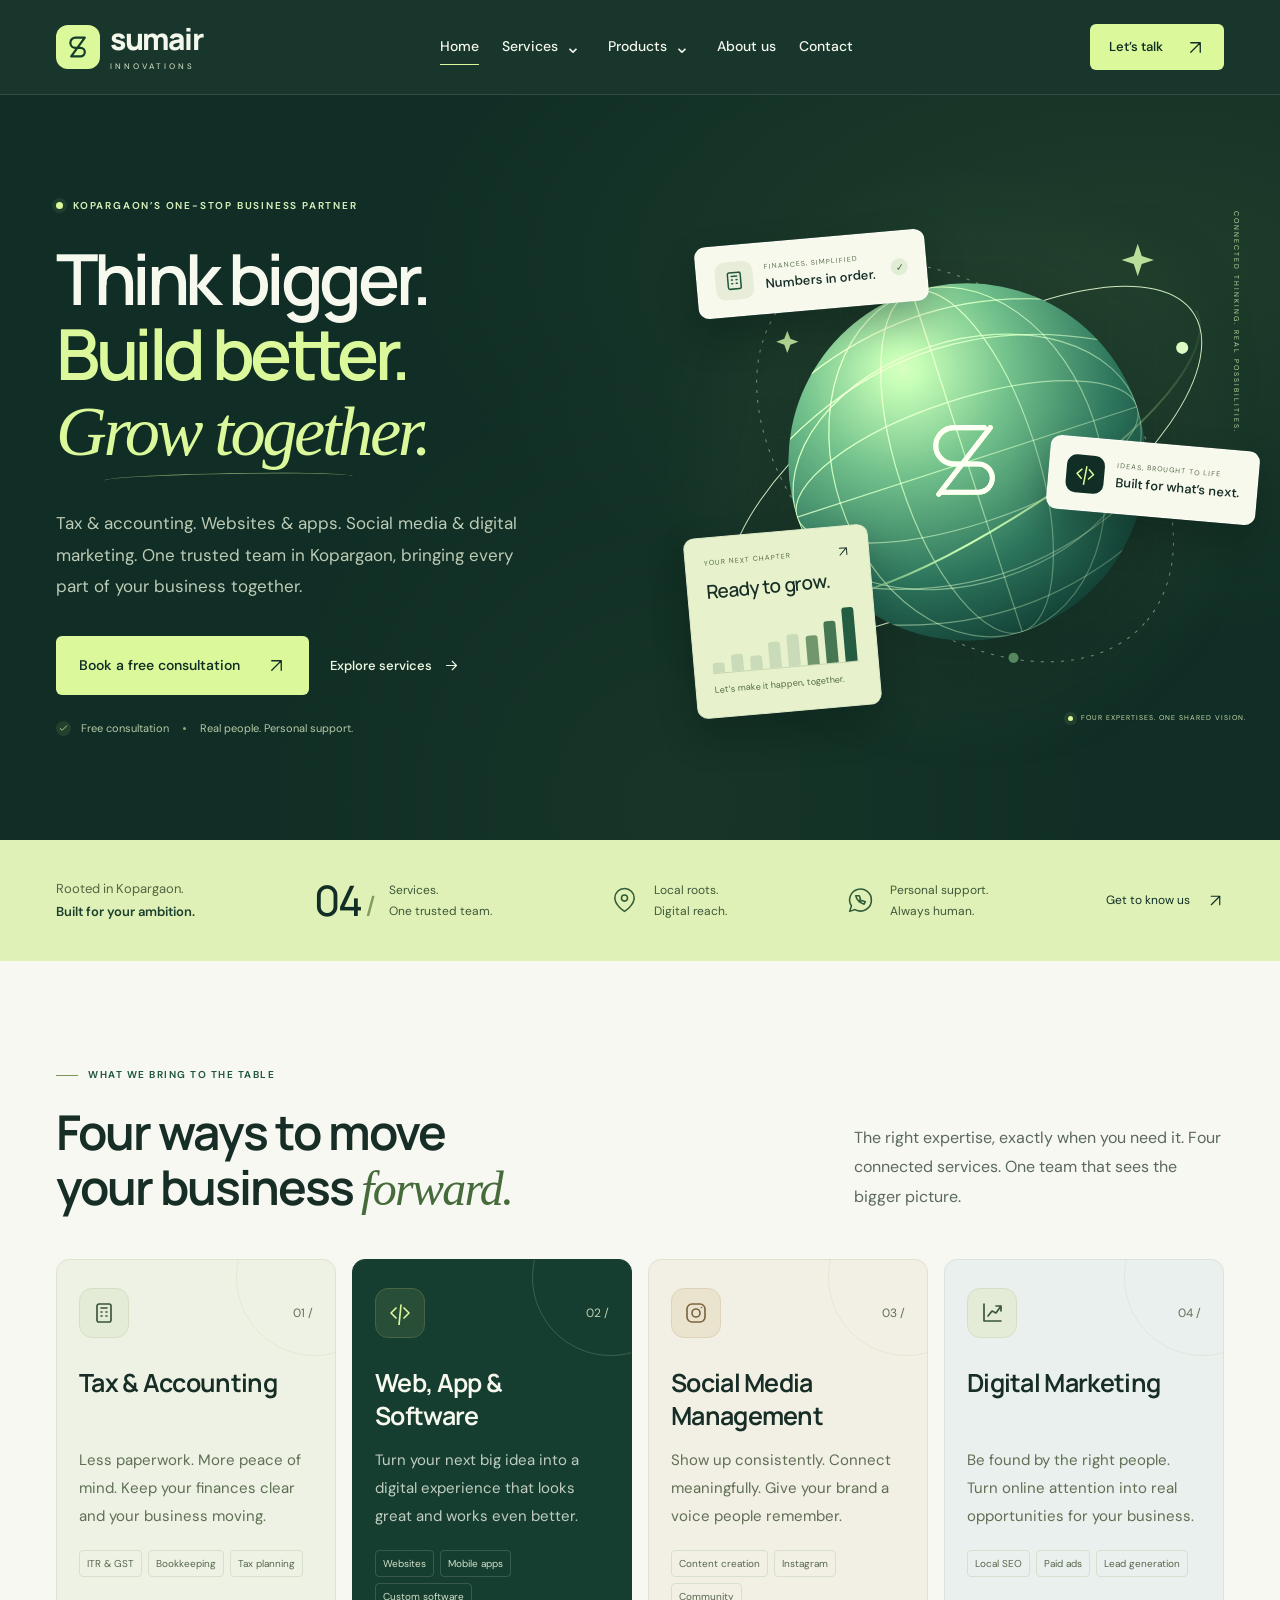
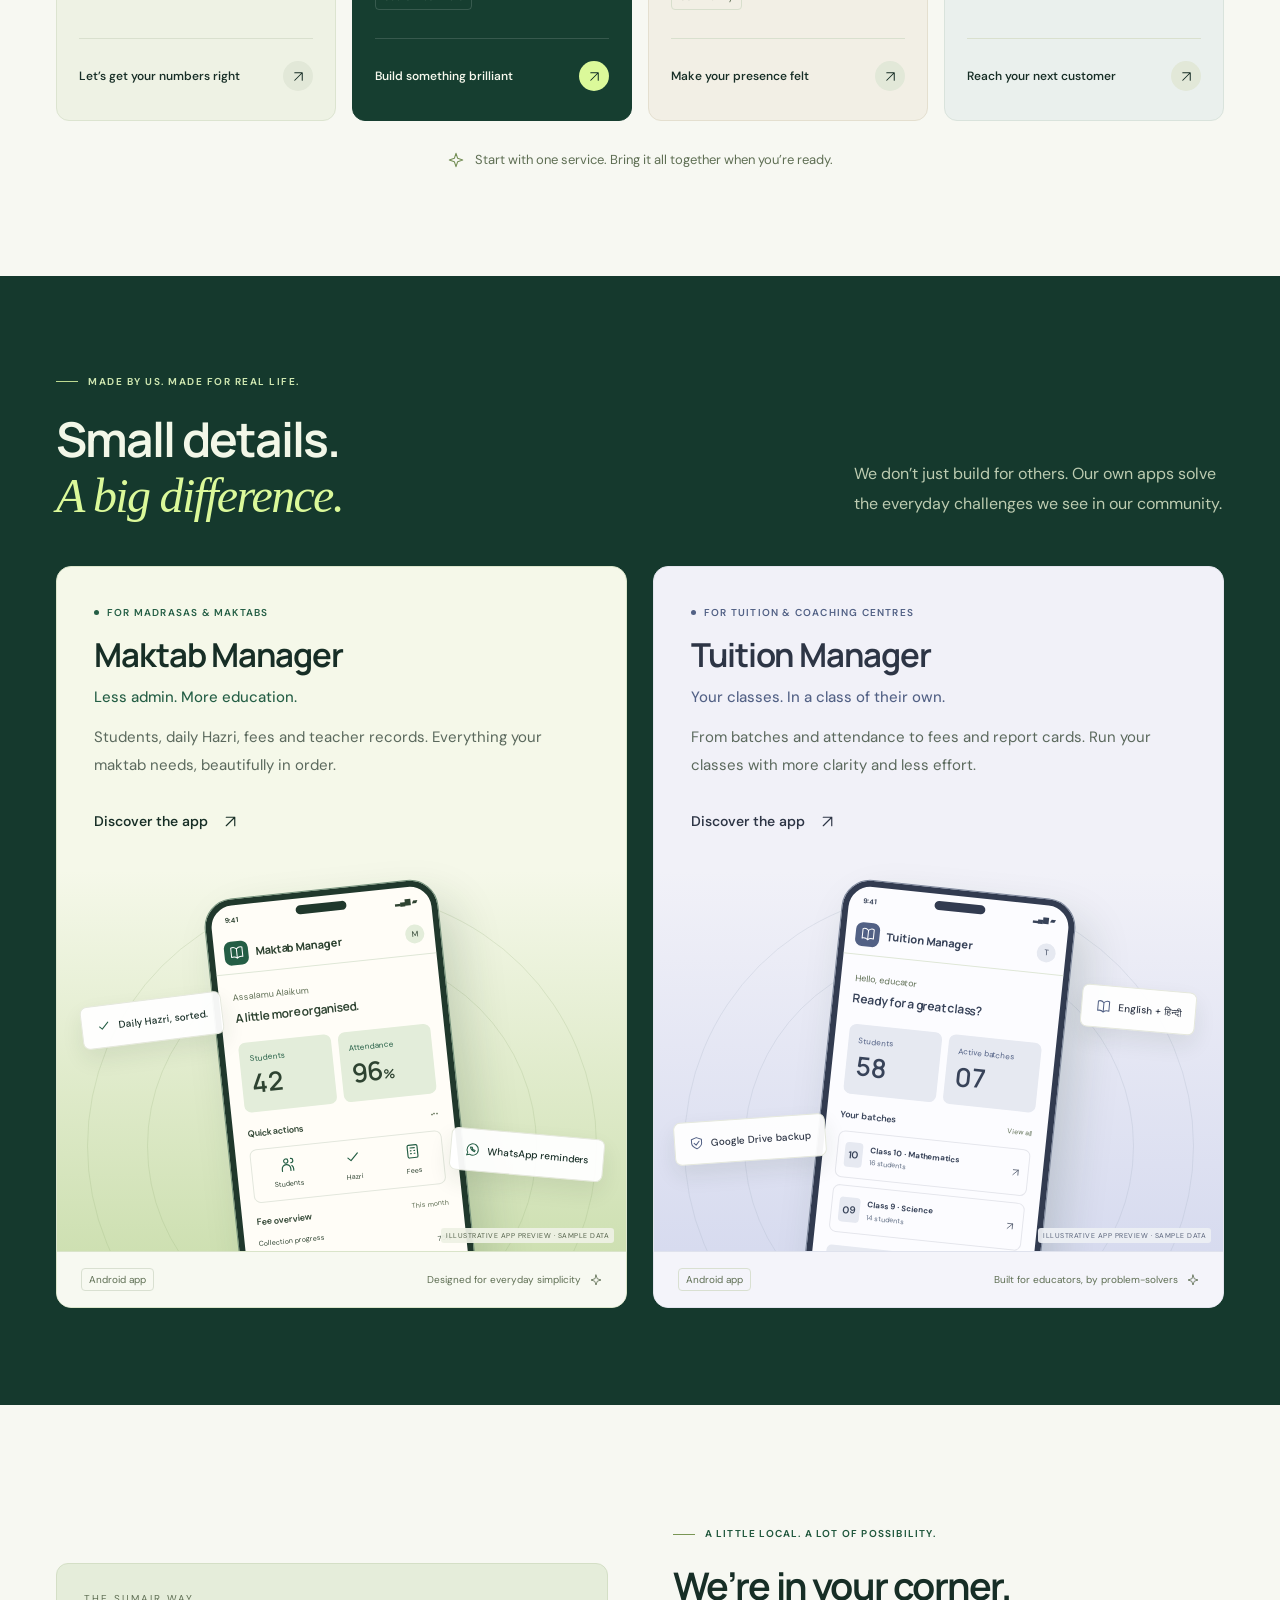
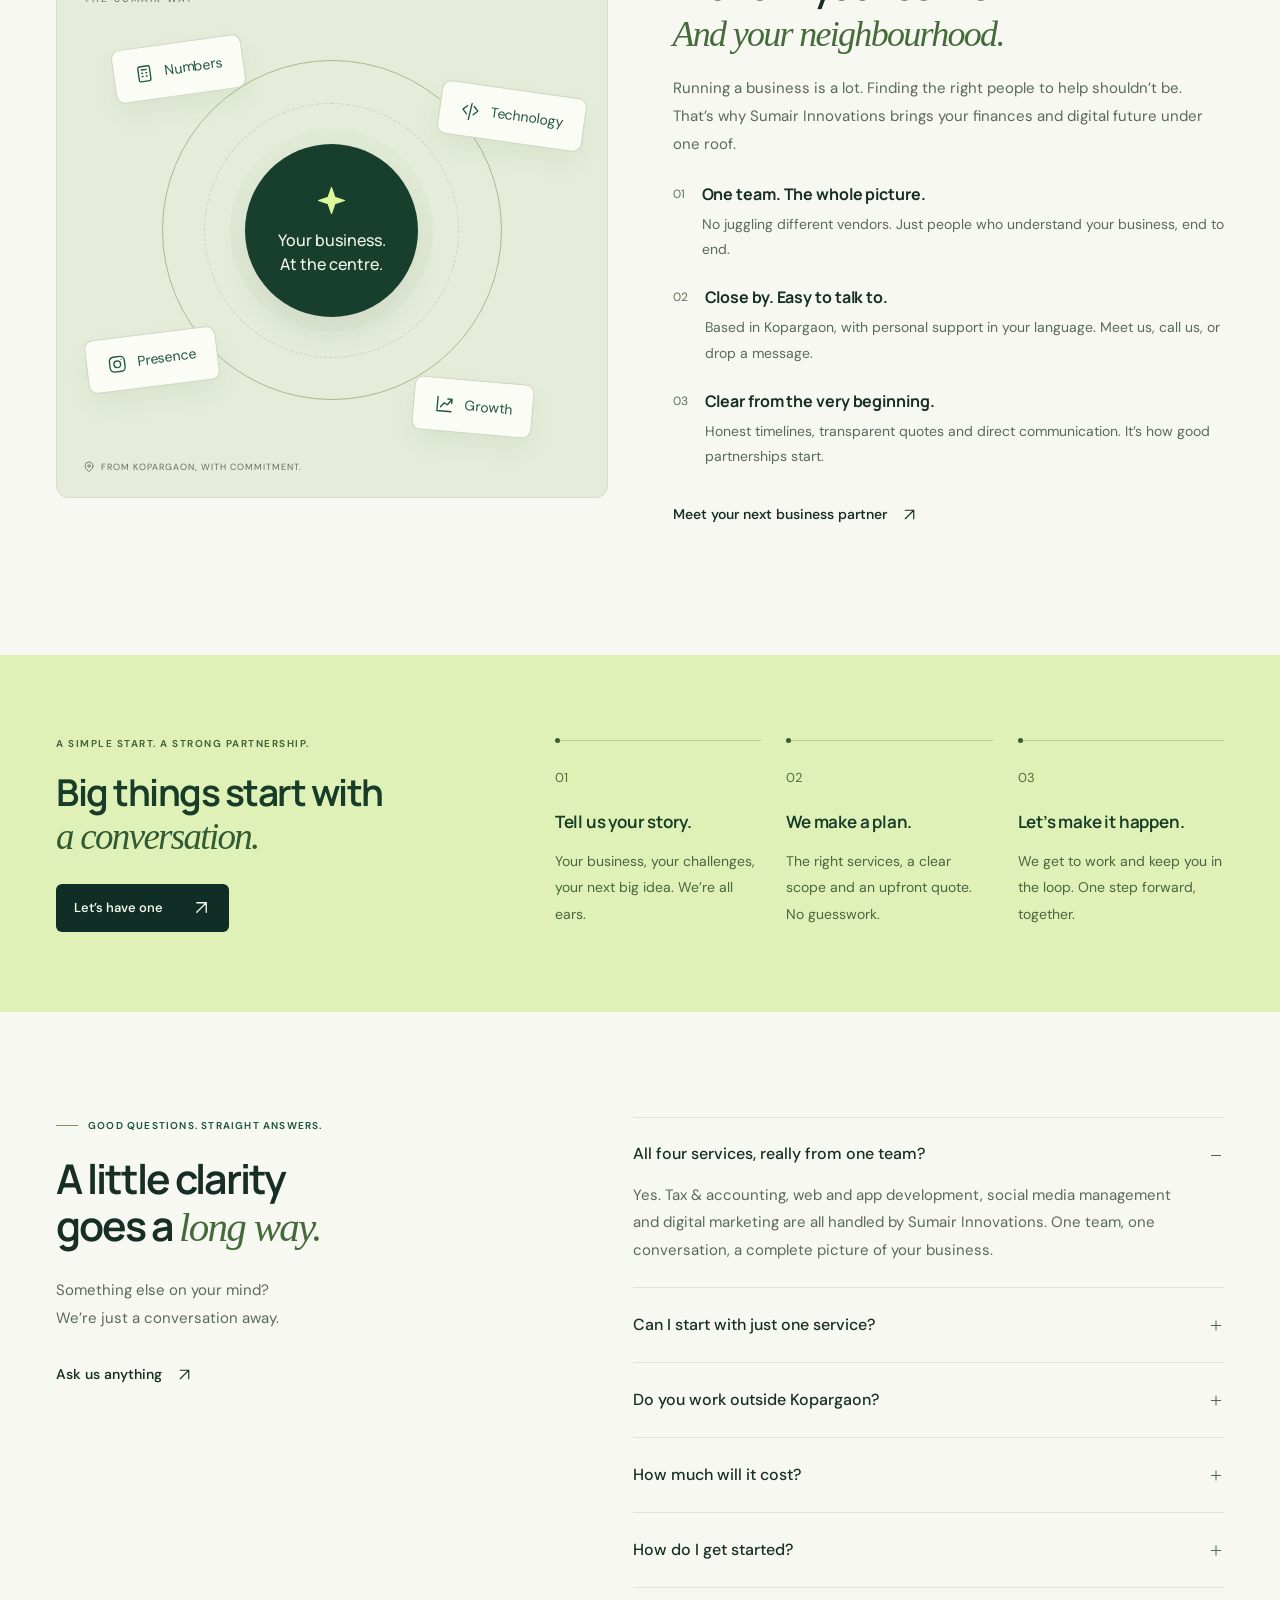
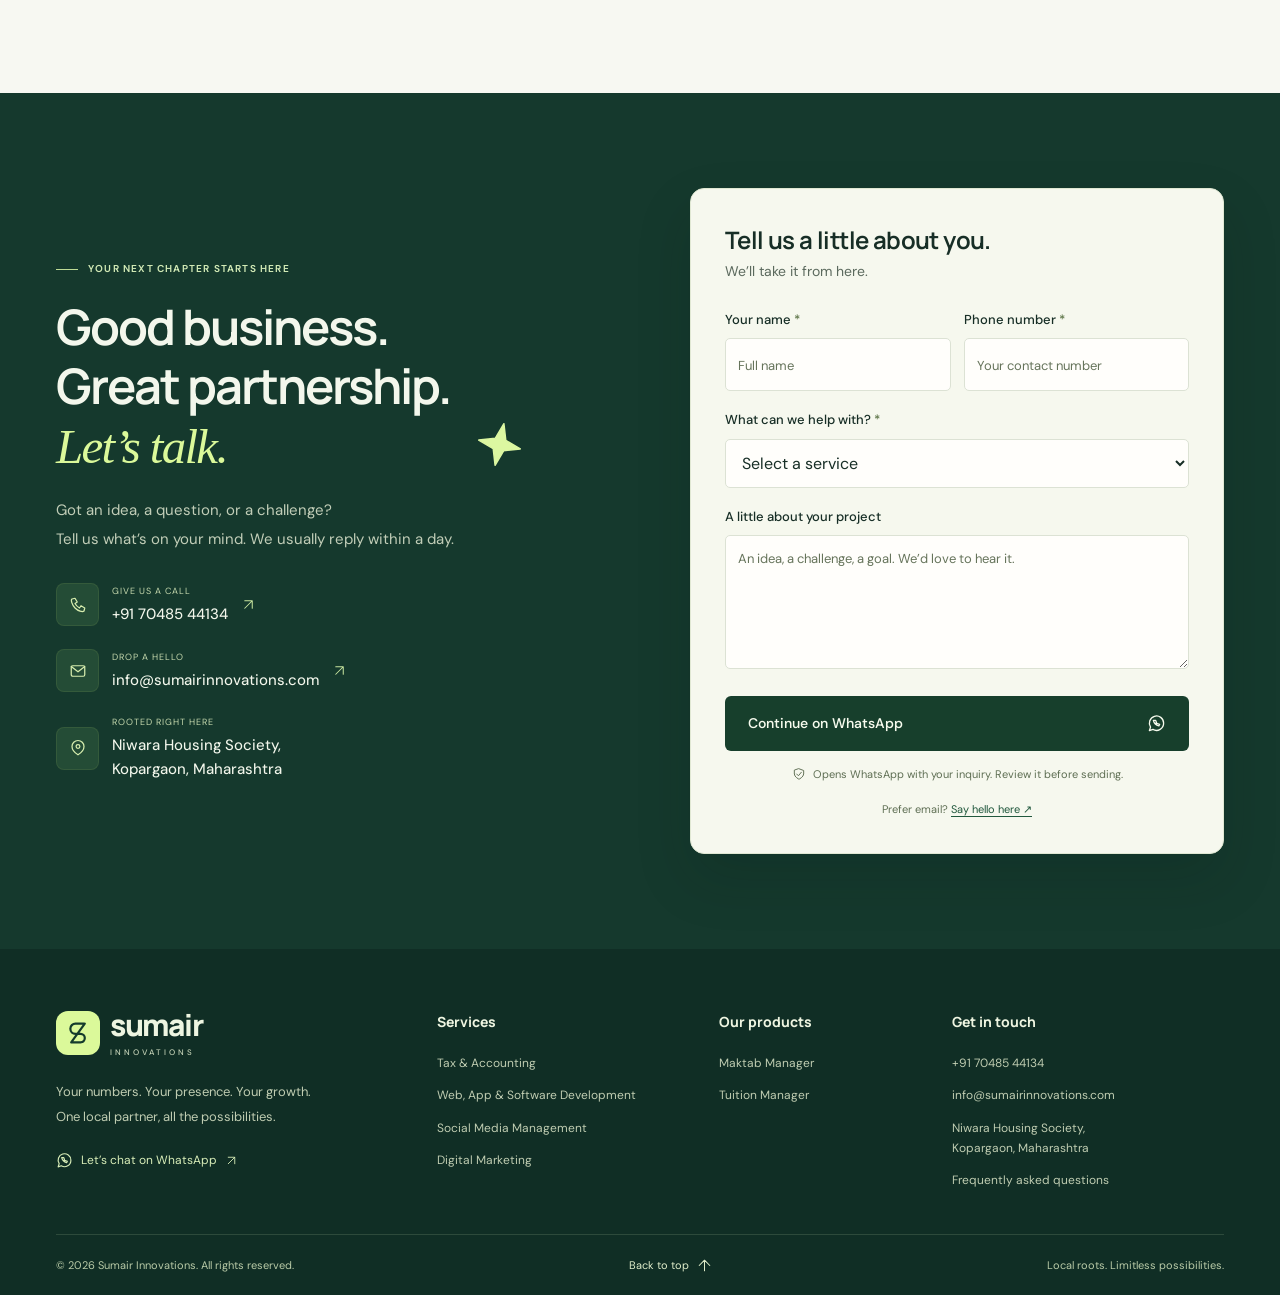
<file: index.html>
<!DOCTYPE html>
<html lang="en"><head><meta charset="UTF-8"><meta name="viewport" content="width=device-width,initial-scale=1"><meta name="theme-color" content="#102e25"><meta name="description" content="One local team for tax &amp; accounting, web development, social media and digital marketing. Sumair Innovations, Kopargaon."><title>Sumair Innovations — A little local. A lot of possibility.</title><link rel="icon" href="assets/favicon.svg" type="image/svg+xml"><link rel="stylesheet" href="assets/styles.css"></head>
<body class="home-page" data-page-path="index.html"><svg class="svg-library" aria-hidden="true" xmlns="http://www.w3.org/2000/svg"><defs>
<symbol id="i-arrow" viewBox="0 0 24 24"><path d="M5 12h14m-6-6 6 6-6 6"/></symbol>
<symbol id="i-up" viewBox="0 0 24 24"><path d="M6 18 18 6M6 6h12v12"/></symbol>
<symbol id="i-check" viewBox="0 0 24 24"><path d="m5 12 4 4L19 6"/></symbol>
<symbol id="i-code" viewBox="0 0 24 24"><path d="m8 7-5 5 5 5m8-10 5 5-5 5m-3-13-2 20"/></symbol>
<symbol id="i-chart" viewBox="0 0 24 24"><path d="M4 3v17h17M8 15l4-5 4 2 5-7M16 5h5v5"/></symbol>
<symbol id="i-tax" viewBox="0 0 24 24"><rect x="5" y="3" width="14" height="18" rx="2"/><path d="M9 7h6M9 11h1m4 0h1m-6 4h1m4 0h1"/></symbol>
<symbol id="i-social" viewBox="0 0 24 24"><rect x="3" y="3" width="18" height="18" rx="5"/><circle cx="12" cy="12" r="4"/><path d="M17.5 6.5h.01"/></symbol>
<symbol id="i-pin" viewBox="0 0 24 24"><path d="M20 10c0 6-8 11-8 11S4 16 4 10a8 8 0 1 1 16 0Z"/><circle cx="12" cy="10" r="2.5"/></symbol>
<symbol id="i-phone" viewBox="0 0 24 24"><path d="m8 3-4 1c-2 1 0 8 4 12s10 6 12 4l1-4-5-3-2 3a15 15 0 0 1-6-6l3-2Z"/></symbol>
<symbol id="i-mail" viewBox="0 0 24 24"><rect x="3" y="5" width="18" height="14" rx="2"/><path d="m3 6 9 7 9-7"/></symbol>
<symbol id="i-chat" viewBox="0 0 24 24"><path d="M21 11.5a9 9 0 0 1-13.5 8L3 21l1.5-4.5A9 9 0 1 1 21 11.5Z"/><path d="M8 8c1 4 3 6 7 7l1-2-3-1-1 1-1-1 1-1-1-3Z"/></symbol>
<symbol id="i-star" viewBox="0 0 24 24"><path d="m12 2 2.5 7.5L22 12l-7.5 2.5L12 22l-2.5-7.5L2 12l7.5-2.5Z"/></symbol>
<symbol id="i-book" viewBox="0 0 24 24"><path d="M12 6C9 3 5 3 3 4v15c3-1 6-1 9 2 3-3 6-3 9-2V4c-2-1-6-1-9 2Zm0 0v15"/></symbol>
<symbol id="i-users" viewBox="0 0 24 24"><circle cx="9" cy="7" r="3"/><path d="M3 21v-3a6 6 0 0 1 12 0v3m1-17a3 3 0 0 1 0 6m3 11v-3a6 6 0 0 0-2-4"/></symbol>
<symbol id="i-shield" viewBox="0 0 24 24"><path d="m12 3 8 3v6c0 5-8 9-8 9s-8-4-8-9V6Z"/><path d="m8 12 3 3 5-6"/></symbol>
<symbol id="i-grid" viewBox="0 0 24 24"><rect x="3" y="3" width="7" height="7" rx="1"/><rect x="14" y="3" width="7" height="7" rx="1"/><rect x="3" y="14" width="7" height="7" rx="1"/><rect x="14" y="14" width="7" height="7" rx="1"/></symbol>
</defs></svg>
<a class="skip-link" href="#main">Skip to content</a><header class="header" id="top"><nav class="nav container" aria-label="Main navigation"><a href="index.html" class="brand" aria-label="Sumair Innovations home"><span class="brand-mark" aria-hidden="true"><svg viewBox="0 0 40 40"><path d="M27 9H17a6 6 0 0 0 0 12h6a5 5 0 0 1 0 10H13M28 9 12 31"/></svg></span><span>sumair<span class="brand-sub">INNOVATIONS</span></span></a><div class="nav-links" id="navigation"><a href="index.html">Home</a><div class="nav-group"><a href="index.html#services">Services</a><button class="submenu-toggle" aria-label="Show services" aria-expanded="false" aria-controls="service-submenu"><span aria-hidden="true">⌄</span></button><div class="nav-submenu" id="service-submenu"><a href="services/tax-accounting.html"><svg class="icon" aria-hidden="true"><use href="#i-tax"/></svg><span>Tax &amp; Accounting</span><svg class="icon" aria-hidden="true"><use href="#i-up"/></svg></a><a href="services/web-app-development.html"><svg class="icon" aria-hidden="true"><use href="#i-code"/></svg><span>Web, App &amp; Software Development</span><svg class="icon" aria-hidden="true"><use href="#i-up"/></svg></a><a href="services/social-media-management.html"><svg class="icon" aria-hidden="true"><use href="#i-social"/></svg><span>Social Media Management</span><svg class="icon" aria-hidden="true"><use href="#i-up"/></svg></a><a href="services/digital-marketing.html"><svg class="icon" aria-hidden="true"><use href="#i-chart"/></svg><span>Digital Marketing</span><svg class="icon" aria-hidden="true"><use href="#i-up"/></svg></a></div></div><div class="nav-group"><a href="index.html#products">Products</a><button class="submenu-toggle" aria-label="Show products" aria-expanded="false" aria-controls="product-submenu"><span aria-hidden="true">⌄</span></button><div class="nav-submenu" id="product-submenu"><a href="products/maktab-manager.html"><svg class="icon" aria-hidden="true"><use href="#i-book"/></svg><span>Maktab Manager</span><svg class="icon" aria-hidden="true"><use href="#i-up"/></svg></a><a href="products/tuition-manager.html"><svg class="icon" aria-hidden="true"><use href="#i-book"/></svg><span>Tuition Manager</span><svg class="icon" aria-hidden="true"><use href="#i-up"/></svg></a></div></div><a href="index.html#about">About us</a><a href="index.html#contact">Contact</a></div><a class="button button-lime nav-contact" href="#contact">Let’s talk <svg class="icon" aria-hidden="true"><use href="#i-up"/></svg></a><button class="menu-toggle" aria-label="Open navigation" aria-controls="navigation" aria-expanded="false"><span></span><span></span></button></nav></header><main id="main"><section class="hero"><div class="container hero-grid"><div class="hero-copy">
<p class="eyebrow"><span class="status-dot"></span> KOPARGAON’S ONE-STOP BUSINESS PARTNER</p>
<h1 id="hero-title">Think bigger.<br><span>Build better.</span><br><em>Grow together.</em></h1>
<p class="hero-description">Tax &amp; accounting. Websites &amp; apps. Social media &amp; digital marketing. One trusted team in Kopargaon, bringing every part of your business together.</p>
<div class="hero-actions"><a class="button button-lime" href="#contact">Book a free consultation <svg class="icon" aria-hidden="true"><use href="#i-up"/></svg></a><a class="text-link" href="#services">Explore services <svg class="icon" aria-hidden="true"><use href="#i-arrow"/></svg></a></div>
<p class="hero-note"><span class="small-check"><svg class="icon" aria-hidden="true"><use href="#i-check"/></svg></span> Free consultation <span class="note-separator"></span> Real people. Personal support.</p>
</div><div class="hero-art" role="img" aria-label="A green globe connects tax, technology and business growth.">
<div class="art-grid"></div><span class="art-coordinate">CONNECTED THINKING. REAL POSSIBILITIES.</span>
<svg class="globe" viewBox="0 0 600 610" fill="none" aria-hidden="true">
<defs>
<radialGradient id="globe-fill" cx=".32" cy=".24" r=".85"><stop stop-color="#afdb9b"/><stop offset=".35" stop-color="#5b9f71"/><stop offset=".7" stop-color="#22604b"/><stop offset="1" stop-color="#0b3028"/></radialGradient>
<linearGradient id="globe-line" x1="200" y1="160" x2="470" y2="500" gradientUnits="userSpaceOnUse"><stop stop-color="#e5f9bb" stop-opacity=".7"/><stop offset="1" stop-color="#d5efbd" stop-opacity=".08"/></linearGradient>
<linearGradient id="orbit-line"><stop stop-color="#377754" stop-opacity=".08"/><stop offset=".5" stop-color="#a8d691"/><stop offset="1" stop-color="#8fac70" stop-opacity=".1"/></linearGradient>
<clipPath id="globe-clip"><circle cx="303" cy="300" r="177"/></clipPath>
</defs>
<ellipse cx="301" cy="300" rx="270" ry="111" stroke="#aabd9b" stroke-width="1" transform="rotate(-33 301 300)"/>
<ellipse cx="301" cy="300" rx="239" ry="157" stroke="#aabd9b" stroke-opacity=".5" stroke-dasharray="3 7" transform="rotate(42 301 300)"/>
<circle cx="303" cy="300" r="177" fill="url(#globe-fill)"/>
<g clip-path="url(#globe-clip)" stroke="url(#globe-line)" stroke-width="1.2" transform="rotate(-18 303 300)"><ellipse cx="303" cy="300" rx="132" ry="177"/><ellipse cx="303" cy="300" rx="69" ry="177"/><path d="M303 123v354"/><ellipse cx="303" cy="300" rx="177" ry="62"/><ellipse cx="303" cy="300" rx="177" ry="120"/><path d="M119 300h368M140 226q164-84 326 0M140 374q164 84 326 0M181 170q124-45 244 0M181 430q124 45 244 0"/></g>
<path d="M76 428c72 36 183-14 296-87 112-73 178-150 158-191" stroke="url(#orbit-line)" stroke-width="2"/>
<circle cx="77" cy="428" r="8" fill="#a2ca83"/><circle cx="77" cy="428" r="14" stroke="#a2ca83" stroke-opacity=".15" stroke-width="6"/><circle cx="516" cy="187" r="6" fill="#b4cda0"/><circle cx="349" cy="494" r="5" fill="#466f4d"/>
<path d="m472 84 4 12 12 4-12 4-4 12-4-12-12-4 12-4Z" fill="#96b77b"/><path d="m125 170 3 8 8 3-8 3-3 8-3-8-8-3 8-3Z" fill="#96b77b"/>
<g transform="translate(267 266)" stroke="#e5f4c8" stroke-width="5" stroke-linecap="round"><path d="M53 0H23a18 18 0 0 0 0 36h24a14 14 0 0 1 0 28H12M59 0 8 66"/></g></svg>
<div class="orbit-card orbit-tax"><span class="orbit-icon"><svg class="icon" aria-hidden="true"><use href="#i-tax"/></svg></span><div><small>FINANCES, SIMPLIFIED</small><strong>Numbers in order.</strong></div><span class="mini-tick">✓</span></div>
<div class="orbit-card orbit-web"><span class="orbit-icon dark"><svg class="icon" aria-hidden="true"><use href="#i-code"/></svg></span><div><small>IDEAS, BROUGHT TO LIFE</small><strong>Built for what’s next.</strong></div></div>
<div class="orbit-card orbit-growth"><div class="growth-top"><span>YOUR NEXT CHAPTER</span><svg class="icon" aria-hidden="true"><use href="#i-up"/></svg></div><strong>Ready to grow.</strong><div class="growth-bars"><i></i><i></i><i></i><i></i><i></i><i></i><i></i><i></i></div><small>Let’s make it happen, together.</small></div>
<div class="art-caption"><span class="status-dot"></span> FOUR EXPERTISES. ONE SHARED VISION.</div></div>
</div></section>
<div class="trust-strip"><div class="container trust-inner"><p>Rooted in Kopargaon.<br><strong>Built for your ambition.</strong></p><div><strong>04<span> /</span></strong><span>Services.<br>One trusted team.</span></div><div><svg class="icon" aria-hidden="true"><use href="#i-pin"/></svg><span>Local roots.<br>Digital reach.</span></div><div><svg class="icon" aria-hidden="true"><use href="#i-chat"/></svg><span>Personal support.<br>Always human.</span></div><a href="#about">Get to know us <svg class="icon" aria-hidden="true"><use href="#i-up"/></svg></a></div></div>
<section class="section container" id="services"><div class="section-heading reveal"><div><p class="eyebrow"><span class="label-line"></span> WHAT WE BRING TO THE TABLE</p><h2>Four ways to move<br>your business <em>forward.</em></h2></div><p class="section-description">The right expertise, exactly when you need it. Four connected services. One team that sees the bigger picture.</p></div><div class="service-grid"><article class="service-card service-tax reveal"><div class="card-top"><span class="service-icon"><svg class="icon" aria-hidden="true"><use href="#i-tax"/></svg></span><span class="card-number">01 /</span></div><h3>Tax &amp; Accounting</h3><p>Less paperwork. More peace of mind. Keep your finances clear and your business moving.</p><ul class="service-tags"><li>ITR &amp; GST</li><li>Bookkeeping</li><li>Tax planning</li></ul><a class="card-link" href="services/tax-accounting.html">Let’s get your numbers right<span><svg class="icon" aria-hidden="true"><use href="#i-up"/></svg></span></a></article><article class="service-card service-web reveal"><div class="card-top"><span class="service-icon"><svg class="icon" aria-hidden="true"><use href="#i-code"/></svg></span><span class="card-number">02 /</span></div><h3>Web, App &amp; Software</h3><p>Turn your next big idea into a digital experience that looks great and works even better.</p><ul class="service-tags"><li>Websites</li><li>Mobile apps</li><li>Custom software</li></ul><a class="card-link" href="services/web-app-development.html">Build something brilliant<span><svg class="icon" aria-hidden="true"><use href="#i-up"/></svg></span></a></article><article class="service-card service-social reveal"><div class="card-top"><span class="service-icon"><svg class="icon" aria-hidden="true"><use href="#i-social"/></svg></span><span class="card-number">03 /</span></div><h3>Social Media Management</h3><p>Show up consistently. Connect meaningfully. Give your brand a voice people remember.</p><ul class="service-tags"><li>Content creation</li><li>Instagram</li><li>Community</li></ul><a class="card-link" href="services/social-media-management.html">Make your presence felt<span><svg class="icon" aria-hidden="true"><use href="#i-up"/></svg></span></a></article><article class="service-card service-marketing reveal"><div class="card-top"><span class="service-icon"><svg class="icon" aria-hidden="true"><use href="#i-chart"/></svg></span><span class="card-number">04 /</span></div><h3>Digital Marketing</h3><p>Be found by the right people. Turn online attention into real opportunities for your business.</p><ul class="service-tags"><li>Local SEO</li><li>Paid ads</li><li>Lead generation</li></ul><a class="card-link" href="services/digital-marketing.html">Reach your next customer<span><svg class="icon" aria-hidden="true"><use href="#i-up"/></svg></span></a></article></div><p class="services-footnote"><svg class="icon" aria-hidden="true"><use href="#i-star"/></svg> Start with one service. Bring it all together when you’re ready.</p></section>
<section class="products-section" id="products"><div class="container"><div class="section-heading reveal"><div><p class="eyebrow"><span class="label-line"></span> MADE BY US. MADE FOR REAL LIFE.</p><h2>Small details.<br><em>A big difference.</em></h2></div><p class="section-description">We don’t just build for others. Our own apps solve the everyday challenges we see in our community.</p></div><div class="products-grid"><article class="product-card theme-maktab reveal"><div class="product-copy"><span class="product-category"><span></span>FOR MADRASAS & MAKTABS</span><h3>Maktab Manager<span>Less admin. More education.</span></h3><p>Students, daily Hazri, fees and teacher records. Everything your maktab needs, beautifully in order.</p><a class="text-link" href="products/maktab-manager.html">Discover the app <svg class="icon" aria-hidden="true"><use href="#i-up"/></svg></a></div><div class="product-art maktab-art" role="img" aria-label="Illustrative Maktab Manager app preview with sample data"><div class="product-ring"></div><div class="product-ring outer"></div><span class="floating-feature feature-left"><svg class="icon" aria-hidden="true"><use href="#i-check"/></svg>Daily Hazri, sorted.</span><span class="floating-feature feature-right"><svg class="icon" aria-hidden="true"><use href="#i-chat"/></svg>WhatsApp reminders</span><div class="phone"><div class="phone-camera"></div><div class="phone-status"><span>9:41</span><span>▂▄▆ ▰</span></div><div class="phone-app-header"><span class="app-icon"><svg class="icon" aria-hidden="true"><use href="#i-book"/></svg></span><strong>Maktab Manager</strong><span class="phone-profile">M</span></div><div class="phone-body"><small>Assalamu Alaikum</small><h4>A little more organised.</h4><div class="phone-stat-row"><div><span>Students</span><strong>42</strong></div><div><span>Attendance</span><strong>96<small>%</small></strong></div></div><div class="phone-section-title">Quick actions <span>•••</span></div><div class="phone-actions"><span><svg class="icon" aria-hidden="true"><use href="#i-users"/></svg>Students</span><span><svg class="icon" aria-hidden="true"><use href="#i-check"/></svg>Hazri</span><span><svg class="icon" aria-hidden="true"><use href="#i-tax"/></svg>Fees</span></div><div class="phone-section-title">Fee overview <span>This month</span></div><div class="phone-fee"><span>Collection progress<strong>₹18,000 <small>/ ₹24,000</small></strong></span><span>75%</span></div><div class="phone-progress"><span></span></div><div class="phone-bottom"><span><svg class="icon" aria-hidden="true"><use href="#i-grid"/></svg>Home</span><span><svg class="icon" aria-hidden="true"><use href="#i-users"/></svg>Students</span><span><svg class="icon" aria-hidden="true"><use href="#i-tax"/></svg>Fees</span></div></div></div><span class="preview-label">ILLUSTRATIVE APP PREVIEW · SAMPLE DATA</span></div><div class="product-footer"><span>Android app</span><span>Designed for everyday simplicity <svg class="icon" aria-hidden="true"><use href="#i-star"/></svg></span></div></article><article class="product-card theme-tuition reveal"><div class="product-copy"><span class="product-category"><span></span>FOR TUITION & COACHING CENTRES</span><h3>Tuition Manager<span>Your classes. In a class of their own.</span></h3><p>From batches and attendance to fees and report cards. Run your classes with more clarity and less effort.</p><a class="text-link" href="products/tuition-manager.html">Discover the app <svg class="icon" aria-hidden="true"><use href="#i-up"/></svg></a></div><div class="product-art tuition-art" role="img" aria-label="Illustrative Tuition Manager app preview with sample data"><div class="product-ring"></div><div class="product-ring outer"></div><span class="floating-feature feature-left"><svg class="icon" aria-hidden="true"><use href="#i-shield"/></svg>Google Drive backup</span><span class="floating-feature feature-right"><svg class="icon" aria-hidden="true"><use href="#i-book"/></svg>English + हिन्दी</span><div class="phone"><div class="phone-camera"></div><div class="phone-status"><span>9:41</span><span>▂▄▆ ▰</span></div><div class="phone-app-header"><span class="app-icon"><svg class="icon" aria-hidden="true"><use href="#i-book"/></svg></span><strong>Tuition Manager</strong><span class="phone-profile">T</span></div><div class="phone-body"><small>Hello, educator</small><h4>Ready for a great class?</h4><div class="phone-stat-row"><div><span>Students</span><strong>58</strong></div><div><span>Active batches</span><strong>07</strong></div></div><div class="phone-section-title">Your batches <span>View all</span></div><div class="batch-row"><span class="batch-icon">10</span><div><strong>Class 10 · Mathematics</strong><small>16 students</small></div><svg class="icon" aria-hidden="true"><use href="#i-up"/></svg></div><div class="batch-row"><span class="batch-icon">09</span><div><strong>Class 9 · Science</strong><small>14 students</small></div><svg class="icon" aria-hidden="true"><use href="#i-up"/></svg></div><div class="attendance-pill"><svg class="icon" aria-hidden="true"><use href="#i-check"/></svg> Attendance marked. You’re all set.</div><div class="phone-bottom"><span><svg class="icon" aria-hidden="true"><use href="#i-grid"/></svg>Home</span><span><svg class="icon" aria-hidden="true"><use href="#i-users"/></svg>Batches</span><span><svg class="icon" aria-hidden="true"><use href="#i-book"/></svg>Marks</span></div></div></div><span class="preview-label">ILLUSTRATIVE APP PREVIEW · SAMPLE DATA</span></div><div class="product-footer"><span>Android app</span><span>Built for educators, by problem-solvers <svg class="icon" aria-hidden="true"><use href="#i-star"/></svg></span></div></article></div></div></section>
<section class="section container about-section" id="about"><div class="about-art reveal"><span class="about-art-label">THE SUMAIR WAY</span><div class="about-orbit"></div><div class="about-orbit inner"></div><div class="about-center"><svg class="icon" aria-hidden="true"><use href="#i-star"/></svg><span>Your business.<br>At the centre.</span></div><div class="about-chip chip-a"><svg class="icon" aria-hidden="true"><use href="#i-tax"/></svg>Numbers</div><div class="about-chip chip-b"><svg class="icon" aria-hidden="true"><use href="#i-code"/></svg>Technology</div><div class="about-chip chip-c"><svg class="icon" aria-hidden="true"><use href="#i-social"/></svg>Presence</div><div class="about-chip chip-d"><svg class="icon" aria-hidden="true"><use href="#i-chart"/></svg>Growth</div><div class="about-art-footer"><svg class="icon" aria-hidden="true"><use href="#i-pin"/></svg> FROM KOPARGAON, WITH COMMITMENT.</div></div><div class="about-copy reveal"><p class="eyebrow"><span class="label-line"></span> A LITTLE LOCAL. A LOT OF POSSIBILITY.</p><h2>We’re in your corner.<br><em>And your neighbourhood.</em></h2><p>Running a business is a lot. Finding the right people to help shouldn’t be. That’s why Sumair Innovations brings your finances and digital future under one roof.</p><div class="reason"><span>01</span><div><h3>One team. The whole picture.</h3><p>No juggling different vendors. Just people who understand your business, end to end.</p></div></div><div class="reason"><span>02</span><div><h3>Close by. Easy to talk to.</h3><p>Based in Kopargaon, with personal support in your language. Meet us, call us, or drop a message.</p></div></div><div class="reason"><span>03</span><div><h3>Clear from the very beginning.</h3><p>Honest timelines, transparent quotes and direct communication. It’s how good partnerships start.</p></div></div><a class="text-link" href="#contact">Meet your next business partner <svg class="icon" aria-hidden="true"><use href="#i-up"/></svg></a></div></section>
<section class="process-section"><div class="container process-grid"><div class="process-heading reveal"><p class="eyebrow">A SIMPLE START. A STRONG PARTNERSHIP.</p><h2>Big things start with<br><em>a conversation.</em></h2><a href="#contact" class="button">Let’s have one <svg class="icon" aria-hidden="true"><use href="#i-up"/></svg></a></div><div class="process-steps"><div class="process-step reveal"><span>01</span><h3>Tell us your story.</h3><p>Your business, your challenges, your next big idea. We’re all ears.</p></div><div class="process-step reveal"><span>02</span><h3>We make a plan.</h3><p>The right services, a clear scope and an upfront quote. No guesswork.</p></div><div class="process-step reveal"><span>03</span><h3>Let’s make it happen.</h3><p>We get to work and keep you in the loop. One step forward, together.</p></div></div></div></section>
<section class="faq-section section container" id="faq"><div class="faq-intro reveal"><p class="eyebrow"><span class="label-line"></span> GOOD QUESTIONS. STRAIGHT ANSWERS.</p><h2>A little clarity<br>goes a <em>long way.</em></h2><p>Something else on your mind?<br>We’re just a conversation away.</p><a class="text-link" href="#contact">Ask us anything <svg class="icon" aria-hidden="true"><use href="#i-up"/></svg></a></div><div class="faq-list reveal"><details open><summary>All four services, really from one team?<span class="faq-plus" aria-hidden="true"></span></summary><p>Yes. Tax &amp; accounting, web and app development, social media management and digital marketing are all handled by Sumair Innovations. One team, one conversation, a complete picture of your business.</p></details><details ><summary>Can I start with just one service?<span class="faq-plus" aria-hidden="true"></span></summary><p>Absolutely. Every service is available individually, whether you need a single ITR filing or a new website. You can add other services whenever your business needs them.</p></details><details ><summary>Do you work outside Kopargaon?<span class="faq-plus" aria-hidden="true"></span></summary><p>We’re based in Kopargaon taluka and offer local, in-person support. Our technology and digital marketing services can also be delivered remotely, wherever your business is based.</p></details><details ><summary>How much will it cost?<span class="faq-plus" aria-hidden="true"></span></summary><p>Pricing depends on your requirements and the scope of work. Tell us what you have in mind and we’ll share a clear quote before starting. Your first consultation is free.</p></details><details ><summary>How do I get started?<span class="faq-plus" aria-hidden="true"></span></summary><p>Call us, message us on WhatsApp, or use the inquiry form below. We’ll arrange a free consultation to understand your needs and work out the next step together.</p></details></div></section>
<section class="contact-section" id="contact"><div class="container contact-grid"><div class="contact-copy reveal"><p class="eyebrow"><span class="label-line"></span> YOUR NEXT CHAPTER STARTS HERE</p><h2>Good business.<br>Great partnership.<br><em>Let’s talk.</em><svg class="icon" aria-hidden="true"><use href="#i-star"/></svg></h2><p>Got an idea, a question, or a challenge?<br>Tell us what’s on your mind. We usually reply within a day.</p><div class="contact-details"><a href="tel:+917048544134"><span class="contact-icon"><svg class="icon" aria-hidden="true"><use href="#i-phone"/></svg></span><span><small>GIVE US A CALL</small><strong>+91 70485 44134</strong></span><svg class="icon" aria-hidden="true"><use href="#i-up"/></svg></a><a href="mailto:info@sumairinnovations.com"><span class="contact-icon"><svg class="icon" aria-hidden="true"><use href="#i-mail"/></svg></span><span><small>DROP A HELLO</small><strong>info@sumairinnovations.com</strong></span><svg class="icon" aria-hidden="true"><use href="#i-up"/></svg></a><div><span class="contact-icon"><svg class="icon" aria-hidden="true"><use href="#i-pin"/></svg></span><span><small>ROOTED RIGHT HERE</small><strong>Niwara Housing Society,<br>Kopargaon, Maharashtra</strong></span></div></div></div>
 <form class="contact-form reveal" id="inquiry-form"><div class="form-title"><h3>Tell us a little about you.</h3><p>We’ll take it from here.</p></div><div class="form-row"><div class="field"><label for="name">Your name <span>*</span></label><input id="name" name="name" placeholder="Full name" autocomplete="name" maxlength="100" required></div><div class="field"><label for="phone">Phone number <span>*</span></label><input id="phone" name="phone" type="tel" placeholder="Your contact number" autocomplete="tel" pattern="[+0-9() .\-]{7,22}" minlength="7" maxlength="22" title="Enter a phone number with 7–15 digits; +, spaces, parentheses and hyphens are accepted." required></div></div><div class="field"><label for="service">What can we help with? <span>*</span></label><select id="service" name="service" required><option value="" disabled selected>Select a service</option><option >Tax &amp; Accounting</option><option >Web, App &amp; Software Development</option><option >Social Media Management</option><option >Digital Marketing</option><option >Maktab Manager</option><option >Tuition Manager</option><option>Not sure yet — let’s talk</option></select></div><div class="field"><label for="message">A little about your project</label><textarea id="message" name="message" rows="4" maxlength="2000" placeholder="An idea, a challenge, a goal. We’d love to hear it."></textarea></div><button type="submit" class="button form-submit">Continue on WhatsApp <svg class="icon" aria-hidden="true"><use href="#i-chat"/></svg></button><p class="form-note"><svg class="icon" aria-hidden="true"><use href="#i-shield"/></svg> Opens WhatsApp with your inquiry. Review it before sending.</p><p class="form-status" id="form-status" role="status" hidden></p><p class="form-email">Prefer email? <a href="mailto:info@sumairinnovations.com">Say hello here ↗</a></p></form></div></section>
</main><footer class="footer"><div class="container"><div class="footer-directory"><div class="footer-story"><a href="index.html" class="brand" aria-label="Sumair Innovations home"><span class="brand-mark" aria-hidden="true"><svg viewBox="0 0 40 40"><path d="M27 9H17a6 6 0 0 0 0 12h6a5 5 0 0 1 0 10H13M28 9 12 31"/></svg></span><span>sumair<span class="brand-sub">INNOVATIONS</span></span></a><p>Your numbers. Your presence. Your growth.<br>One local partner, all the possibilities.</p><a class="footer-whatsapp" href="https://wa.me/917048544134" target="_blank" rel="noopener noreferrer"><svg class="icon" aria-hidden="true"><use href="#i-chat"/></svg> Let’s chat on WhatsApp <svg class="icon" aria-hidden="true"><use href="#i-up"/></svg></a></div><div class="footer-column"><h3>Services</h3><a href="services/tax-accounting.html">Tax &amp; Accounting</a><a href="services/web-app-development.html">Web, App &amp; Software Development</a><a href="services/social-media-management.html">Social Media Management</a><a href="services/digital-marketing.html">Digital Marketing</a></div><div class="footer-column"><h3>Our products</h3><a href="products/maktab-manager.html">Maktab Manager</a><a href="products/tuition-manager.html">Tuition Manager</a></div><div class="footer-column"><h3>Get in touch</h3><a href="tel:+917048544134">+91 70485 44134</a><a href="mailto:info@sumairinnovations.com">info@sumairinnovations.com</a><p>Niwara Housing Society,<br>Kopargaon, Maharashtra</p><a href="index.html#faq">Frequently asked questions</a></div></div><div class="footer-bottom"><span>© <span id="year">2026</span> Sumair Innovations. All rights reserved.</span><a href="#top">Back to top <svg class="icon" aria-hidden="true"><use href="#i-up"/></svg></a><span>Local roots. Limitless possibilities.</span></div></div></footer><script src="assets/script.js"></script></body></html>
</file>
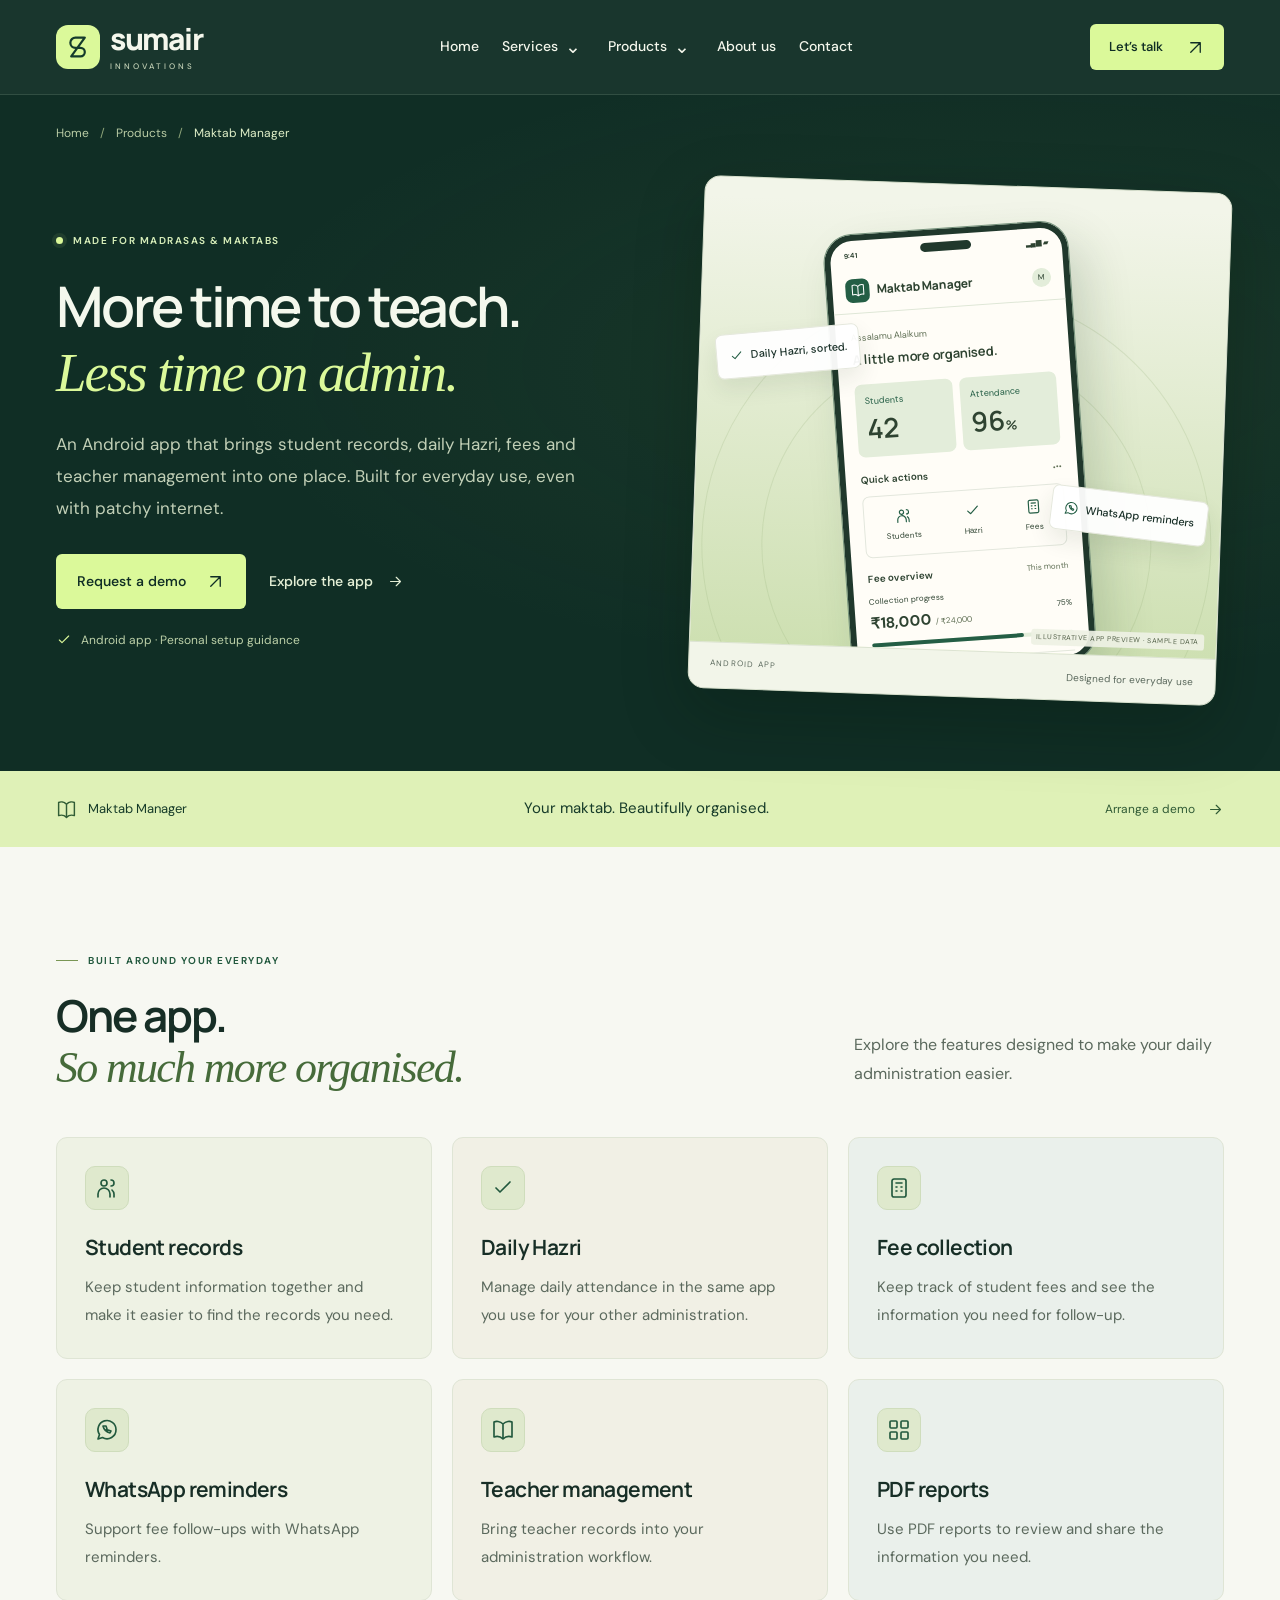
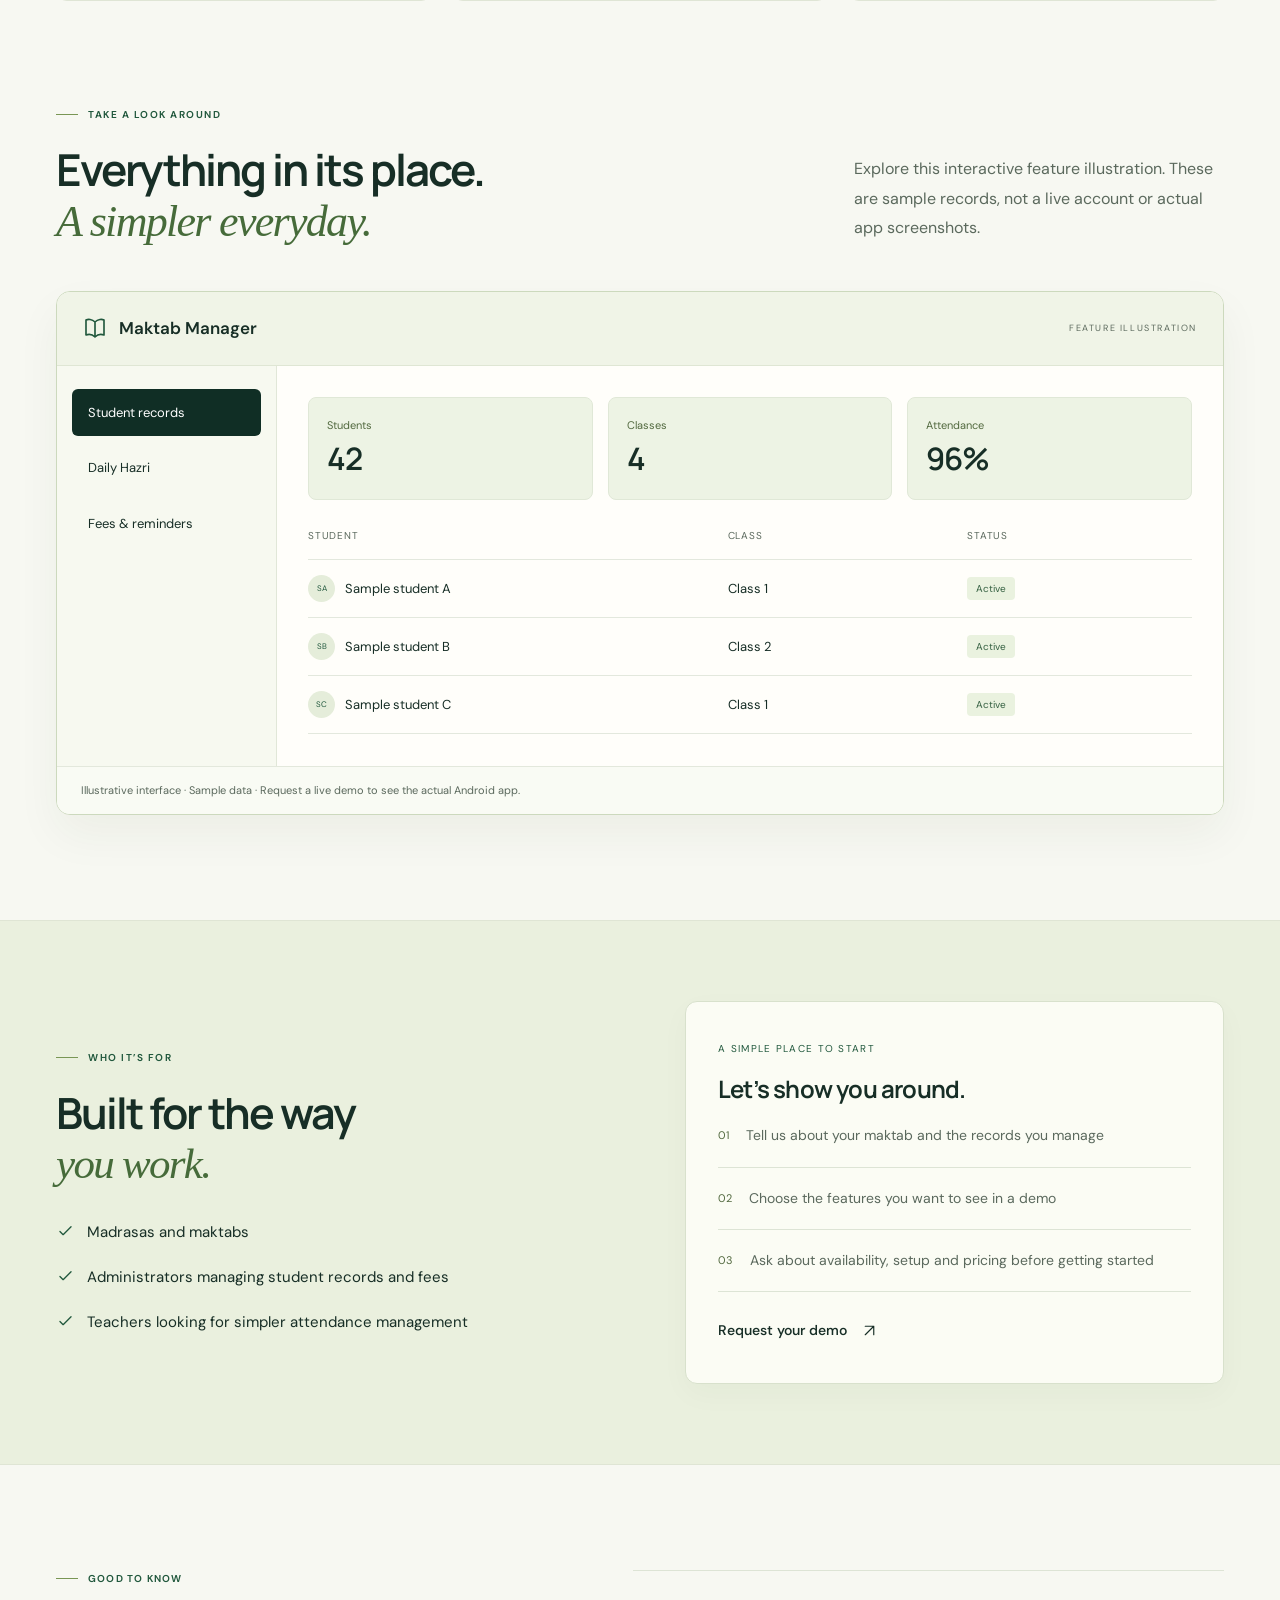
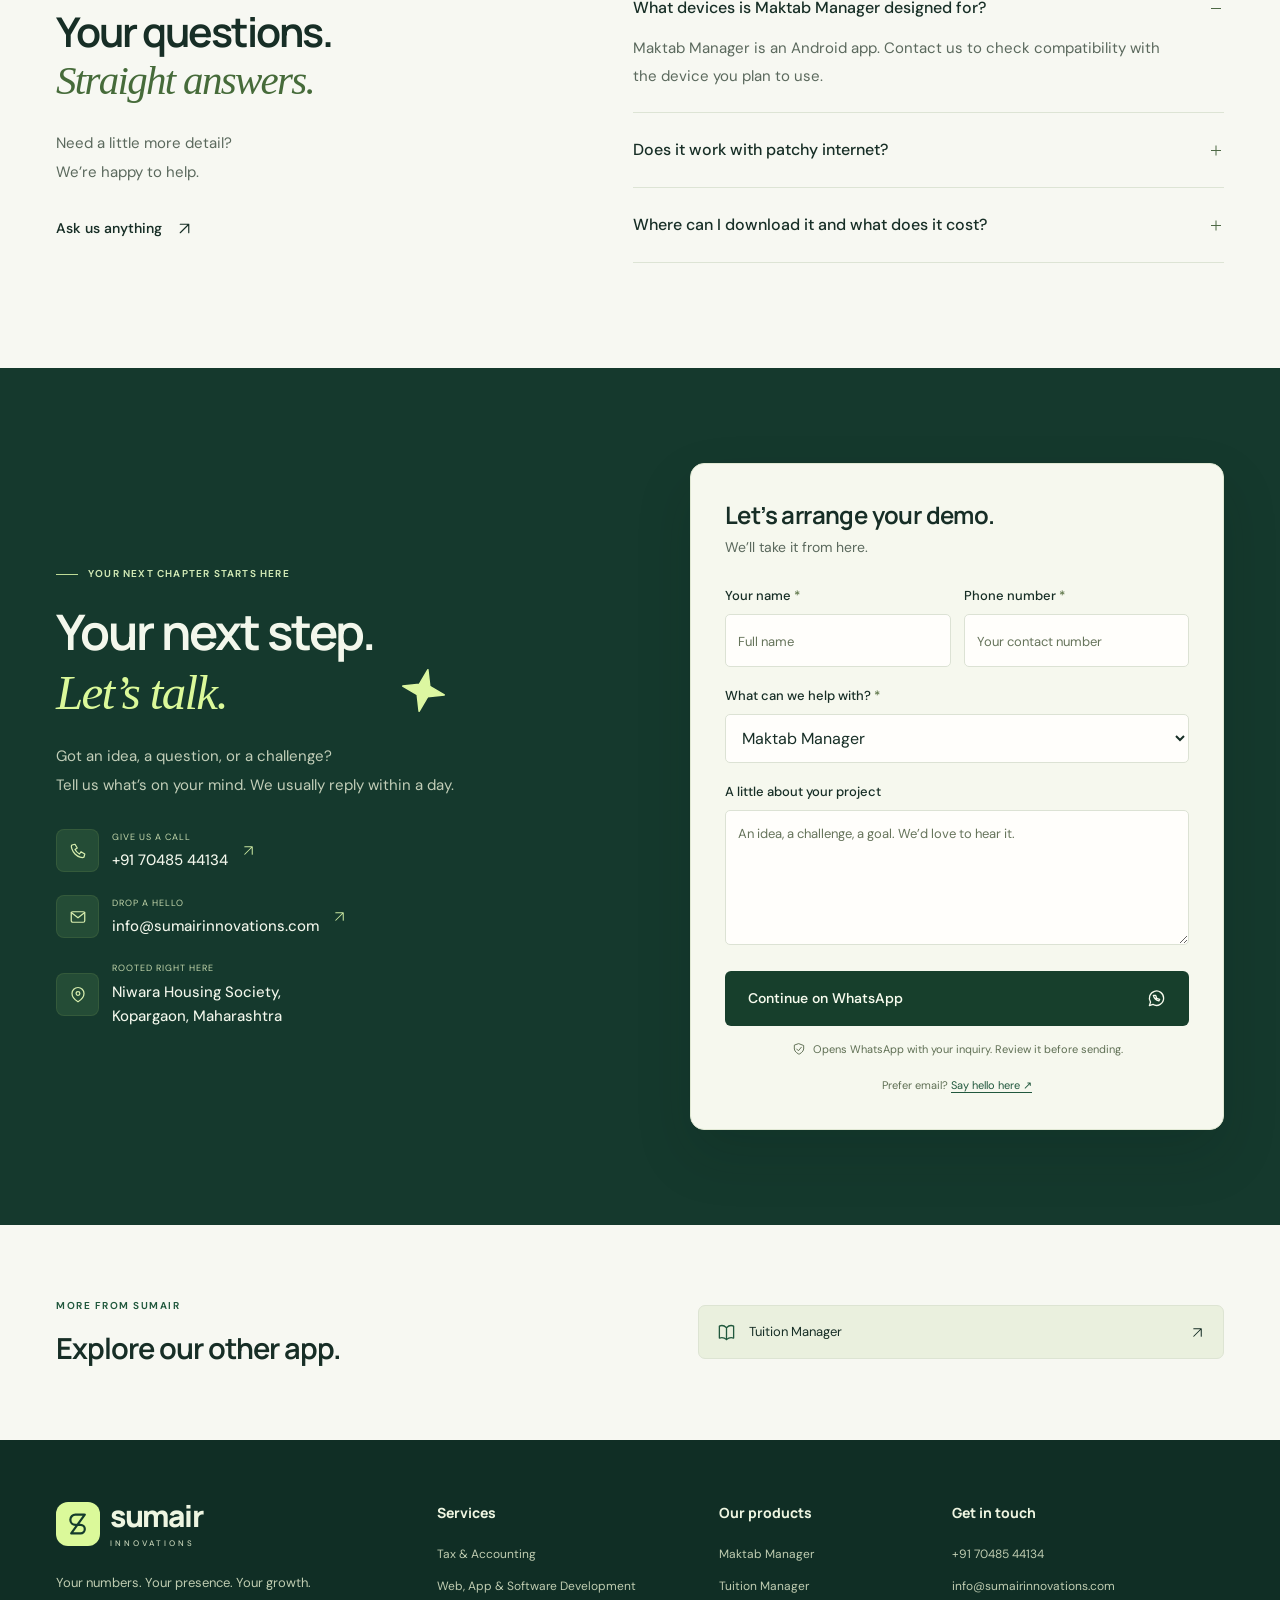
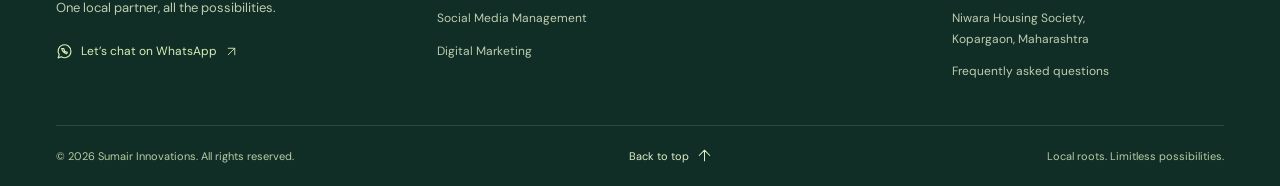
<file: products/maktab-manager.html>
<!DOCTYPE html>
<html lang="en"><head><meta charset="UTF-8"><meta name="viewport" content="width=device-width,initial-scale=1"><meta name="theme-color" content="#102e25"><meta name="description" content="An Android app that brings student records, daily Hazri, fees and teacher management into one place. Built for everyday use, even with patchy internet."><title>Maktab Manager | Sumair Innovations, Kopargaon</title><link rel="icon" href="../assets/favicon.svg" type="image/svg+xml"><link rel="stylesheet" href="../assets/styles.css"></head>
<body class="detail-page theme-maktab" data-page-path="products/maktab-manager.html"><svg class="svg-library" aria-hidden="true" xmlns="http://www.w3.org/2000/svg"><defs>
<symbol id="i-arrow" viewBox="0 0 24 24"><path d="M5 12h14m-6-6 6 6-6 6"/></symbol>
<symbol id="i-up" viewBox="0 0 24 24"><path d="M6 18 18 6M6 6h12v12"/></symbol>
<symbol id="i-check" viewBox="0 0 24 24"><path d="m5 12 4 4L19 6"/></symbol>
<symbol id="i-code" viewBox="0 0 24 24"><path d="m8 7-5 5 5 5m8-10 5 5-5 5m-3-13-2 20"/></symbol>
<symbol id="i-chart" viewBox="0 0 24 24"><path d="M4 3v17h17M8 15l4-5 4 2 5-7M16 5h5v5"/></symbol>
<symbol id="i-tax" viewBox="0 0 24 24"><rect x="5" y="3" width="14" height="18" rx="2"/><path d="M9 7h6M9 11h1m4 0h1m-6 4h1m4 0h1"/></symbol>
<symbol id="i-social" viewBox="0 0 24 24"><rect x="3" y="3" width="18" height="18" rx="5"/><circle cx="12" cy="12" r="4"/><path d="M17.5 6.5h.01"/></symbol>
<symbol id="i-pin" viewBox="0 0 24 24"><path d="M20 10c0 6-8 11-8 11S4 16 4 10a8 8 0 1 1 16 0Z"/><circle cx="12" cy="10" r="2.5"/></symbol>
<symbol id="i-phone" viewBox="0 0 24 24"><path d="m8 3-4 1c-2 1 0 8 4 12s10 6 12 4l1-4-5-3-2 3a15 15 0 0 1-6-6l3-2Z"/></symbol>
<symbol id="i-mail" viewBox="0 0 24 24"><rect x="3" y="5" width="18" height="14" rx="2"/><path d="m3 6 9 7 9-7"/></symbol>
<symbol id="i-chat" viewBox="0 0 24 24"><path d="M21 11.5a9 9 0 0 1-13.5 8L3 21l1.5-4.5A9 9 0 1 1 21 11.5Z"/><path d="M8 8c1 4 3 6 7 7l1-2-3-1-1 1-1-1 1-1-1-3Z"/></symbol>
<symbol id="i-star" viewBox="0 0 24 24"><path d="m12 2 2.5 7.5L22 12l-7.5 2.5L12 22l-2.5-7.5L2 12l7.5-2.5Z"/></symbol>
<symbol id="i-book" viewBox="0 0 24 24"><path d="M12 6C9 3 5 3 3 4v15c3-1 6-1 9 2 3-3 6-3 9-2V4c-2-1-6-1-9 2Zm0 0v15"/></symbol>
<symbol id="i-users" viewBox="0 0 24 24"><circle cx="9" cy="7" r="3"/><path d="M3 21v-3a6 6 0 0 1 12 0v3m1-17a3 3 0 0 1 0 6m3 11v-3a6 6 0 0 0-2-4"/></symbol>
<symbol id="i-shield" viewBox="0 0 24 24"><path d="m12 3 8 3v6c0 5-8 9-8 9s-8-4-8-9V6Z"/><path d="m8 12 3 3 5-6"/></symbol>
<symbol id="i-grid" viewBox="0 0 24 24"><rect x="3" y="3" width="7" height="7" rx="1"/><rect x="14" y="3" width="7" height="7" rx="1"/><rect x="3" y="14" width="7" height="7" rx="1"/><rect x="14" y="14" width="7" height="7" rx="1"/></symbol>
</defs></svg>
<a class="skip-link" href="#main">Skip to content</a><header class="header" id="top"><nav class="nav container" aria-label="Main navigation"><a href="../index.html" class="brand" aria-label="Sumair Innovations home"><span class="brand-mark" aria-hidden="true"><svg viewBox="0 0 40 40"><path d="M27 9H17a6 6 0 0 0 0 12h6a5 5 0 0 1 0 10H13M28 9 12 31"/></svg></span><span>sumair<span class="brand-sub">INNOVATIONS</span></span></a><div class="nav-links" id="navigation"><a href="../index.html">Home</a><div class="nav-group"><a href="../index.html#services">Services</a><button class="submenu-toggle" aria-label="Show services" aria-expanded="false" aria-controls="service-submenu"><span aria-hidden="true">⌄</span></button><div class="nav-submenu" id="service-submenu"><a href="../services/tax-accounting.html"><svg class="icon" aria-hidden="true"><use href="#i-tax"/></svg><span>Tax &amp; Accounting</span><svg class="icon" aria-hidden="true"><use href="#i-up"/></svg></a><a href="../services/web-app-development.html"><svg class="icon" aria-hidden="true"><use href="#i-code"/></svg><span>Web, App &amp; Software Development</span><svg class="icon" aria-hidden="true"><use href="#i-up"/></svg></a><a href="../services/social-media-management.html"><svg class="icon" aria-hidden="true"><use href="#i-social"/></svg><span>Social Media Management</span><svg class="icon" aria-hidden="true"><use href="#i-up"/></svg></a><a href="../services/digital-marketing.html"><svg class="icon" aria-hidden="true"><use href="#i-chart"/></svg><span>Digital Marketing</span><svg class="icon" aria-hidden="true"><use href="#i-up"/></svg></a></div></div><div class="nav-group"><a href="../index.html#products">Products</a><button class="submenu-toggle" aria-label="Show products" aria-expanded="false" aria-controls="product-submenu"><span aria-hidden="true">⌄</span></button><div class="nav-submenu" id="product-submenu"><a href="../products/maktab-manager.html"><svg class="icon" aria-hidden="true"><use href="#i-book"/></svg><span>Maktab Manager</span><svg class="icon" aria-hidden="true"><use href="#i-up"/></svg></a><a href="../products/tuition-manager.html"><svg class="icon" aria-hidden="true"><use href="#i-book"/></svg><span>Tuition Manager</span><svg class="icon" aria-hidden="true"><use href="#i-up"/></svg></a></div></div><a href="../index.html#about">About us</a><a href="../index.html#contact">Contact</a></div><a class="button button-lime nav-contact" href="#contact">Let’s talk <svg class="icon" aria-hidden="true"><use href="#i-up"/></svg></a><button class="menu-toggle" aria-label="Open navigation" aria-controls="navigation" aria-expanded="false"><span></span><span></span></button></nav></header><main id="main"><section class="page-hero"><div class="container"><nav class="breadcrumbs" aria-label="Breadcrumb"><a href="../index.html">Home</a><span>/</span><a href="../index.html#products">Products</a><span>/</span><span aria-current="page">Maktab Manager</span></nav><div class="page-hero-grid"><div class="page-hero-copy"><p class="eyebrow"><span class="status-dot"></span>MADE FOR MADRASAS & MAKTABS</p><h1>More time to teach.<br><em>Less time on admin.</em></h1><p class="page-lead">An Android app that brings student records, daily Hazri, fees and teacher management into one place. Built for everyday use, even with patchy internet.</p><div class="page-actions"><a class="button button-lime" href="#contact">Request a demo <svg class="icon" aria-hidden="true"><use href="#i-up"/></svg></a><a class="text-link" href="#preview">Explore the app <svg class="icon" aria-hidden="true"><use href="#i-arrow"/></svg></a></div><p class="page-assurance"><svg class="icon" aria-hidden="true"><use href="#i-check"/></svg> Android app · Personal setup guidance</p></div><div class="detail-product-art theme-maktab"><div class="product-art maktab-art" role="img" aria-label="Illustrative Maktab Manager app preview with sample data"><div class="product-ring"></div><div class="product-ring outer"></div><span class="floating-feature feature-left"><svg class="icon" aria-hidden="true"><use href="#i-check"/></svg>Daily Hazri, sorted.</span><span class="floating-feature feature-right"><svg class="icon" aria-hidden="true"><use href="#i-chat"/></svg>WhatsApp reminders</span><div class="phone"><div class="phone-camera"></div><div class="phone-status"><span>9:41</span><span>▂▄▆ ▰</span></div><div class="phone-app-header"><span class="app-icon"><svg class="icon" aria-hidden="true"><use href="#i-book"/></svg></span><strong>Maktab Manager</strong><span class="phone-profile">M</span></div><div class="phone-body"><small>Assalamu Alaikum</small><h4>A little more organised.</h4><div class="phone-stat-row"><div><span>Students</span><strong>42</strong></div><div><span>Attendance</span><strong>96<small>%</small></strong></div></div><div class="phone-section-title">Quick actions <span>•••</span></div><div class="phone-actions"><span><svg class="icon" aria-hidden="true"><use href="#i-users"/></svg>Students</span><span><svg class="icon" aria-hidden="true"><use href="#i-check"/></svg>Hazri</span><span><svg class="icon" aria-hidden="true"><use href="#i-tax"/></svg>Fees</span></div><div class="phone-section-title">Fee overview <span>This month</span></div><div class="phone-fee"><span>Collection progress<strong>₹18,000 <small>/ ₹24,000</small></strong></span><span>75%</span></div><div class="phone-progress"><span></span></div><div class="phone-bottom"><span><svg class="icon" aria-hidden="true"><use href="#i-grid"/></svg>Home</span><span><svg class="icon" aria-hidden="true"><use href="#i-users"/></svg>Students</span><span><svg class="icon" aria-hidden="true"><use href="#i-tax"/></svg>Fees</span></div></div></div><span class="preview-label">ILLUSTRATIVE APP PREVIEW · SAMPLE DATA</span></div><div class="detail-art-caption"><span>ANDROID APP</span><span>Designed for everyday use</span></div></div></div></div></section><div class="detail-value-band"><div class="container"><span><svg class="icon" aria-hidden="true"><use href="#i-book"/></svg>Maktab Manager</span><strong>Your maktab. Beautifully organised.</strong><a href="#contact">Arrange a demo <svg class="icon" aria-hidden="true"><use href="#i-arrow"/></svg></a></div></div>
 <section class="section container" id="included"><div class="section-heading"><div><p class="eyebrow"><span class="label-line"></span>BUILT AROUND YOUR EVERYDAY</p><h2>One app.<br><em>So much more organised.</em></h2></div><p class="section-description">Explore the features designed to make your daily administration easier.</p></div><div class="detail-feature-grid"><article class="detail-feature"><span class="detail-feature-icon"><svg class="icon" aria-hidden="true"><use href="#i-users"/></svg></span><h3>Student records</h3><p>Keep student information together and make it easier to find the records you need.</p></article><article class="detail-feature"><span class="detail-feature-icon"><svg class="icon" aria-hidden="true"><use href="#i-check"/></svg></span><h3>Daily Hazri</h3><p>Manage daily attendance in the same app you use for your other administration.</p></article><article class="detail-feature"><span class="detail-feature-icon"><svg class="icon" aria-hidden="true"><use href="#i-tax"/></svg></span><h3>Fee collection</h3><p>Keep track of student fees and see the information you need for follow-up.</p></article><article class="detail-feature"><span class="detail-feature-icon"><svg class="icon" aria-hidden="true"><use href="#i-chat"/></svg></span><h3>WhatsApp reminders</h3><p>Support fee follow-ups with WhatsApp reminders.</p></article><article class="detail-feature"><span class="detail-feature-icon"><svg class="icon" aria-hidden="true"><use href="#i-book"/></svg></span><h3>Teacher management</h3><p>Bring teacher records into your administration workflow.</p></article><article class="detail-feature"><span class="detail-feature-icon"><svg class="icon" aria-hidden="true"><use href="#i-grid"/></svg></span><h3>PDF reports</h3><p>Use PDF reports to review and share the information you need.</p></article></div></section><section class="section product-tour container" id="preview"><div class="section-heading"><div><p class="eyebrow"><span class="label-line"></span> TAKE A LOOK AROUND</p><h2>Everything in its place.<br><em>A simpler everyday.</em></h2></div><p class="section-description">Explore this interactive feature illustration. These are sample records, not a live account or actual app screenshots.</p></div><div class="preview-workspace"><div class="preview-workspace-heading"><svg class="icon" aria-hidden="true"><use href="#i-book"/></svg><strong>Maktab Manager</strong><span>FEATURE ILLUSTRATION</span></div><div class="preview-layout"><div class="preview-tabs" role="tablist" aria-label="Product features"><button role="tab" id="tab-students" aria-selected="true" aria-controls="panel-students" tabindex="0">Student records</button><button role="tab" id="tab-attendance" aria-selected="false" aria-controls="panel-attendance" tabindex="-1">Daily Hazri</button><button role="tab" id="tab-fees" aria-selected="false" aria-controls="panel-fees" tabindex="-1">Fees & reminders</button></div><div class="preview-panels"><div role="tabpanel" id="panel-students" aria-labelledby="tab-students" tabindex="0" ><div class="preview-stat-grid"><div><span>Students</span><strong>42</strong></div><div><span>Classes</span><strong>4</strong></div><div><span>Attendance</span><strong>96%</strong></div></div><div class="preview-table"><div class="preview-table-head"><span>Student</span><span>Class</span><span>Status</span></div><div><span><i>SA</i> Sample student A</span><span>Class 1</span><span class="sample-status">Active</span></div><div><span><i>SB</i> Sample student B</span><span>Class 2</span><span class="sample-status">Active</span></div><div><span><i>SC</i> Sample student C</span><span>Class 1</span><span class="sample-status">Active</span></div></div></div><div role="tabpanel" id="panel-attendance" aria-labelledby="tab-attendance" tabindex="0" hidden><div class="preview-panel-heading"><div><small>YOUR DAILY OVERVIEW</small><h3>Attendance, at a glance.</h3></div><span class="sample-badge">Sample day</span></div><div class="attendance-grid"><span class="">01<b>P</b></span><span class="">02<b>P</b></span><span class="">03<b>P</b></span><span class="">04<b>P</b></span><span class="">05<b>P</b></span><span class="is-absent">06<b>A</b></span><span class="">07<b>P</b></span><span class="">08<b>P</b></span><span class="">09<b>P</b></span><span class="">10<b>P</b></span><span class="">11<b>P</b></span><span class="">12<b>P</b></span><span class="">13<b>P</b></span><span class="">14<b>P</b></span><span class="">15<b>P</b></span><span class="">16<b>P</b></span><span class="">17<b>P</b></span><span class="">18<b>P</b></span><span class="is-absent">19<b>A</b></span><span class="">20<b>P</b></span><span class="">21<b>P</b></span><span class="">22<b>P</b></span><span class="">23<b>P</b></span><span class="">24<b>P</b></span></div><div class="attendance-legend"><span><i></i> Present</span><span><i></i> Absent</span></div></div><div role="tabpanel" id="panel-fees" aria-labelledby="tab-fees" tabindex="0" hidden><div class="preview-stat-grid"><div><span>Sample collection</span><strong>₹18,000</strong></div><div><span>Sample pending</span><strong>₹6,000</strong></div><div><span>Collection progress</span><strong>75%</strong></div></div><div class="preview-collection"><span></span></div><div class="preview-table"><div class="preview-table-head"><span>Student</span><span>Amount</span><span>Status</span></div><div><span>Sample student A</span><span>₹1,000</span><span class="sample-status">Paid</span></div><div><span>Sample student B</span><span>₹1,000</span><span class="sample-status pending">Pending</span></div></div><p class="preview-hint">Follow up with WhatsApp fee reminders.</p></div></div></div><p class="preview-disclaimer">Illustrative interface · Sample data · Request a live demo to see the actual Android app.</p></div></section>
 <section class="detail-fit-section"><div class="container detail-fit-grid"><div><p class="eyebrow"><span class="label-line"></span>WHO IT’S FOR</p><h2>Built for the way<br><em>you work.</em></h2><ul class="audience-list"><li><svg class="icon" aria-hidden="true"><use href="#i-check"/></svg><span>Madrasas and maktabs</span></li><li><svg class="icon" aria-hidden="true"><use href="#i-check"/></svg><span>Administrators managing student records and fees</span></li><li><svg class="icon" aria-hidden="true"><use href="#i-check"/></svg><span>Teachers looking for simpler attendance management</span></li></ul></div><div class="detail-next"><span class="next-kicker">A SIMPLE PLACE TO START</span><h3>Let’s show you around.</h3><div class="detail-next-step"><span>01</span><p>Tell us about your maktab and the records you manage</p></div><div class="detail-next-step"><span>02</span><p>Choose the features you want to see in a demo</p></div><div class="detail-next-step"><span>03</span><p>Ask about availability, setup and pricing before getting started</p></div><a class="text-link" href="#contact">Request your demo <svg class="icon" aria-hidden="true"><use href="#i-up"/></svg></a></div></div></section>
 <section class="faq-section section container" id="faq"><div class="faq-intro"><p class="eyebrow"><span class="label-line"></span> GOOD TO KNOW</p><h2>Your questions.<br><em>Straight answers.</em></h2><p>Need a little more detail?<br>We’re happy to help.</p><a class="text-link" href="#contact">Ask us anything <svg class="icon" aria-hidden="true"><use href="#i-up"/></svg></a></div><div class="faq-list"><details open><summary>What devices is Maktab Manager designed for?<span class="faq-plus" aria-hidden="true"></span></summary><p>Maktab Manager is an Android app. Contact us to check compatibility with the device you plan to use.</p></details><details ><summary>Does it work with patchy internet?<span class="faq-plus" aria-hidden="true"></span></summary><p>The app is designed to work reliably with patchy internet. Ask us to demonstrate the workflows you need; sending WhatsApp messages still requires connectivity.</p></details><details ><summary>Where can I download it and what does it cost?<span class="faq-plus" aria-hidden="true"></span></summary><p>Contact Sumair Innovations for current availability, installation guidance, a demo and pricing. We will guide you through the next step.</p></details></div></section>
 <section class="contact-section" id="contact"><div class="container contact-grid"><div class="contact-copy reveal"><p class="eyebrow"><span class="label-line"></span> YOUR NEXT CHAPTER STARTS HERE</p><h2>Your next step.<br><em>Let’s talk.</em><svg class="icon" aria-hidden="true"><use href="#i-star"/></svg></h2><p>Got an idea, a question, or a challenge?<br>Tell us what’s on your mind. We usually reply within a day.</p><div class="contact-details"><a href="tel:+917048544134"><span class="contact-icon"><svg class="icon" aria-hidden="true"><use href="#i-phone"/></svg></span><span><small>GIVE US A CALL</small><strong>+91 70485 44134</strong></span><svg class="icon" aria-hidden="true"><use href="#i-up"/></svg></a><a href="mailto:info@sumairinnovations.com"><span class="contact-icon"><svg class="icon" aria-hidden="true"><use href="#i-mail"/></svg></span><span><small>DROP A HELLO</small><strong>info@sumairinnovations.com</strong></span><svg class="icon" aria-hidden="true"><use href="#i-up"/></svg></a><div><span class="contact-icon"><svg class="icon" aria-hidden="true"><use href="#i-pin"/></svg></span><span><small>ROOTED RIGHT HERE</small><strong>Niwara Housing Society,<br>Kopargaon, Maharashtra</strong></span></div></div></div>
 <form class="contact-form reveal" id="inquiry-form"><div class="form-title"><h3>Let’s arrange your demo.</h3><p>We’ll take it from here.</p></div><div class="form-row"><div class="field"><label for="name">Your name <span>*</span></label><input id="name" name="name" placeholder="Full name" autocomplete="name" maxlength="100" required></div><div class="field"><label for="phone">Phone number <span>*</span></label><input id="phone" name="phone" type="tel" placeholder="Your contact number" autocomplete="tel" pattern="[+0-9() .\-]{7,22}" minlength="7" maxlength="22" title="Enter a phone number with 7–15 digits; +, spaces, parentheses and hyphens are accepted." required></div></div><div class="field"><label for="service">What can we help with? <span>*</span></label><select id="service" name="service" required><option value="" disabled >Select a service</option><option >Tax &amp; Accounting</option><option >Web, App &amp; Software Development</option><option >Social Media Management</option><option >Digital Marketing</option><option selected>Maktab Manager</option><option >Tuition Manager</option><option>Not sure yet — let’s talk</option></select></div><div class="field"><label for="message">A little about your project</label><textarea id="message" name="message" rows="4" maxlength="2000" placeholder="An idea, a challenge, a goal. We’d love to hear it."></textarea></div><button type="submit" class="button form-submit">Continue on WhatsApp <svg class="icon" aria-hidden="true"><use href="#i-chat"/></svg></button><p class="form-note"><svg class="icon" aria-hidden="true"><use href="#i-shield"/></svg> Opens WhatsApp with your inquiry. Review it before sending.</p><p class="form-status" id="form-status" role="status" hidden></p><p class="form-email">Prefer email? <a href="mailto:info@sumairinnovations.com">Say hello here ↗</a></p></form></div></section><section class="related-section container"><div><p class="eyebrow">MORE FROM SUMAIR</p><h2>Explore our other app.</h2></div><div class="related-links"><a href="../products/tuition-manager.html" class="related-link"><svg class="icon" aria-hidden="true"><use href="#i-book"/></svg><span>Tuition Manager</span><svg class="icon" aria-hidden="true"><use href="#i-up"/></svg></a></div></section></main><footer class="footer"><div class="container"><div class="footer-directory"><div class="footer-story"><a href="../index.html" class="brand" aria-label="Sumair Innovations home"><span class="brand-mark" aria-hidden="true"><svg viewBox="0 0 40 40"><path d="M27 9H17a6 6 0 0 0 0 12h6a5 5 0 0 1 0 10H13M28 9 12 31"/></svg></span><span>sumair<span class="brand-sub">INNOVATIONS</span></span></a><p>Your numbers. Your presence. Your growth.<br>One local partner, all the possibilities.</p><a class="footer-whatsapp" href="https://wa.me/917048544134" target="_blank" rel="noopener noreferrer"><svg class="icon" aria-hidden="true"><use href="#i-chat"/></svg> Let’s chat on WhatsApp <svg class="icon" aria-hidden="true"><use href="#i-up"/></svg></a></div><div class="footer-column"><h3>Services</h3><a href="../services/tax-accounting.html">Tax &amp; Accounting</a><a href="../services/web-app-development.html">Web, App &amp; Software Development</a><a href="../services/social-media-management.html">Social Media Management</a><a href="../services/digital-marketing.html">Digital Marketing</a></div><div class="footer-column"><h3>Our products</h3><a href="../products/maktab-manager.html">Maktab Manager</a><a href="../products/tuition-manager.html">Tuition Manager</a></div><div class="footer-column"><h3>Get in touch</h3><a href="tel:+917048544134">+91 70485 44134</a><a href="mailto:info@sumairinnovations.com">info@sumairinnovations.com</a><p>Niwara Housing Society,<br>Kopargaon, Maharashtra</p><a href="../index.html#faq">Frequently asked questions</a></div></div><div class="footer-bottom"><span>© <span id="year">2026</span> Sumair Innovations. All rights reserved.</span><a href="#top">Back to top <svg class="icon" aria-hidden="true"><use href="#i-up"/></svg></a><span>Local roots. Limitless possibilities.</span></div></div></footer><script src="../assets/script.js"></script></body></html>
</file>
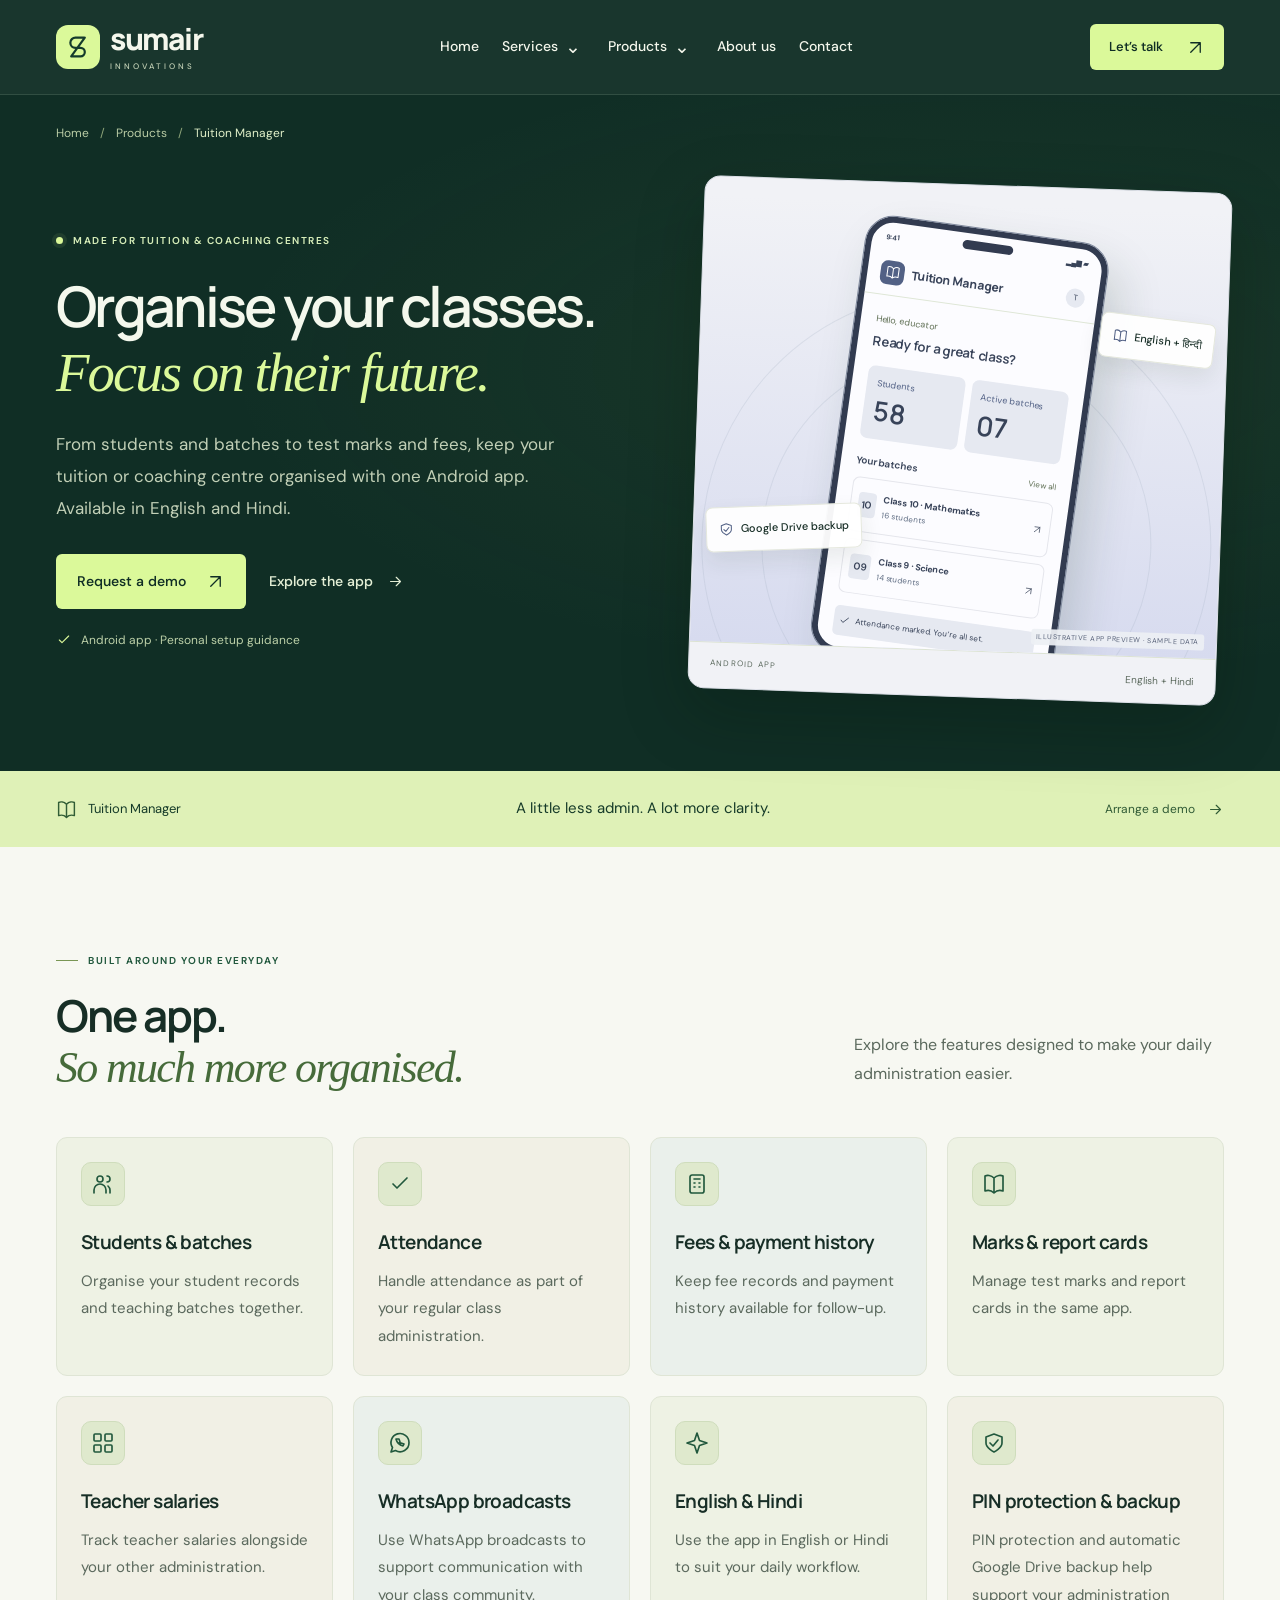
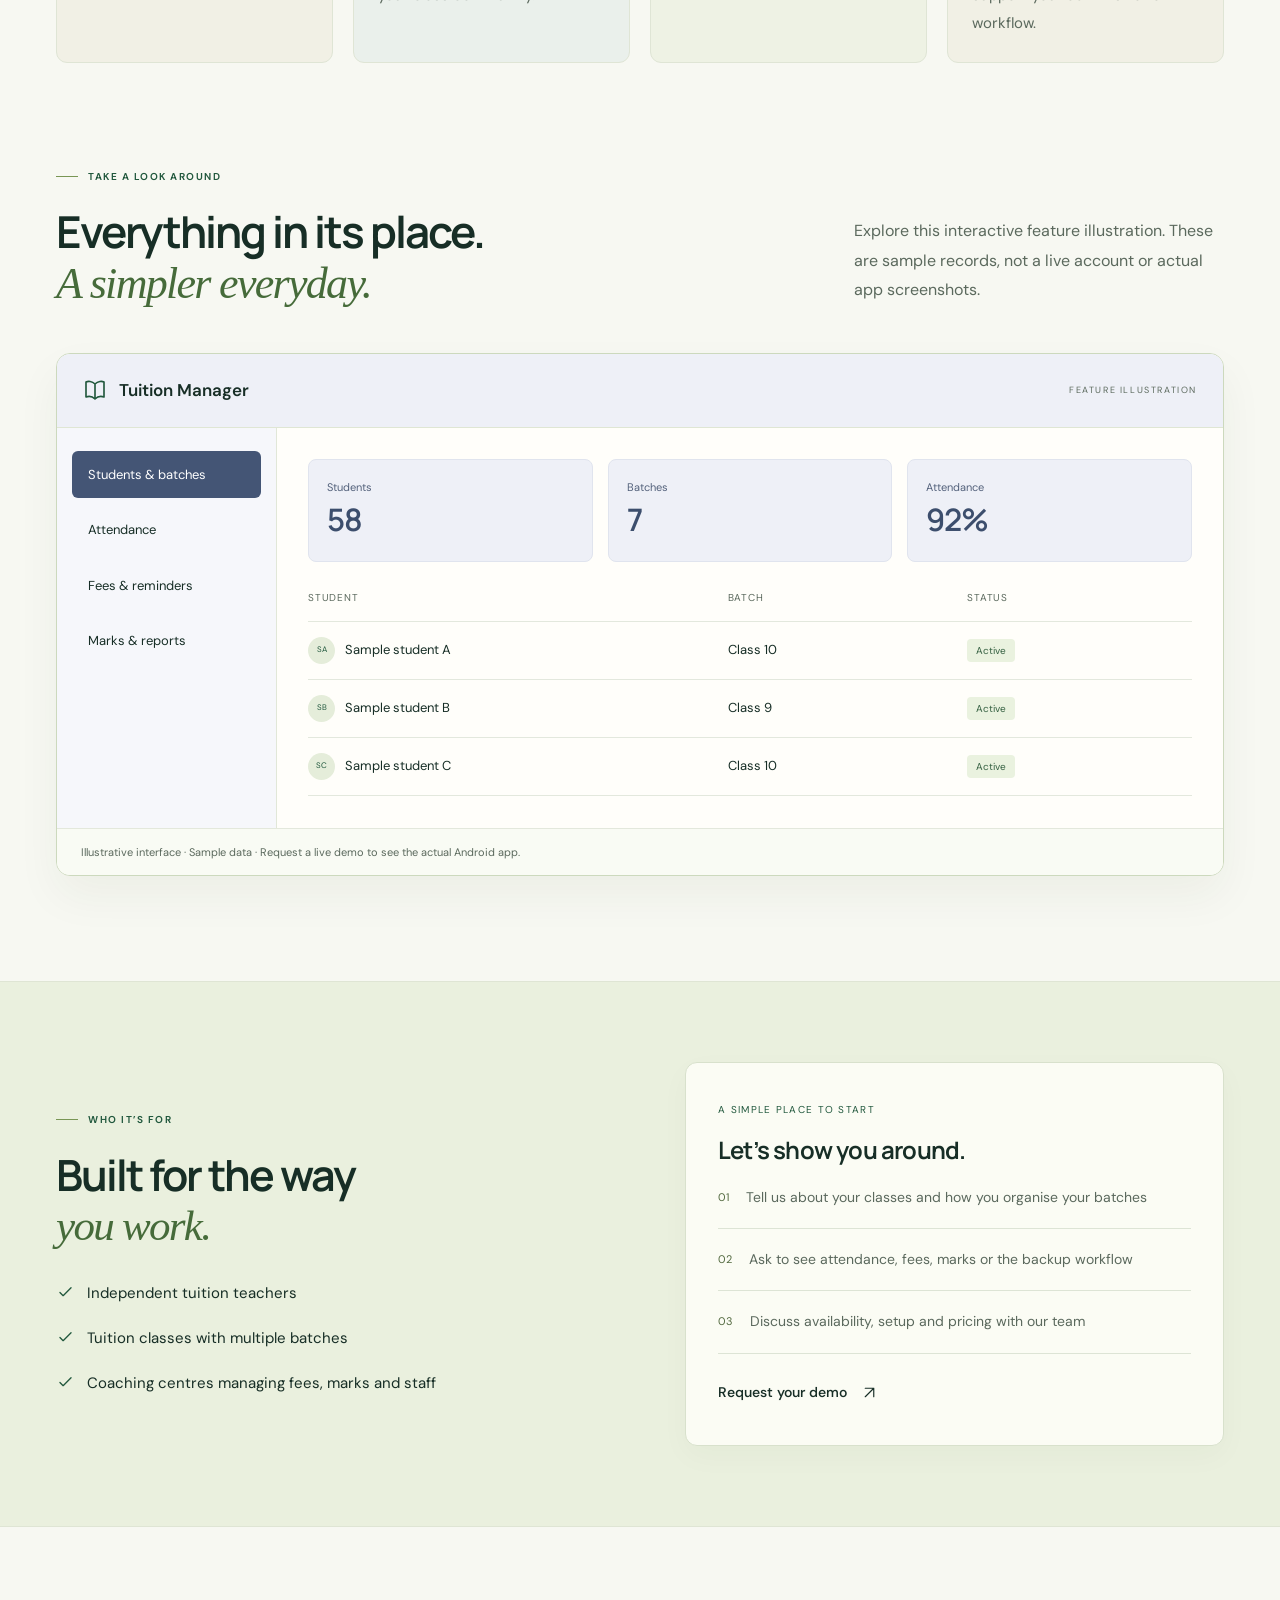
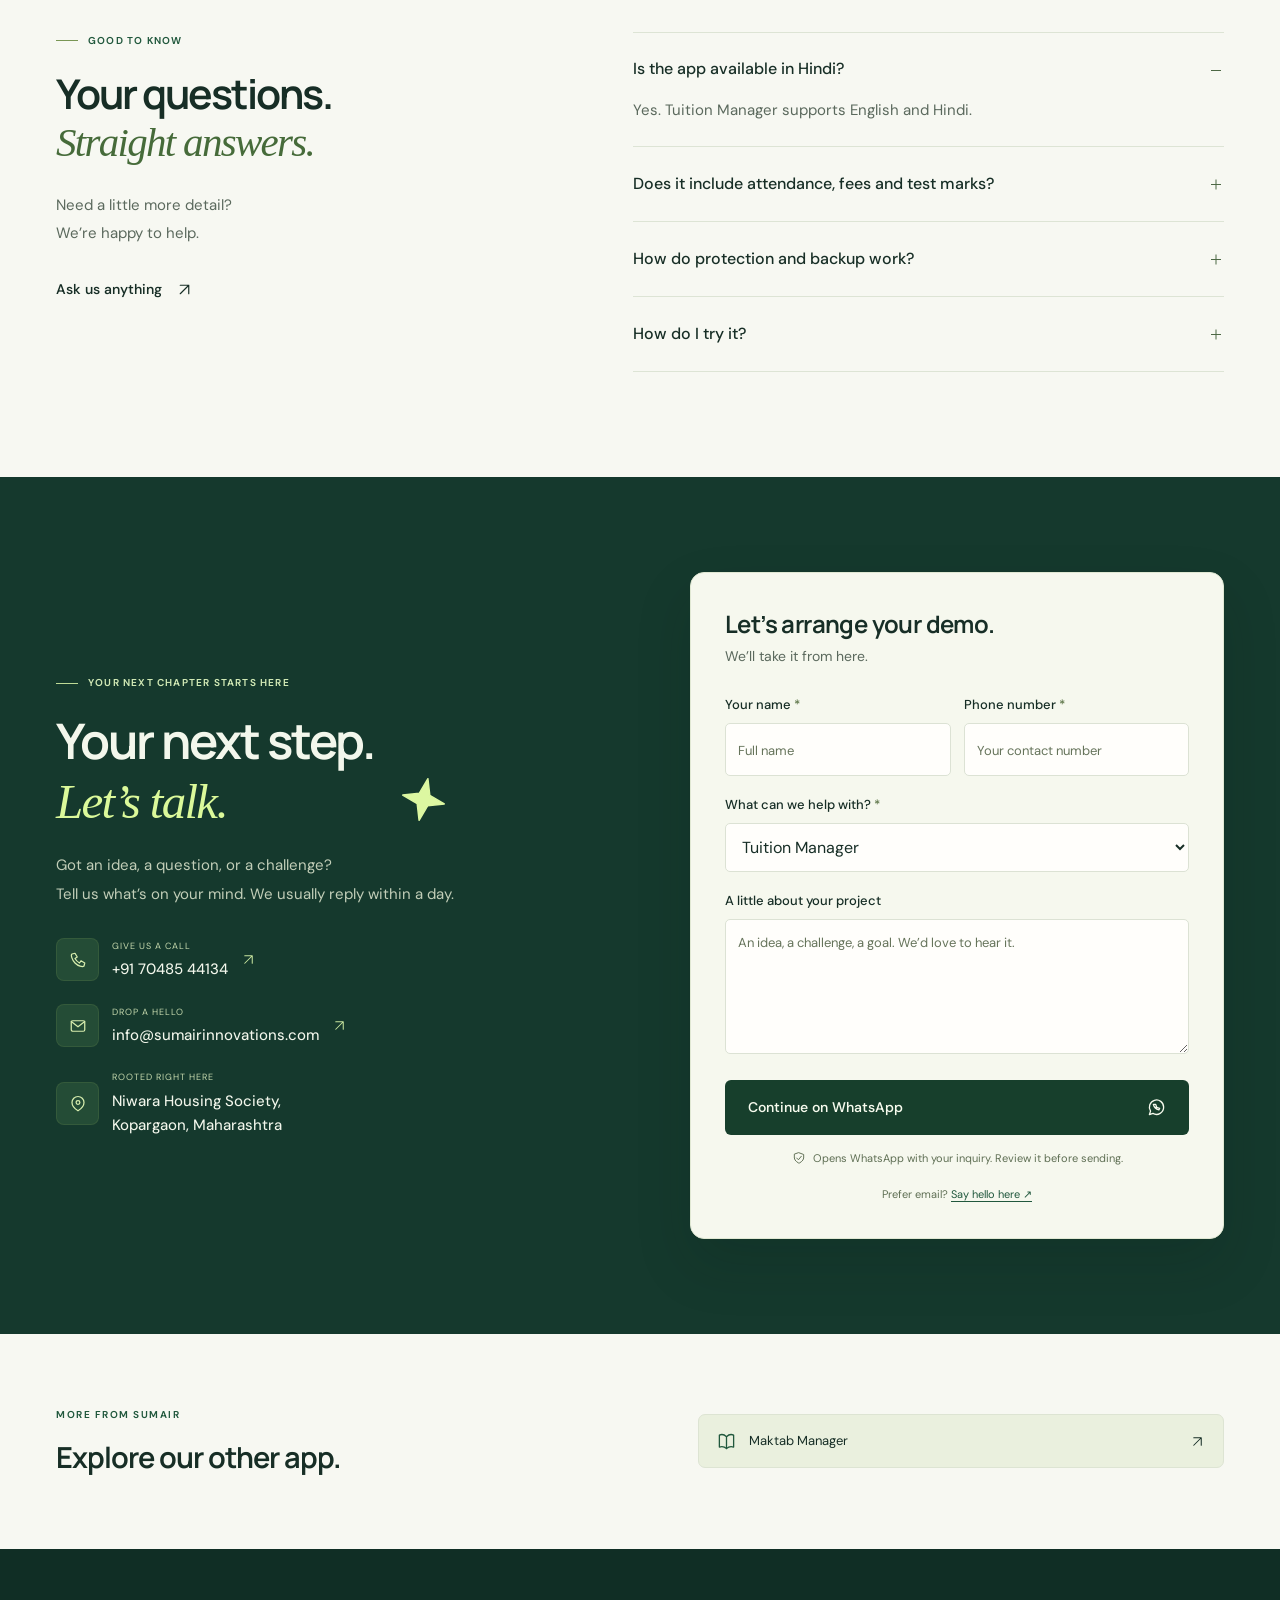
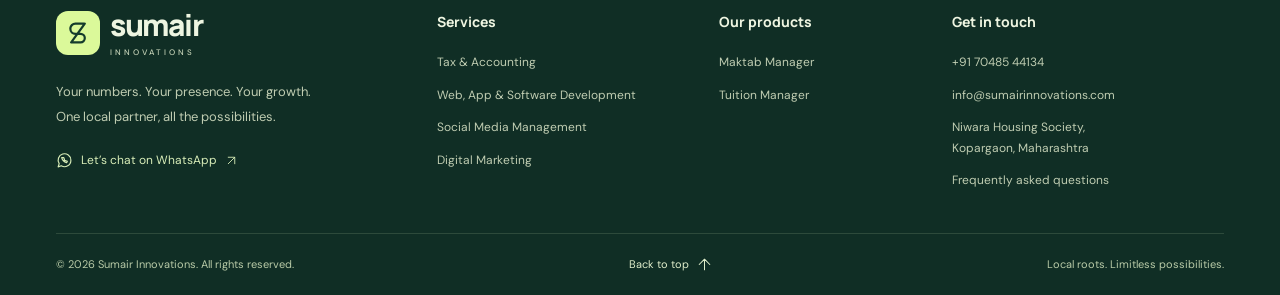
<file: products/tuition-manager.html>
<!DOCTYPE html>
<html lang="en"><head><meta charset="UTF-8"><meta name="viewport" content="width=device-width,initial-scale=1"><meta name="theme-color" content="#102e25"><meta name="description" content="From students and batches to test marks and fees, keep your tuition or coaching centre organised with one Android app. Available in English and Hindi."><title>Tuition Manager | Sumair Innovations, Kopargaon</title><link rel="icon" href="../assets/favicon.svg" type="image/svg+xml"><link rel="stylesheet" href="../assets/styles.css"></head>
<body class="detail-page theme-tuition" data-page-path="products/tuition-manager.html"><svg class="svg-library" aria-hidden="true" xmlns="http://www.w3.org/2000/svg"><defs>
<symbol id="i-arrow" viewBox="0 0 24 24"><path d="M5 12h14m-6-6 6 6-6 6"/></symbol>
<symbol id="i-up" viewBox="0 0 24 24"><path d="M6 18 18 6M6 6h12v12"/></symbol>
<symbol id="i-check" viewBox="0 0 24 24"><path d="m5 12 4 4L19 6"/></symbol>
<symbol id="i-code" viewBox="0 0 24 24"><path d="m8 7-5 5 5 5m8-10 5 5-5 5m-3-13-2 20"/></symbol>
<symbol id="i-chart" viewBox="0 0 24 24"><path d="M4 3v17h17M8 15l4-5 4 2 5-7M16 5h5v5"/></symbol>
<symbol id="i-tax" viewBox="0 0 24 24"><rect x="5" y="3" width="14" height="18" rx="2"/><path d="M9 7h6M9 11h1m4 0h1m-6 4h1m4 0h1"/></symbol>
<symbol id="i-social" viewBox="0 0 24 24"><rect x="3" y="3" width="18" height="18" rx="5"/><circle cx="12" cy="12" r="4"/><path d="M17.5 6.5h.01"/></symbol>
<symbol id="i-pin" viewBox="0 0 24 24"><path d="M20 10c0 6-8 11-8 11S4 16 4 10a8 8 0 1 1 16 0Z"/><circle cx="12" cy="10" r="2.5"/></symbol>
<symbol id="i-phone" viewBox="0 0 24 24"><path d="m8 3-4 1c-2 1 0 8 4 12s10 6 12 4l1-4-5-3-2 3a15 15 0 0 1-6-6l3-2Z"/></symbol>
<symbol id="i-mail" viewBox="0 0 24 24"><rect x="3" y="5" width="18" height="14" rx="2"/><path d="m3 6 9 7 9-7"/></symbol>
<symbol id="i-chat" viewBox="0 0 24 24"><path d="M21 11.5a9 9 0 0 1-13.5 8L3 21l1.5-4.5A9 9 0 1 1 21 11.5Z"/><path d="M8 8c1 4 3 6 7 7l1-2-3-1-1 1-1-1 1-1-1-3Z"/></symbol>
<symbol id="i-star" viewBox="0 0 24 24"><path d="m12 2 2.5 7.5L22 12l-7.5 2.5L12 22l-2.5-7.5L2 12l7.5-2.5Z"/></symbol>
<symbol id="i-book" viewBox="0 0 24 24"><path d="M12 6C9 3 5 3 3 4v15c3-1 6-1 9 2 3-3 6-3 9-2V4c-2-1-6-1-9 2Zm0 0v15"/></symbol>
<symbol id="i-users" viewBox="0 0 24 24"><circle cx="9" cy="7" r="3"/><path d="M3 21v-3a6 6 0 0 1 12 0v3m1-17a3 3 0 0 1 0 6m3 11v-3a6 6 0 0 0-2-4"/></symbol>
<symbol id="i-shield" viewBox="0 0 24 24"><path d="m12 3 8 3v6c0 5-8 9-8 9s-8-4-8-9V6Z"/><path d="m8 12 3 3 5-6"/></symbol>
<symbol id="i-grid" viewBox="0 0 24 24"><rect x="3" y="3" width="7" height="7" rx="1"/><rect x="14" y="3" width="7" height="7" rx="1"/><rect x="3" y="14" width="7" height="7" rx="1"/><rect x="14" y="14" width="7" height="7" rx="1"/></symbol>
</defs></svg>
<a class="skip-link" href="#main">Skip to content</a><header class="header" id="top"><nav class="nav container" aria-label="Main navigation"><a href="../index.html" class="brand" aria-label="Sumair Innovations home"><span class="brand-mark" aria-hidden="true"><svg viewBox="0 0 40 40"><path d="M27 9H17a6 6 0 0 0 0 12h6a5 5 0 0 1 0 10H13M28 9 12 31"/></svg></span><span>sumair<span class="brand-sub">INNOVATIONS</span></span></a><div class="nav-links" id="navigation"><a href="../index.html">Home</a><div class="nav-group"><a href="../index.html#services">Services</a><button class="submenu-toggle" aria-label="Show services" aria-expanded="false" aria-controls="service-submenu"><span aria-hidden="true">⌄</span></button><div class="nav-submenu" id="service-submenu"><a href="../services/tax-accounting.html"><svg class="icon" aria-hidden="true"><use href="#i-tax"/></svg><span>Tax &amp; Accounting</span><svg class="icon" aria-hidden="true"><use href="#i-up"/></svg></a><a href="../services/web-app-development.html"><svg class="icon" aria-hidden="true"><use href="#i-code"/></svg><span>Web, App &amp; Software Development</span><svg class="icon" aria-hidden="true"><use href="#i-up"/></svg></a><a href="../services/social-media-management.html"><svg class="icon" aria-hidden="true"><use href="#i-social"/></svg><span>Social Media Management</span><svg class="icon" aria-hidden="true"><use href="#i-up"/></svg></a><a href="../services/digital-marketing.html"><svg class="icon" aria-hidden="true"><use href="#i-chart"/></svg><span>Digital Marketing</span><svg class="icon" aria-hidden="true"><use href="#i-up"/></svg></a></div></div><div class="nav-group"><a href="../index.html#products">Products</a><button class="submenu-toggle" aria-label="Show products" aria-expanded="false" aria-controls="product-submenu"><span aria-hidden="true">⌄</span></button><div class="nav-submenu" id="product-submenu"><a href="../products/maktab-manager.html"><svg class="icon" aria-hidden="true"><use href="#i-book"/></svg><span>Maktab Manager</span><svg class="icon" aria-hidden="true"><use href="#i-up"/></svg></a><a href="../products/tuition-manager.html"><svg class="icon" aria-hidden="true"><use href="#i-book"/></svg><span>Tuition Manager</span><svg class="icon" aria-hidden="true"><use href="#i-up"/></svg></a></div></div><a href="../index.html#about">About us</a><a href="../index.html#contact">Contact</a></div><a class="button button-lime nav-contact" href="#contact">Let’s talk <svg class="icon" aria-hidden="true"><use href="#i-up"/></svg></a><button class="menu-toggle" aria-label="Open navigation" aria-controls="navigation" aria-expanded="false"><span></span><span></span></button></nav></header><main id="main"><section class="page-hero"><div class="container"><nav class="breadcrumbs" aria-label="Breadcrumb"><a href="../index.html">Home</a><span>/</span><a href="../index.html#products">Products</a><span>/</span><span aria-current="page">Tuition Manager</span></nav><div class="page-hero-grid"><div class="page-hero-copy"><p class="eyebrow"><span class="status-dot"></span>MADE FOR TUITION & COACHING CENTRES</p><h1>Organise your classes.<br><em>Focus on their future.</em></h1><p class="page-lead">From students and batches to test marks and fees, keep your tuition or coaching centre organised with one Android app. Available in English and Hindi.</p><div class="page-actions"><a class="button button-lime" href="#contact">Request a demo <svg class="icon" aria-hidden="true"><use href="#i-up"/></svg></a><a class="text-link" href="#preview">Explore the app <svg class="icon" aria-hidden="true"><use href="#i-arrow"/></svg></a></div><p class="page-assurance"><svg class="icon" aria-hidden="true"><use href="#i-check"/></svg> Android app · Personal setup guidance</p></div><div class="detail-product-art theme-tuition"><div class="product-art tuition-art" role="img" aria-label="Illustrative Tuition Manager app preview with sample data"><div class="product-ring"></div><div class="product-ring outer"></div><span class="floating-feature feature-left"><svg class="icon" aria-hidden="true"><use href="#i-shield"/></svg>Google Drive backup</span><span class="floating-feature feature-right"><svg class="icon" aria-hidden="true"><use href="#i-book"/></svg>English + हिन्दी</span><div class="phone"><div class="phone-camera"></div><div class="phone-status"><span>9:41</span><span>▂▄▆ ▰</span></div><div class="phone-app-header"><span class="app-icon"><svg class="icon" aria-hidden="true"><use href="#i-book"/></svg></span><strong>Tuition Manager</strong><span class="phone-profile">T</span></div><div class="phone-body"><small>Hello, educator</small><h4>Ready for a great class?</h4><div class="phone-stat-row"><div><span>Students</span><strong>58</strong></div><div><span>Active batches</span><strong>07</strong></div></div><div class="phone-section-title">Your batches <span>View all</span></div><div class="batch-row"><span class="batch-icon">10</span><div><strong>Class 10 · Mathematics</strong><small>16 students</small></div><svg class="icon" aria-hidden="true"><use href="#i-up"/></svg></div><div class="batch-row"><span class="batch-icon">09</span><div><strong>Class 9 · Science</strong><small>14 students</small></div><svg class="icon" aria-hidden="true"><use href="#i-up"/></svg></div><div class="attendance-pill"><svg class="icon" aria-hidden="true"><use href="#i-check"/></svg> Attendance marked. You’re all set.</div><div class="phone-bottom"><span><svg class="icon" aria-hidden="true"><use href="#i-grid"/></svg>Home</span><span><svg class="icon" aria-hidden="true"><use href="#i-users"/></svg>Batches</span><span><svg class="icon" aria-hidden="true"><use href="#i-book"/></svg>Marks</span></div></div></div><span class="preview-label">ILLUSTRATIVE APP PREVIEW · SAMPLE DATA</span></div><div class="detail-art-caption"><span>ANDROID APP</span><span>English + Hindi</span></div></div></div></div></section><div class="detail-value-band"><div class="container"><span><svg class="icon" aria-hidden="true"><use href="#i-book"/></svg>Tuition Manager</span><strong>A little less admin. A lot more clarity.</strong><a href="#contact">Arrange a demo <svg class="icon" aria-hidden="true"><use href="#i-arrow"/></svg></a></div></div>
 <section class="section container" id="included"><div class="section-heading"><div><p class="eyebrow"><span class="label-line"></span>BUILT AROUND YOUR EVERYDAY</p><h2>One app.<br><em>So much more organised.</em></h2></div><p class="section-description">Explore the features designed to make your daily administration easier.</p></div><div class="detail-feature-grid"><article class="detail-feature"><span class="detail-feature-icon"><svg class="icon" aria-hidden="true"><use href="#i-users"/></svg></span><h3>Students &amp; batches</h3><p>Organise your student records and teaching batches together.</p></article><article class="detail-feature"><span class="detail-feature-icon"><svg class="icon" aria-hidden="true"><use href="#i-check"/></svg></span><h3>Attendance</h3><p>Handle attendance as part of your regular class administration.</p></article><article class="detail-feature"><span class="detail-feature-icon"><svg class="icon" aria-hidden="true"><use href="#i-tax"/></svg></span><h3>Fees &amp; payment history</h3><p>Keep fee records and payment history available for follow-up.</p></article><article class="detail-feature"><span class="detail-feature-icon"><svg class="icon" aria-hidden="true"><use href="#i-book"/></svg></span><h3>Marks &amp; report cards</h3><p>Manage test marks and report cards in the same app.</p></article><article class="detail-feature"><span class="detail-feature-icon"><svg class="icon" aria-hidden="true"><use href="#i-grid"/></svg></span><h3>Teacher salaries</h3><p>Track teacher salaries alongside your other administration.</p></article><article class="detail-feature"><span class="detail-feature-icon"><svg class="icon" aria-hidden="true"><use href="#i-chat"/></svg></span><h3>WhatsApp broadcasts</h3><p>Use WhatsApp broadcasts to support communication with your class community.</p></article><article class="detail-feature"><span class="detail-feature-icon"><svg class="icon" aria-hidden="true"><use href="#i-star"/></svg></span><h3>English &amp; Hindi</h3><p>Use the app in English or Hindi to suit your daily workflow.</p></article><article class="detail-feature"><span class="detail-feature-icon"><svg class="icon" aria-hidden="true"><use href="#i-shield"/></svg></span><h3>PIN protection &amp; backup</h3><p>PIN protection and automatic Google Drive backup help support your administration workflow.</p></article></div></section><section class="section product-tour container" id="preview"><div class="section-heading"><div><p class="eyebrow"><span class="label-line"></span> TAKE A LOOK AROUND</p><h2>Everything in its place.<br><em>A simpler everyday.</em></h2></div><p class="section-description">Explore this interactive feature illustration. These are sample records, not a live account or actual app screenshots.</p></div><div class="preview-workspace"><div class="preview-workspace-heading"><svg class="icon" aria-hidden="true"><use href="#i-book"/></svg><strong>Tuition Manager</strong><span>FEATURE ILLUSTRATION</span></div><div class="preview-layout"><div class="preview-tabs" role="tablist" aria-label="Product features"><button role="tab" id="tab-students" aria-selected="true" aria-controls="panel-students" tabindex="0">Students & batches</button><button role="tab" id="tab-attendance" aria-selected="false" aria-controls="panel-attendance" tabindex="-1">Attendance</button><button role="tab" id="tab-fees" aria-selected="false" aria-controls="panel-fees" tabindex="-1">Fees & reminders</button><button role="tab" id="tab-reports" aria-selected="false" aria-controls="panel-reports" tabindex="-1">Marks & reports</button></div><div class="preview-panels"><div role="tabpanel" id="panel-students" aria-labelledby="tab-students" tabindex="0" ><div class="preview-stat-grid"><div><span>Students</span><strong>58</strong></div><div><span>Batches</span><strong>7</strong></div><div><span>Attendance</span><strong>92%</strong></div></div><div class="preview-table"><div class="preview-table-head"><span>Student</span><span>Batch</span><span>Status</span></div><div><span><i>SA</i> Sample student A</span><span>Class 10</span><span class="sample-status">Active</span></div><div><span><i>SB</i> Sample student B</span><span>Class 9</span><span class="sample-status">Active</span></div><div><span><i>SC</i> Sample student C</span><span>Class 10</span><span class="sample-status">Active</span></div></div></div><div role="tabpanel" id="panel-attendance" aria-labelledby="tab-attendance" tabindex="0" hidden><div class="preview-panel-heading"><div><small>YOUR DAILY OVERVIEW</small><h3>Attendance, at a glance.</h3></div><span class="sample-badge">Sample day</span></div><div class="attendance-grid"><span class="">01<b>P</b></span><span class="">02<b>P</b></span><span class="">03<b>P</b></span><span class="">04<b>P</b></span><span class="">05<b>P</b></span><span class="is-absent">06<b>A</b></span><span class="">07<b>P</b></span><span class="">08<b>P</b></span><span class="">09<b>P</b></span><span class="">10<b>P</b></span><span class="">11<b>P</b></span><span class="">12<b>P</b></span><span class="">13<b>P</b></span><span class="">14<b>P</b></span><span class="">15<b>P</b></span><span class="">16<b>P</b></span><span class="">17<b>P</b></span><span class="">18<b>P</b></span><span class="is-absent">19<b>A</b></span><span class="">20<b>P</b></span><span class="">21<b>P</b></span><span class="">22<b>P</b></span><span class="">23<b>P</b></span><span class="">24<b>P</b></span></div><div class="attendance-legend"><span><i></i> Present</span><span><i></i> Absent</span></div></div><div role="tabpanel" id="panel-fees" aria-labelledby="tab-fees" tabindex="0" hidden><div class="preview-stat-grid"><div><span>Sample collection</span><strong>₹18,000</strong></div><div><span>Sample pending</span><strong>₹6,000</strong></div><div><span>Collection progress</span><strong>75%</strong></div></div><div class="preview-collection"><span></span></div><div class="preview-table"><div class="preview-table-head"><span>Student</span><span>Amount</span><span>Status</span></div><div><span>Sample student A</span><span>₹1,000</span><span class="sample-status">Paid</span></div><div><span>Sample student B</span><span>₹1,000</span><span class="sample-status pending">Pending</span></div></div><p class="preview-hint">Keep payment history with your student records.</p></div><div role="tabpanel" id="panel-reports" aria-labelledby="tab-reports" tabindex="0" hidden><div class="preview-panel-heading"><div><small>A CLEAR VIEW OF THEIR PROGRESS</small><h3>Marks &amp; report cards.</h3></div><svg class="icon" aria-hidden="true"><use href="#i-book"/></svg></div><div class="preview-table"><div class="preview-table-head"><span>Subject</span><span>Sample marks</span><span>Out of</span></div><div><span>Mathematics</span><span>42</span><span>50</span></div><div><span>Science</span><span>45</span><span>50</span></div><div><span>English</span><span>40</span><span>50</span></div></div><p class="preview-hint">Keep test marks and report cards alongside your class records.</p></div></div></div><p class="preview-disclaimer">Illustrative interface · Sample data · Request a live demo to see the actual Android app.</p></div></section>
 <section class="detail-fit-section"><div class="container detail-fit-grid"><div><p class="eyebrow"><span class="label-line"></span>WHO IT’S FOR</p><h2>Built for the way<br><em>you work.</em></h2><ul class="audience-list"><li><svg class="icon" aria-hidden="true"><use href="#i-check"/></svg><span>Independent tuition teachers</span></li><li><svg class="icon" aria-hidden="true"><use href="#i-check"/></svg><span>Tuition classes with multiple batches</span></li><li><svg class="icon" aria-hidden="true"><use href="#i-check"/></svg><span>Coaching centres managing fees, marks and staff</span></li></ul></div><div class="detail-next"><span class="next-kicker">A SIMPLE PLACE TO START</span><h3>Let’s show you around.</h3><div class="detail-next-step"><span>01</span><p>Tell us about your classes and how you organise your batches</p></div><div class="detail-next-step"><span>02</span><p>Ask to see attendance, fees, marks or the backup workflow</p></div><div class="detail-next-step"><span>03</span><p>Discuss availability, setup and pricing with our team</p></div><a class="text-link" href="#contact">Request your demo <svg class="icon" aria-hidden="true"><use href="#i-up"/></svg></a></div></div></section>
 <section class="faq-section section container" id="faq"><div class="faq-intro"><p class="eyebrow"><span class="label-line"></span> GOOD TO KNOW</p><h2>Your questions.<br><em>Straight answers.</em></h2><p>Need a little more detail?<br>We’re happy to help.</p><a class="text-link" href="#contact">Ask us anything <svg class="icon" aria-hidden="true"><use href="#i-up"/></svg></a></div><div class="faq-list"><details open><summary>Is the app available in Hindi?<span class="faq-plus" aria-hidden="true"></span></summary><p>Yes. Tuition Manager supports English and Hindi.</p></details><details ><summary>Does it include attendance, fees and test marks?<span class="faq-plus" aria-hidden="true"></span></summary><p>Yes. It includes student and batch management, attendance, fees and history, test marks and report cards, as well as teacher salary tracking.</p></details><details ><summary>How do protection and backup work?<span class="faq-plus" aria-hidden="true"></span></summary><p>The app includes PIN protection and automatic Google Drive backup. Ask for a demo of setup, backup and restore using your intended device and Google account.</p></details><details ><summary>How do I try it?<span class="faq-plus" aria-hidden="true"></span></summary><p>Request a demo or contact us on WhatsApp for current availability, installation guidance and pricing.</p></details></div></section>
 <section class="contact-section" id="contact"><div class="container contact-grid"><div class="contact-copy reveal"><p class="eyebrow"><span class="label-line"></span> YOUR NEXT CHAPTER STARTS HERE</p><h2>Your next step.<br><em>Let’s talk.</em><svg class="icon" aria-hidden="true"><use href="#i-star"/></svg></h2><p>Got an idea, a question, or a challenge?<br>Tell us what’s on your mind. We usually reply within a day.</p><div class="contact-details"><a href="tel:+917048544134"><span class="contact-icon"><svg class="icon" aria-hidden="true"><use href="#i-phone"/></svg></span><span><small>GIVE US A CALL</small><strong>+91 70485 44134</strong></span><svg class="icon" aria-hidden="true"><use href="#i-up"/></svg></a><a href="mailto:info@sumairinnovations.com"><span class="contact-icon"><svg class="icon" aria-hidden="true"><use href="#i-mail"/></svg></span><span><small>DROP A HELLO</small><strong>info@sumairinnovations.com</strong></span><svg class="icon" aria-hidden="true"><use href="#i-up"/></svg></a><div><span class="contact-icon"><svg class="icon" aria-hidden="true"><use href="#i-pin"/></svg></span><span><small>ROOTED RIGHT HERE</small><strong>Niwara Housing Society,<br>Kopargaon, Maharashtra</strong></span></div></div></div>
 <form class="contact-form reveal" id="inquiry-form"><div class="form-title"><h3>Let’s arrange your demo.</h3><p>We’ll take it from here.</p></div><div class="form-row"><div class="field"><label for="name">Your name <span>*</span></label><input id="name" name="name" placeholder="Full name" autocomplete="name" maxlength="100" required></div><div class="field"><label for="phone">Phone number <span>*</span></label><input id="phone" name="phone" type="tel" placeholder="Your contact number" autocomplete="tel" pattern="[+0-9() .\-]{7,22}" minlength="7" maxlength="22" title="Enter a phone number with 7–15 digits; +, spaces, parentheses and hyphens are accepted." required></div></div><div class="field"><label for="service">What can we help with? <span>*</span></label><select id="service" name="service" required><option value="" disabled >Select a service</option><option >Tax &amp; Accounting</option><option >Web, App &amp; Software Development</option><option >Social Media Management</option><option >Digital Marketing</option><option >Maktab Manager</option><option selected>Tuition Manager</option><option>Not sure yet — let’s talk</option></select></div><div class="field"><label for="message">A little about your project</label><textarea id="message" name="message" rows="4" maxlength="2000" placeholder="An idea, a challenge, a goal. We’d love to hear it."></textarea></div><button type="submit" class="button form-submit">Continue on WhatsApp <svg class="icon" aria-hidden="true"><use href="#i-chat"/></svg></button><p class="form-note"><svg class="icon" aria-hidden="true"><use href="#i-shield"/></svg> Opens WhatsApp with your inquiry. Review it before sending.</p><p class="form-status" id="form-status" role="status" hidden></p><p class="form-email">Prefer email? <a href="mailto:info@sumairinnovations.com">Say hello here ↗</a></p></form></div></section><section class="related-section container"><div><p class="eyebrow">MORE FROM SUMAIR</p><h2>Explore our other app.</h2></div><div class="related-links"><a href="../products/maktab-manager.html" class="related-link"><svg class="icon" aria-hidden="true"><use href="#i-book"/></svg><span>Maktab Manager</span><svg class="icon" aria-hidden="true"><use href="#i-up"/></svg></a></div></section></main><footer class="footer"><div class="container"><div class="footer-directory"><div class="footer-story"><a href="../index.html" class="brand" aria-label="Sumair Innovations home"><span class="brand-mark" aria-hidden="true"><svg viewBox="0 0 40 40"><path d="M27 9H17a6 6 0 0 0 0 12h6a5 5 0 0 1 0 10H13M28 9 12 31"/></svg></span><span>sumair<span class="brand-sub">INNOVATIONS</span></span></a><p>Your numbers. Your presence. Your growth.<br>One local partner, all the possibilities.</p><a class="footer-whatsapp" href="https://wa.me/917048544134" target="_blank" rel="noopener noreferrer"><svg class="icon" aria-hidden="true"><use href="#i-chat"/></svg> Let’s chat on WhatsApp <svg class="icon" aria-hidden="true"><use href="#i-up"/></svg></a></div><div class="footer-column"><h3>Services</h3><a href="../services/tax-accounting.html">Tax &amp; Accounting</a><a href="../services/web-app-development.html">Web, App &amp; Software Development</a><a href="../services/social-media-management.html">Social Media Management</a><a href="../services/digital-marketing.html">Digital Marketing</a></div><div class="footer-column"><h3>Our products</h3><a href="../products/maktab-manager.html">Maktab Manager</a><a href="../products/tuition-manager.html">Tuition Manager</a></div><div class="footer-column"><h3>Get in touch</h3><a href="tel:+917048544134">+91 70485 44134</a><a href="mailto:info@sumairinnovations.com">info@sumairinnovations.com</a><p>Niwara Housing Society,<br>Kopargaon, Maharashtra</p><a href="../index.html#faq">Frequently asked questions</a></div></div><div class="footer-bottom"><span>© <span id="year">2026</span> Sumair Innovations. All rights reserved.</span><a href="#top">Back to top <svg class="icon" aria-hidden="true"><use href="#i-up"/></svg></a><span>Local roots. Limitless possibilities.</span></div></div></footer><script src="../assets/script.js"></script></body></html>
</file>
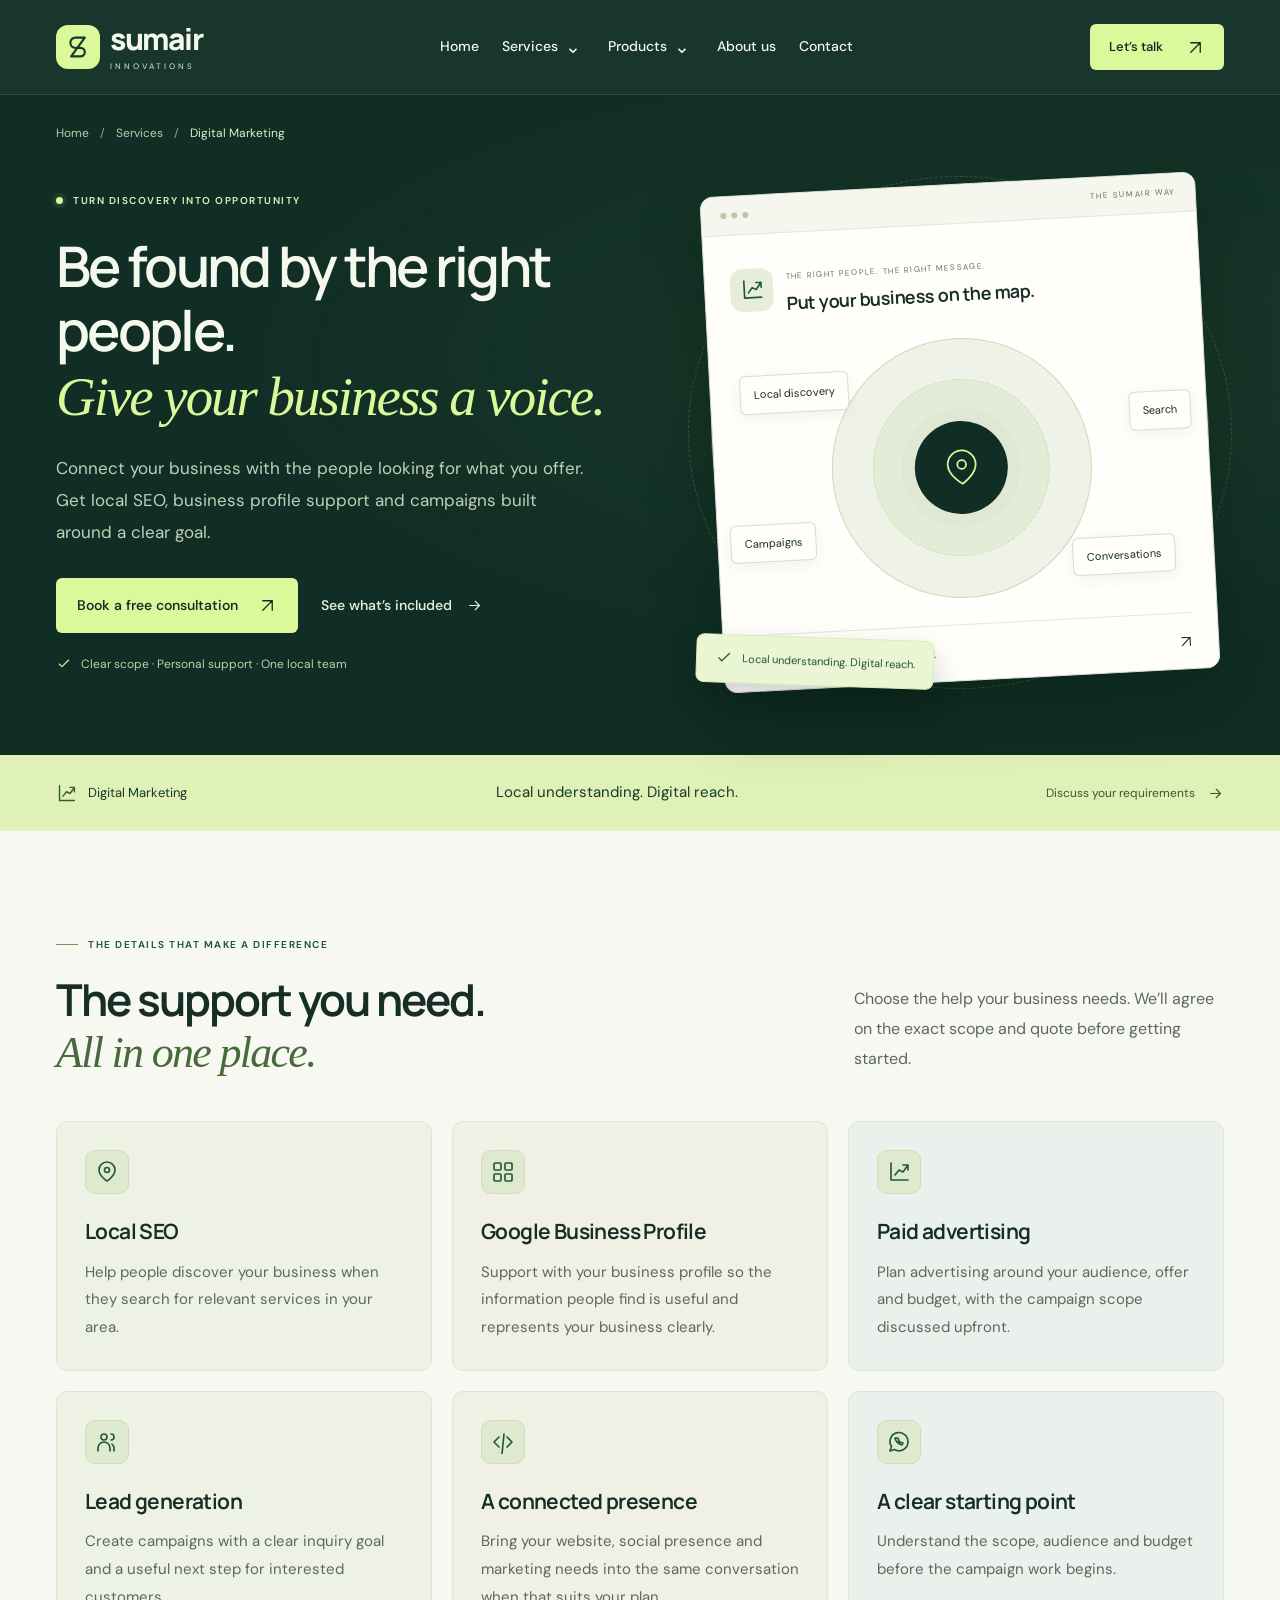
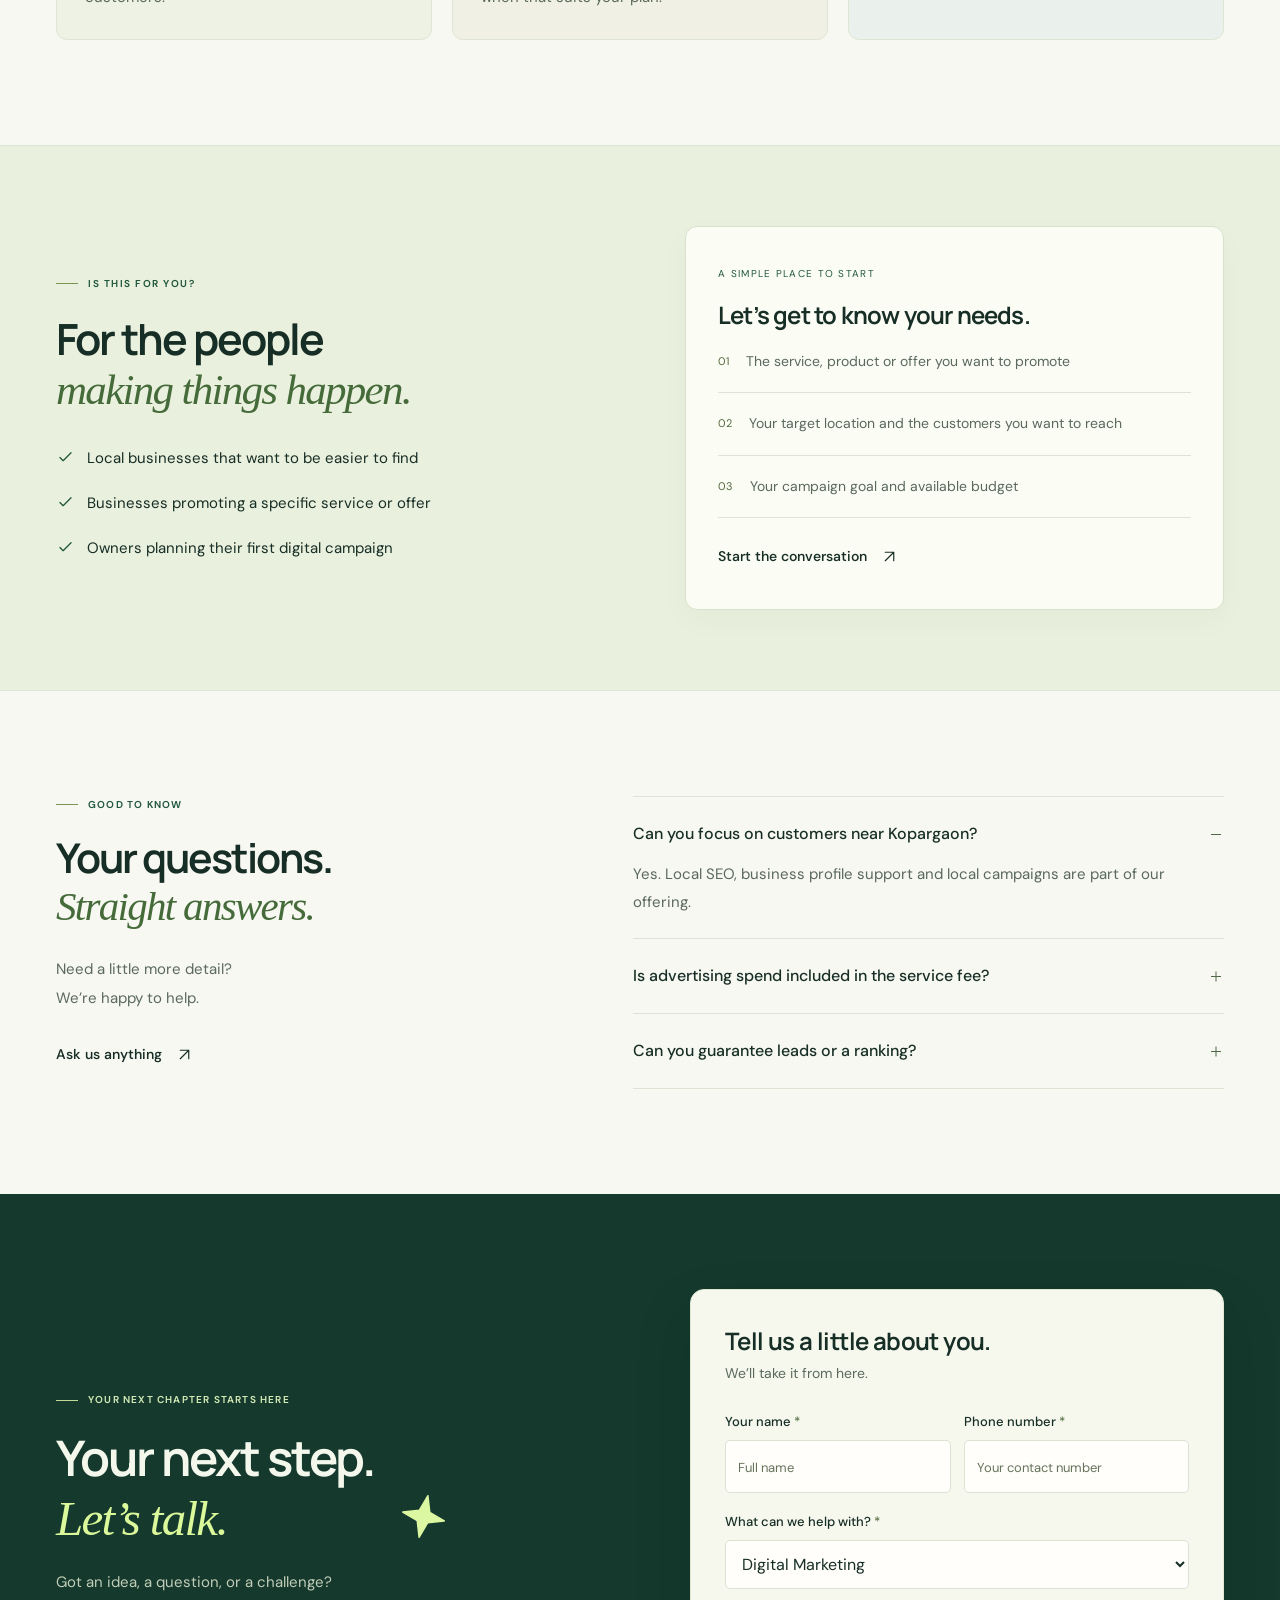
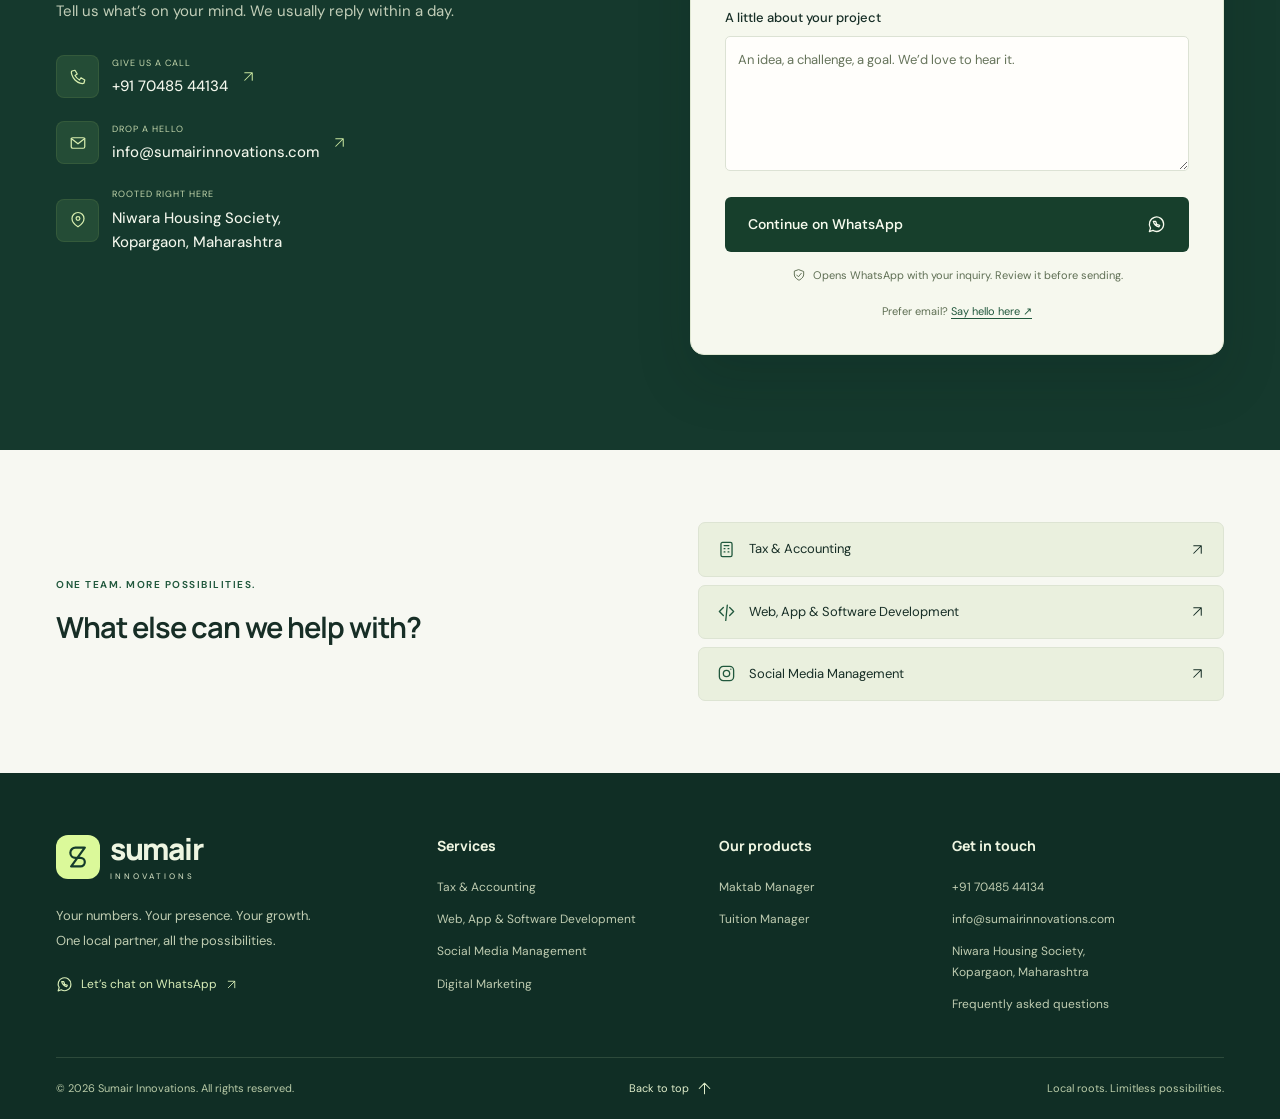
<file: services/digital-marketing.html>
<!DOCTYPE html>
<html lang="en"><head><meta charset="UTF-8"><meta name="viewport" content="width=device-width,initial-scale=1"><meta name="theme-color" content="#102e25"><meta name="description" content="Connect your business with the people looking for what you offer. Get local SEO, business profile support and campaigns built around a clear goal."><title>Digital Marketing | Sumair Innovations, Kopargaon</title><link rel="icon" href="../assets/favicon.svg" type="image/svg+xml"><link rel="stylesheet" href="../assets/styles.css"></head>
<body class="detail-page theme-marketing" data-page-path="services/digital-marketing.html"><svg class="svg-library" aria-hidden="true" xmlns="http://www.w3.org/2000/svg"><defs>
<symbol id="i-arrow" viewBox="0 0 24 24"><path d="M5 12h14m-6-6 6 6-6 6"/></symbol>
<symbol id="i-up" viewBox="0 0 24 24"><path d="M6 18 18 6M6 6h12v12"/></symbol>
<symbol id="i-check" viewBox="0 0 24 24"><path d="m5 12 4 4L19 6"/></symbol>
<symbol id="i-code" viewBox="0 0 24 24"><path d="m8 7-5 5 5 5m8-10 5 5-5 5m-3-13-2 20"/></symbol>
<symbol id="i-chart" viewBox="0 0 24 24"><path d="M4 3v17h17M8 15l4-5 4 2 5-7M16 5h5v5"/></symbol>
<symbol id="i-tax" viewBox="0 0 24 24"><rect x="5" y="3" width="14" height="18" rx="2"/><path d="M9 7h6M9 11h1m4 0h1m-6 4h1m4 0h1"/></symbol>
<symbol id="i-social" viewBox="0 0 24 24"><rect x="3" y="3" width="18" height="18" rx="5"/><circle cx="12" cy="12" r="4"/><path d="M17.5 6.5h.01"/></symbol>
<symbol id="i-pin" viewBox="0 0 24 24"><path d="M20 10c0 6-8 11-8 11S4 16 4 10a8 8 0 1 1 16 0Z"/><circle cx="12" cy="10" r="2.5"/></symbol>
<symbol id="i-phone" viewBox="0 0 24 24"><path d="m8 3-4 1c-2 1 0 8 4 12s10 6 12 4l1-4-5-3-2 3a15 15 0 0 1-6-6l3-2Z"/></symbol>
<symbol id="i-mail" viewBox="0 0 24 24"><rect x="3" y="5" width="18" height="14" rx="2"/><path d="m3 6 9 7 9-7"/></symbol>
<symbol id="i-chat" viewBox="0 0 24 24"><path d="M21 11.5a9 9 0 0 1-13.5 8L3 21l1.5-4.5A9 9 0 1 1 21 11.5Z"/><path d="M8 8c1 4 3 6 7 7l1-2-3-1-1 1-1-1 1-1-1-3Z"/></symbol>
<symbol id="i-star" viewBox="0 0 24 24"><path d="m12 2 2.5 7.5L22 12l-7.5 2.5L12 22l-2.5-7.5L2 12l7.5-2.5Z"/></symbol>
<symbol id="i-book" viewBox="0 0 24 24"><path d="M12 6C9 3 5 3 3 4v15c3-1 6-1 9 2 3-3 6-3 9-2V4c-2-1-6-1-9 2Zm0 0v15"/></symbol>
<symbol id="i-users" viewBox="0 0 24 24"><circle cx="9" cy="7" r="3"/><path d="M3 21v-3a6 6 0 0 1 12 0v3m1-17a3 3 0 0 1 0 6m3 11v-3a6 6 0 0 0-2-4"/></symbol>
<symbol id="i-shield" viewBox="0 0 24 24"><path d="m12 3 8 3v6c0 5-8 9-8 9s-8-4-8-9V6Z"/><path d="m8 12 3 3 5-6"/></symbol>
<symbol id="i-grid" viewBox="0 0 24 24"><rect x="3" y="3" width="7" height="7" rx="1"/><rect x="14" y="3" width="7" height="7" rx="1"/><rect x="3" y="14" width="7" height="7" rx="1"/><rect x="14" y="14" width="7" height="7" rx="1"/></symbol>
</defs></svg>
<a class="skip-link" href="#main">Skip to content</a><header class="header" id="top"><nav class="nav container" aria-label="Main navigation"><a href="../index.html" class="brand" aria-label="Sumair Innovations home"><span class="brand-mark" aria-hidden="true"><svg viewBox="0 0 40 40"><path d="M27 9H17a6 6 0 0 0 0 12h6a5 5 0 0 1 0 10H13M28 9 12 31"/></svg></span><span>sumair<span class="brand-sub">INNOVATIONS</span></span></a><div class="nav-links" id="navigation"><a href="../index.html">Home</a><div class="nav-group"><a href="../index.html#services">Services</a><button class="submenu-toggle" aria-label="Show services" aria-expanded="false" aria-controls="service-submenu"><span aria-hidden="true">⌄</span></button><div class="nav-submenu" id="service-submenu"><a href="../services/tax-accounting.html"><svg class="icon" aria-hidden="true"><use href="#i-tax"/></svg><span>Tax &amp; Accounting</span><svg class="icon" aria-hidden="true"><use href="#i-up"/></svg></a><a href="../services/web-app-development.html"><svg class="icon" aria-hidden="true"><use href="#i-code"/></svg><span>Web, App &amp; Software Development</span><svg class="icon" aria-hidden="true"><use href="#i-up"/></svg></a><a href="../services/social-media-management.html"><svg class="icon" aria-hidden="true"><use href="#i-social"/></svg><span>Social Media Management</span><svg class="icon" aria-hidden="true"><use href="#i-up"/></svg></a><a href="../services/digital-marketing.html"><svg class="icon" aria-hidden="true"><use href="#i-chart"/></svg><span>Digital Marketing</span><svg class="icon" aria-hidden="true"><use href="#i-up"/></svg></a></div></div><div class="nav-group"><a href="../index.html#products">Products</a><button class="submenu-toggle" aria-label="Show products" aria-expanded="false" aria-controls="product-submenu"><span aria-hidden="true">⌄</span></button><div class="nav-submenu" id="product-submenu"><a href="../products/maktab-manager.html"><svg class="icon" aria-hidden="true"><use href="#i-book"/></svg><span>Maktab Manager</span><svg class="icon" aria-hidden="true"><use href="#i-up"/></svg></a><a href="../products/tuition-manager.html"><svg class="icon" aria-hidden="true"><use href="#i-book"/></svg><span>Tuition Manager</span><svg class="icon" aria-hidden="true"><use href="#i-up"/></svg></a></div></div><a href="../index.html#about">About us</a><a href="../index.html#contact">Contact</a></div><a class="button button-lime nav-contact" href="#contact">Let’s talk <svg class="icon" aria-hidden="true"><use href="#i-up"/></svg></a><button class="menu-toggle" aria-label="Open navigation" aria-controls="navigation" aria-expanded="false"><span></span><span></span></button></nav></header><main id="main"><section class="page-hero"><div class="container"><nav class="breadcrumbs" aria-label="Breadcrumb"><a href="../index.html">Home</a><span>/</span><a href="../index.html#services">Services</a><span>/</span><span aria-current="page">Digital Marketing</span></nav><div class="page-hero-grid"><div class="page-hero-copy"><p class="eyebrow"><span class="status-dot"></span>TURN DISCOVERY INTO OPPORTUNITY</p><h1>Be found by the right people.<br><em>Give your business a voice.</em></h1><p class="page-lead">Connect your business with the people looking for what you offer. Get local SEO, business profile support and campaigns built around a clear goal.</p><div class="page-actions"><a class="button button-lime" href="#contact">Book a free consultation <svg class="icon" aria-hidden="true"><use href="#i-up"/></svg></a><a class="text-link" href="#included">See what’s included <svg class="icon" aria-hidden="true"><use href="#i-arrow"/></svg></a></div><p class="page-assurance"><svg class="icon" aria-hidden="true"><use href="#i-check"/></svg> Clear scope · Personal support · One local team</p></div><div class="service-art art-marketing" role="img" aria-label="Local understanding. Digital reach. — conceptual service illustration"><div class="art-halo"></div><div class="service-board"><div class="board-chrome"><span></span><span></span><span></span><small>THE SUMAIR WAY</small></div><div class="board-intro"><span class="board-icon"><svg class="icon" aria-hidden="true"><use href="#i-chart"/></svg></span><div><small>THE RIGHT PEOPLE. THE RIGHT MESSAGE.</small><h3>Put your business on the map.</h3></div></div><div class="reach-visual"><div class="reach-ring"></div><div class="reach-ring inner"></div><span class="reach-center"><svg class="icon" aria-hidden="true"><use href="#i-pin"/></svg></span><span class="reach-label reach-local">Local discovery</span><span class="reach-label reach-search">Search</span><span class="reach-label reach-ads">Campaigns</span><span class="reach-label reach-leads">Conversations</span></div><div class="board-bottom">Your audience. Your next opportunity. <svg class="icon" aria-hidden="true"><use href="#i-up"/></svg></div></div><span class="art-floating"><svg class="icon" aria-hidden="true"><use href="#i-check"/></svg> Local understanding. Digital reach.</span></div></div></div></section><div class="detail-value-band"><div class="container"><span><svg class="icon" aria-hidden="true"><use href="#i-chart"/></svg>Digital Marketing</span><strong>Local understanding. Digital reach.</strong><a href="#contact">Discuss your requirements <svg class="icon" aria-hidden="true"><use href="#i-arrow"/></svg></a></div></div>
 <section class="section container" id="included"><div class="section-heading"><div><p class="eyebrow"><span class="label-line"></span>THE DETAILS THAT MAKE A DIFFERENCE</p><h2>The support you need.<br><em>All in one place.</em></h2></div><p class="section-description">Choose the help your business needs. We’ll agree on the exact scope and quote before getting started.</p></div><div class="detail-feature-grid"><article class="detail-feature"><span class="detail-feature-icon"><svg class="icon" aria-hidden="true"><use href="#i-pin"/></svg></span><h3>Local SEO</h3><p>Help people discover your business when they search for relevant services in your area.</p></article><article class="detail-feature"><span class="detail-feature-icon"><svg class="icon" aria-hidden="true"><use href="#i-grid"/></svg></span><h3>Google Business Profile</h3><p>Support with your business profile so the information people find is useful and represents your business clearly.</p></article><article class="detail-feature"><span class="detail-feature-icon"><svg class="icon" aria-hidden="true"><use href="#i-chart"/></svg></span><h3>Paid advertising</h3><p>Plan advertising around your audience, offer and budget, with the campaign scope discussed upfront.</p></article><article class="detail-feature"><span class="detail-feature-icon"><svg class="icon" aria-hidden="true"><use href="#i-users"/></svg></span><h3>Lead generation</h3><p>Create campaigns with a clear inquiry goal and a useful next step for interested customers.</p></article><article class="detail-feature"><span class="detail-feature-icon"><svg class="icon" aria-hidden="true"><use href="#i-code"/></svg></span><h3>A connected presence</h3><p>Bring your website, social presence and marketing needs into the same conversation when that suits your plan.</p></article><article class="detail-feature"><span class="detail-feature-icon"><svg class="icon" aria-hidden="true"><use href="#i-chat"/></svg></span><h3>A clear starting point</h3><p>Understand the scope, audience and budget before the campaign work begins.</p></article></div></section>
 <section class="detail-fit-section"><div class="container detail-fit-grid"><div><p class="eyebrow"><span class="label-line"></span>IS THIS FOR YOU?</p><h2>For the people<br><em>making things happen.</em></h2><ul class="audience-list"><li><svg class="icon" aria-hidden="true"><use href="#i-check"/></svg><span>Local businesses that want to be easier to find</span></li><li><svg class="icon" aria-hidden="true"><use href="#i-check"/></svg><span>Businesses promoting a specific service or offer</span></li><li><svg class="icon" aria-hidden="true"><use href="#i-check"/></svg><span>Owners planning their first digital campaign</span></li></ul></div><div class="detail-next"><span class="next-kicker">A SIMPLE PLACE TO START</span><h3>Let’s get to know your needs.</h3><div class="detail-next-step"><span>01</span><p>The service, product or offer you want to promote</p></div><div class="detail-next-step"><span>02</span><p>Your target location and the customers you want to reach</p></div><div class="detail-next-step"><span>03</span><p>Your campaign goal and available budget</p></div><a class="text-link" href="#contact">Start the conversation <svg class="icon" aria-hidden="true"><use href="#i-up"/></svg></a></div></div></section>
 <section class="faq-section section container" id="faq"><div class="faq-intro"><p class="eyebrow"><span class="label-line"></span> GOOD TO KNOW</p><h2>Your questions.<br><em>Straight answers.</em></h2><p>Need a little more detail?<br>We’re happy to help.</p><a class="text-link" href="#contact">Ask us anything <svg class="icon" aria-hidden="true"><use href="#i-up"/></svg></a></div><div class="faq-list"><details open><summary>Can you focus on customers near Kopargaon?<span class="faq-plus" aria-hidden="true"></span></summary><p>Yes. Local SEO, business profile support and local campaigns are part of our offering.</p></details><details ><summary>Is advertising spend included in the service fee?<span class="faq-plus" aria-hidden="true"></span></summary><p>The service scope, fees and any advertising budget are discussed separately and agreed before the work starts.</p></details><details ><summary>Can you guarantee leads or a ranking?<span class="faq-plus" aria-hidden="true"></span></summary><p>Results depend on competition, the offer, audience, budget and other factors. We discuss realistic goals and an agreed plan rather than promise a fixed result.</p></details></div></section>
 <section class="contact-section" id="contact"><div class="container contact-grid"><div class="contact-copy reveal"><p class="eyebrow"><span class="label-line"></span> YOUR NEXT CHAPTER STARTS HERE</p><h2>Your next step.<br><em>Let’s talk.</em><svg class="icon" aria-hidden="true"><use href="#i-star"/></svg></h2><p>Got an idea, a question, or a challenge?<br>Tell us what’s on your mind. We usually reply within a day.</p><div class="contact-details"><a href="tel:+917048544134"><span class="contact-icon"><svg class="icon" aria-hidden="true"><use href="#i-phone"/></svg></span><span><small>GIVE US A CALL</small><strong>+91 70485 44134</strong></span><svg class="icon" aria-hidden="true"><use href="#i-up"/></svg></a><a href="mailto:info@sumairinnovations.com"><span class="contact-icon"><svg class="icon" aria-hidden="true"><use href="#i-mail"/></svg></span><span><small>DROP A HELLO</small><strong>info@sumairinnovations.com</strong></span><svg class="icon" aria-hidden="true"><use href="#i-up"/></svg></a><div><span class="contact-icon"><svg class="icon" aria-hidden="true"><use href="#i-pin"/></svg></span><span><small>ROOTED RIGHT HERE</small><strong>Niwara Housing Society,<br>Kopargaon, Maharashtra</strong></span></div></div></div>
 <form class="contact-form reveal" id="inquiry-form"><div class="form-title"><h3>Tell us a little about you.</h3><p>We’ll take it from here.</p></div><div class="form-row"><div class="field"><label for="name">Your name <span>*</span></label><input id="name" name="name" placeholder="Full name" autocomplete="name" maxlength="100" required></div><div class="field"><label for="phone">Phone number <span>*</span></label><input id="phone" name="phone" type="tel" placeholder="Your contact number" autocomplete="tel" pattern="[+0-9() .\-]{7,22}" minlength="7" maxlength="22" title="Enter a phone number with 7–15 digits; +, spaces, parentheses and hyphens are accepted." required></div></div><div class="field"><label for="service">What can we help with? <span>*</span></label><select id="service" name="service" required><option value="" disabled >Select a service</option><option >Tax &amp; Accounting</option><option >Web, App &amp; Software Development</option><option >Social Media Management</option><option selected>Digital Marketing</option><option >Maktab Manager</option><option >Tuition Manager</option><option>Not sure yet — let’s talk</option></select></div><div class="field"><label for="message">A little about your project</label><textarea id="message" name="message" rows="4" maxlength="2000" placeholder="An idea, a challenge, a goal. We’d love to hear it."></textarea></div><button type="submit" class="button form-submit">Continue on WhatsApp <svg class="icon" aria-hidden="true"><use href="#i-chat"/></svg></button><p class="form-note"><svg class="icon" aria-hidden="true"><use href="#i-shield"/></svg> Opens WhatsApp with your inquiry. Review it before sending.</p><p class="form-status" id="form-status" role="status" hidden></p><p class="form-email">Prefer email? <a href="mailto:info@sumairinnovations.com">Say hello here ↗</a></p></form></div></section><section class="related-section container"><div><p class="eyebrow">ONE TEAM. MORE POSSIBILITIES.</p><h2>What else can we help with?</h2></div><div class="related-links"><a href="../services/tax-accounting.html" class="related-link"><svg class="icon" aria-hidden="true"><use href="#i-tax"/></svg><span>Tax &amp; Accounting</span><svg class="icon" aria-hidden="true"><use href="#i-up"/></svg></a><a href="../services/web-app-development.html" class="related-link"><svg class="icon" aria-hidden="true"><use href="#i-code"/></svg><span>Web, App &amp; Software Development</span><svg class="icon" aria-hidden="true"><use href="#i-up"/></svg></a><a href="../services/social-media-management.html" class="related-link"><svg class="icon" aria-hidden="true"><use href="#i-social"/></svg><span>Social Media Management</span><svg class="icon" aria-hidden="true"><use href="#i-up"/></svg></a></div></section></main><footer class="footer"><div class="container"><div class="footer-directory"><div class="footer-story"><a href="../index.html" class="brand" aria-label="Sumair Innovations home"><span class="brand-mark" aria-hidden="true"><svg viewBox="0 0 40 40"><path d="M27 9H17a6 6 0 0 0 0 12h6a5 5 0 0 1 0 10H13M28 9 12 31"/></svg></span><span>sumair<span class="brand-sub">INNOVATIONS</span></span></a><p>Your numbers. Your presence. Your growth.<br>One local partner, all the possibilities.</p><a class="footer-whatsapp" href="https://wa.me/917048544134" target="_blank" rel="noopener noreferrer"><svg class="icon" aria-hidden="true"><use href="#i-chat"/></svg> Let’s chat on WhatsApp <svg class="icon" aria-hidden="true"><use href="#i-up"/></svg></a></div><div class="footer-column"><h3>Services</h3><a href="../services/tax-accounting.html">Tax &amp; Accounting</a><a href="../services/web-app-development.html">Web, App &amp; Software Development</a><a href="../services/social-media-management.html">Social Media Management</a><a href="../services/digital-marketing.html">Digital Marketing</a></div><div class="footer-column"><h3>Our products</h3><a href="../products/maktab-manager.html">Maktab Manager</a><a href="../products/tuition-manager.html">Tuition Manager</a></div><div class="footer-column"><h3>Get in touch</h3><a href="tel:+917048544134">+91 70485 44134</a><a href="mailto:info@sumairinnovations.com">info@sumairinnovations.com</a><p>Niwara Housing Society,<br>Kopargaon, Maharashtra</p><a href="../index.html#faq">Frequently asked questions</a></div></div><div class="footer-bottom"><span>© <span id="year">2026</span> Sumair Innovations. All rights reserved.</span><a href="#top">Back to top <svg class="icon" aria-hidden="true"><use href="#i-up"/></svg></a><span>Local roots. Limitless possibilities.</span></div></div></footer><script src="../assets/script.js"></script></body></html>
</file>
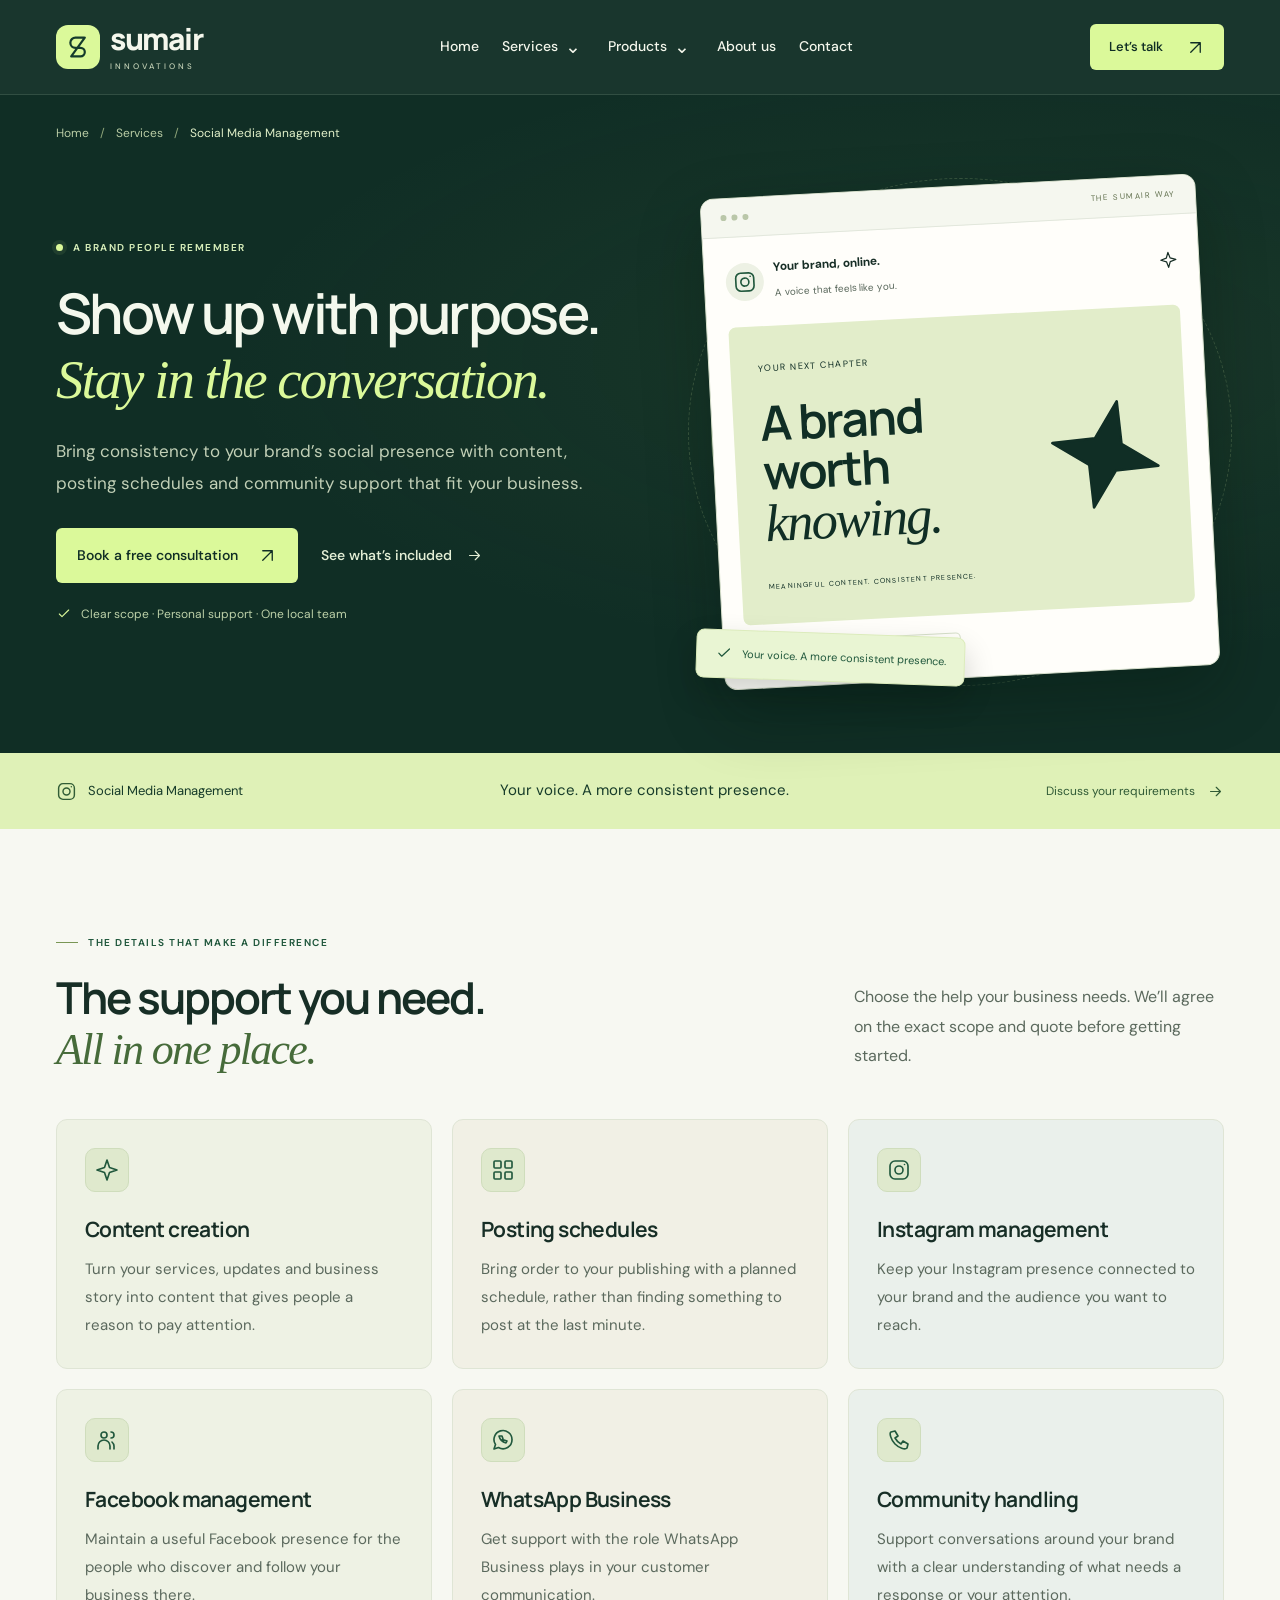
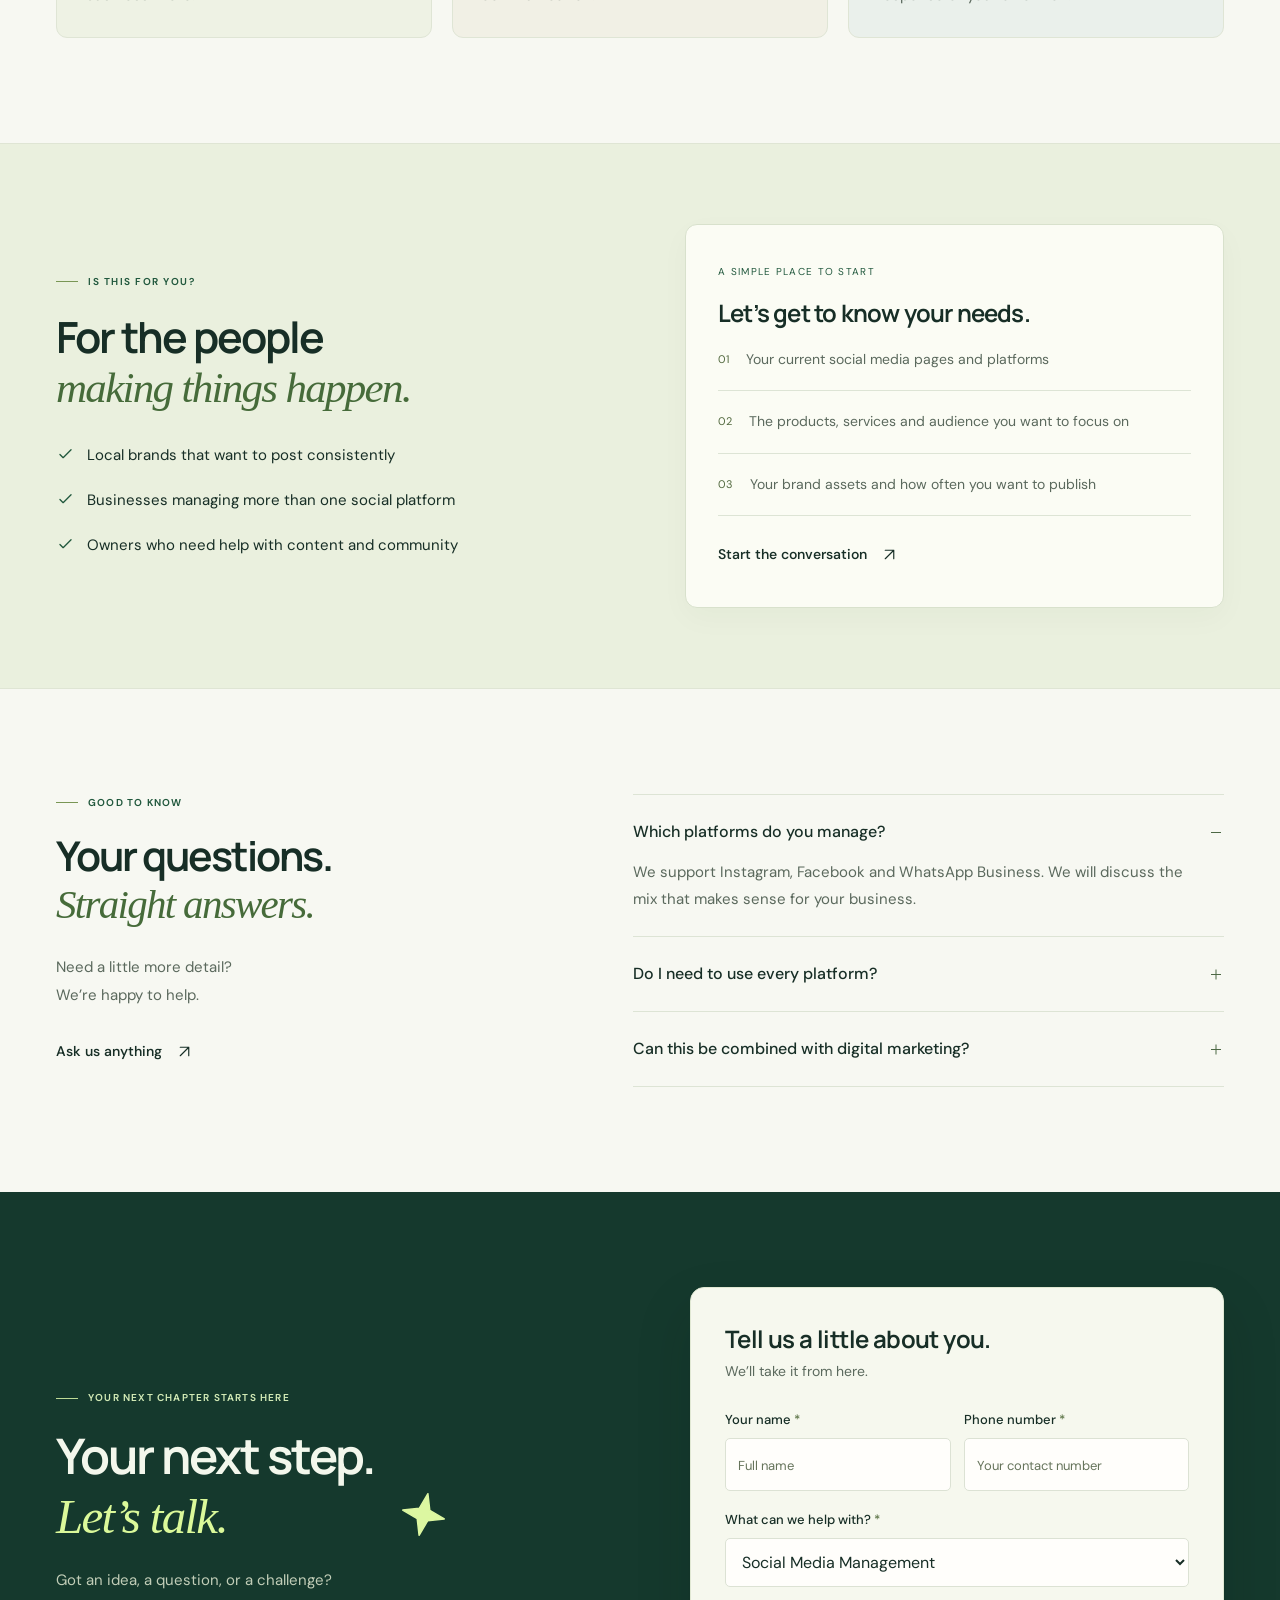
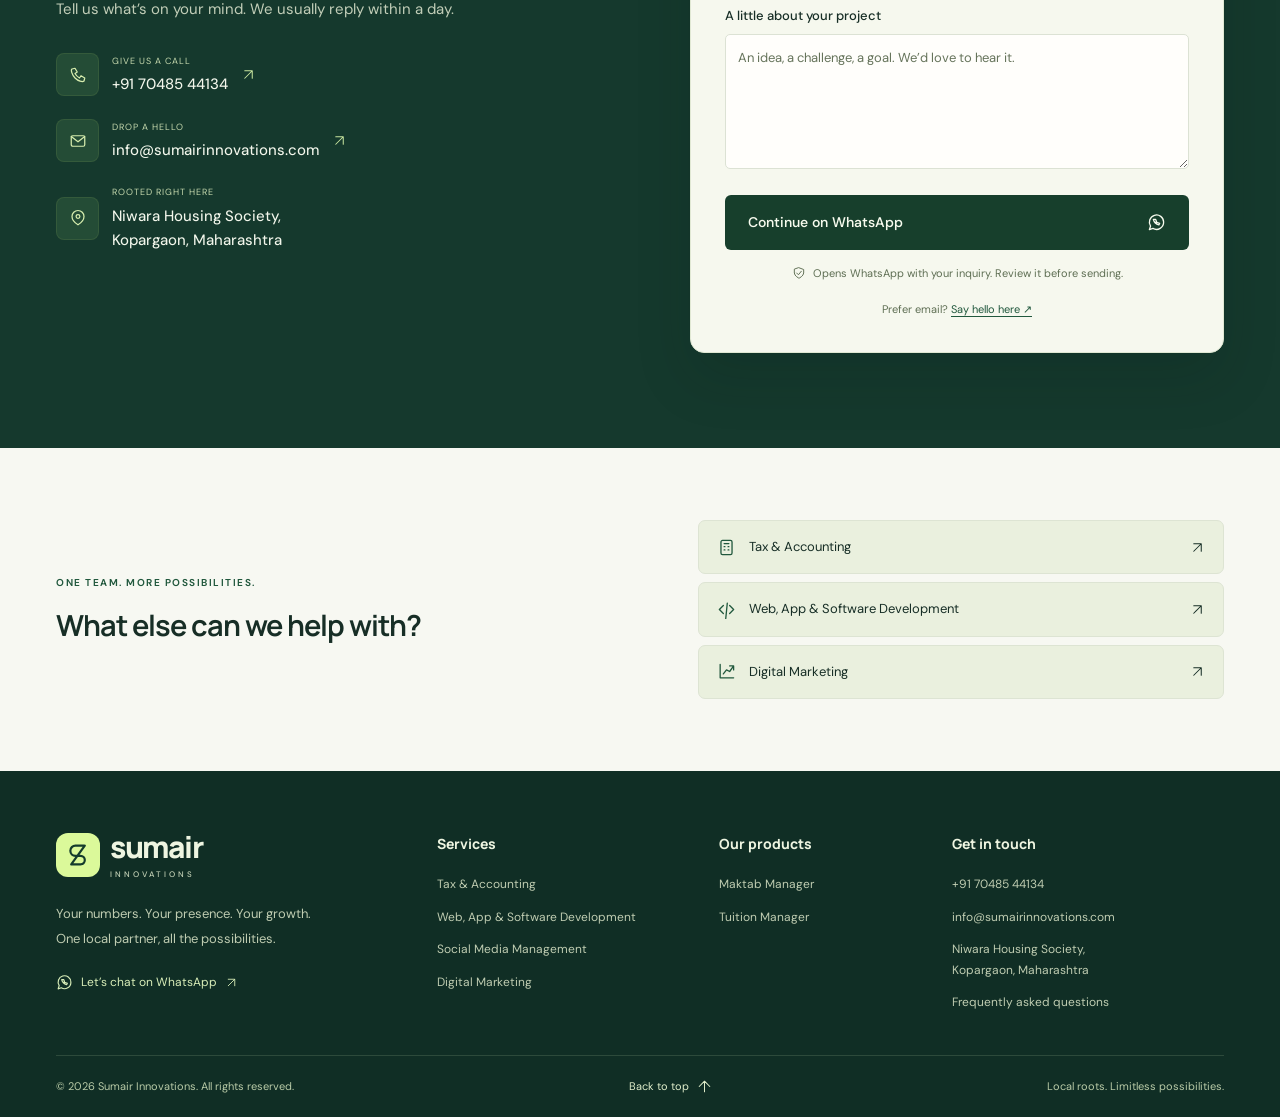
<file: services/social-media-management.html>
<!DOCTYPE html>
<html lang="en"><head><meta charset="UTF-8"><meta name="viewport" content="width=device-width,initial-scale=1"><meta name="theme-color" content="#102e25"><meta name="description" content="Bring consistency to your brand’s social presence with content, posting schedules and community support that fit your business."><title>Social Media Management | Sumair Innovations, Kopargaon</title><link rel="icon" href="../assets/favicon.svg" type="image/svg+xml"><link rel="stylesheet" href="../assets/styles.css"></head>
<body class="detail-page theme-social" data-page-path="services/social-media-management.html"><svg class="svg-library" aria-hidden="true" xmlns="http://www.w3.org/2000/svg"><defs>
<symbol id="i-arrow" viewBox="0 0 24 24"><path d="M5 12h14m-6-6 6 6-6 6"/></symbol>
<symbol id="i-up" viewBox="0 0 24 24"><path d="M6 18 18 6M6 6h12v12"/></symbol>
<symbol id="i-check" viewBox="0 0 24 24"><path d="m5 12 4 4L19 6"/></symbol>
<symbol id="i-code" viewBox="0 0 24 24"><path d="m8 7-5 5 5 5m8-10 5 5-5 5m-3-13-2 20"/></symbol>
<symbol id="i-chart" viewBox="0 0 24 24"><path d="M4 3v17h17M8 15l4-5 4 2 5-7M16 5h5v5"/></symbol>
<symbol id="i-tax" viewBox="0 0 24 24"><rect x="5" y="3" width="14" height="18" rx="2"/><path d="M9 7h6M9 11h1m4 0h1m-6 4h1m4 0h1"/></symbol>
<symbol id="i-social" viewBox="0 0 24 24"><rect x="3" y="3" width="18" height="18" rx="5"/><circle cx="12" cy="12" r="4"/><path d="M17.5 6.5h.01"/></symbol>
<symbol id="i-pin" viewBox="0 0 24 24"><path d="M20 10c0 6-8 11-8 11S4 16 4 10a8 8 0 1 1 16 0Z"/><circle cx="12" cy="10" r="2.5"/></symbol>
<symbol id="i-phone" viewBox="0 0 24 24"><path d="m8 3-4 1c-2 1 0 8 4 12s10 6 12 4l1-4-5-3-2 3a15 15 0 0 1-6-6l3-2Z"/></symbol>
<symbol id="i-mail" viewBox="0 0 24 24"><rect x="3" y="5" width="18" height="14" rx="2"/><path d="m3 6 9 7 9-7"/></symbol>
<symbol id="i-chat" viewBox="0 0 24 24"><path d="M21 11.5a9 9 0 0 1-13.5 8L3 21l1.5-4.5A9 9 0 1 1 21 11.5Z"/><path d="M8 8c1 4 3 6 7 7l1-2-3-1-1 1-1-1 1-1-1-3Z"/></symbol>
<symbol id="i-star" viewBox="0 0 24 24"><path d="m12 2 2.5 7.5L22 12l-7.5 2.5L12 22l-2.5-7.5L2 12l7.5-2.5Z"/></symbol>
<symbol id="i-book" viewBox="0 0 24 24"><path d="M12 6C9 3 5 3 3 4v15c3-1 6-1 9 2 3-3 6-3 9-2V4c-2-1-6-1-9 2Zm0 0v15"/></symbol>
<symbol id="i-users" viewBox="0 0 24 24"><circle cx="9" cy="7" r="3"/><path d="M3 21v-3a6 6 0 0 1 12 0v3m1-17a3 3 0 0 1 0 6m3 11v-3a6 6 0 0 0-2-4"/></symbol>
<symbol id="i-shield" viewBox="0 0 24 24"><path d="m12 3 8 3v6c0 5-8 9-8 9s-8-4-8-9V6Z"/><path d="m8 12 3 3 5-6"/></symbol>
<symbol id="i-grid" viewBox="0 0 24 24"><rect x="3" y="3" width="7" height="7" rx="1"/><rect x="14" y="3" width="7" height="7" rx="1"/><rect x="3" y="14" width="7" height="7" rx="1"/><rect x="14" y="14" width="7" height="7" rx="1"/></symbol>
</defs></svg>
<a class="skip-link" href="#main">Skip to content</a><header class="header" id="top"><nav class="nav container" aria-label="Main navigation"><a href="../index.html" class="brand" aria-label="Sumair Innovations home"><span class="brand-mark" aria-hidden="true"><svg viewBox="0 0 40 40"><path d="M27 9H17a6 6 0 0 0 0 12h6a5 5 0 0 1 0 10H13M28 9 12 31"/></svg></span><span>sumair<span class="brand-sub">INNOVATIONS</span></span></a><div class="nav-links" id="navigation"><a href="../index.html">Home</a><div class="nav-group"><a href="../index.html#services">Services</a><button class="submenu-toggle" aria-label="Show services" aria-expanded="false" aria-controls="service-submenu"><span aria-hidden="true">⌄</span></button><div class="nav-submenu" id="service-submenu"><a href="../services/tax-accounting.html"><svg class="icon" aria-hidden="true"><use href="#i-tax"/></svg><span>Tax &amp; Accounting</span><svg class="icon" aria-hidden="true"><use href="#i-up"/></svg></a><a href="../services/web-app-development.html"><svg class="icon" aria-hidden="true"><use href="#i-code"/></svg><span>Web, App &amp; Software Development</span><svg class="icon" aria-hidden="true"><use href="#i-up"/></svg></a><a href="../services/social-media-management.html"><svg class="icon" aria-hidden="true"><use href="#i-social"/></svg><span>Social Media Management</span><svg class="icon" aria-hidden="true"><use href="#i-up"/></svg></a><a href="../services/digital-marketing.html"><svg class="icon" aria-hidden="true"><use href="#i-chart"/></svg><span>Digital Marketing</span><svg class="icon" aria-hidden="true"><use href="#i-up"/></svg></a></div></div><div class="nav-group"><a href="../index.html#products">Products</a><button class="submenu-toggle" aria-label="Show products" aria-expanded="false" aria-controls="product-submenu"><span aria-hidden="true">⌄</span></button><div class="nav-submenu" id="product-submenu"><a href="../products/maktab-manager.html"><svg class="icon" aria-hidden="true"><use href="#i-book"/></svg><span>Maktab Manager</span><svg class="icon" aria-hidden="true"><use href="#i-up"/></svg></a><a href="../products/tuition-manager.html"><svg class="icon" aria-hidden="true"><use href="#i-book"/></svg><span>Tuition Manager</span><svg class="icon" aria-hidden="true"><use href="#i-up"/></svg></a></div></div><a href="../index.html#about">About us</a><a href="../index.html#contact">Contact</a></div><a class="button button-lime nav-contact" href="#contact">Let’s talk <svg class="icon" aria-hidden="true"><use href="#i-up"/></svg></a><button class="menu-toggle" aria-label="Open navigation" aria-controls="navigation" aria-expanded="false"><span></span><span></span></button></nav></header><main id="main"><section class="page-hero"><div class="container"><nav class="breadcrumbs" aria-label="Breadcrumb"><a href="../index.html">Home</a><span>/</span><a href="../index.html#services">Services</a><span>/</span><span aria-current="page">Social Media Management</span></nav><div class="page-hero-grid"><div class="page-hero-copy"><p class="eyebrow"><span class="status-dot"></span>A BRAND PEOPLE REMEMBER</p><h1>Show up with purpose.<br><em>Stay in the conversation.</em></h1><p class="page-lead">Bring consistency to your brand’s social presence with content, posting schedules and community support that fit your business.</p><div class="page-actions"><a class="button button-lime" href="#contact">Book a free consultation <svg class="icon" aria-hidden="true"><use href="#i-up"/></svg></a><a class="text-link" href="#included">See what’s included <svg class="icon" aria-hidden="true"><use href="#i-arrow"/></svg></a></div><p class="page-assurance"><svg class="icon" aria-hidden="true"><use href="#i-check"/></svg> Clear scope · Personal support · One local team</p></div><div class="service-art art-social" role="img" aria-label="Your voice. A more consistent presence. — conceptual service illustration"><div class="art-halo"></div><div class="service-board"><div class="board-chrome"><span></span><span></span><span></span><small>THE SUMAIR WAY</small></div><div class="social-profile"><span><svg class="icon" aria-hidden="true"><use href="#i-social"/></svg></span><div><strong>Your brand, online.</strong><small>A voice that feels like you.</small></div><svg class="icon" aria-hidden="true"><use href="#i-star"/></svg></div><div class="social-post"><span>YOUR NEXT CHAPTER</span><strong>A brand<br>worth<br><em>knowing.</em></strong><svg class="icon" aria-hidden="true"><use href="#i-star"/></svg><small>MEANINGFUL CONTENT. CONSISTENT PRESENCE.</small></div><div class="social-channels"><span>Instagram</span><span>Facebook</span><span>WhatsApp</span></div></div><span class="art-floating"><svg class="icon" aria-hidden="true"><use href="#i-check"/></svg> Your voice. A more consistent presence.</span></div></div></div></section><div class="detail-value-band"><div class="container"><span><svg class="icon" aria-hidden="true"><use href="#i-social"/></svg>Social Media Management</span><strong>Your voice. A more consistent presence.</strong><a href="#contact">Discuss your requirements <svg class="icon" aria-hidden="true"><use href="#i-arrow"/></svg></a></div></div>
 <section class="section container" id="included"><div class="section-heading"><div><p class="eyebrow"><span class="label-line"></span>THE DETAILS THAT MAKE A DIFFERENCE</p><h2>The support you need.<br><em>All in one place.</em></h2></div><p class="section-description">Choose the help your business needs. We’ll agree on the exact scope and quote before getting started.</p></div><div class="detail-feature-grid"><article class="detail-feature"><span class="detail-feature-icon"><svg class="icon" aria-hidden="true"><use href="#i-star"/></svg></span><h3>Content creation</h3><p>Turn your services, updates and business story into content that gives people a reason to pay attention.</p></article><article class="detail-feature"><span class="detail-feature-icon"><svg class="icon" aria-hidden="true"><use href="#i-grid"/></svg></span><h3>Posting schedules</h3><p>Bring order to your publishing with a planned schedule, rather than finding something to post at the last minute.</p></article><article class="detail-feature"><span class="detail-feature-icon"><svg class="icon" aria-hidden="true"><use href="#i-social"/></svg></span><h3>Instagram management</h3><p>Keep your Instagram presence connected to your brand and the audience you want to reach.</p></article><article class="detail-feature"><span class="detail-feature-icon"><svg class="icon" aria-hidden="true"><use href="#i-users"/></svg></span><h3>Facebook management</h3><p>Maintain a useful Facebook presence for the people who discover and follow your business there.</p></article><article class="detail-feature"><span class="detail-feature-icon"><svg class="icon" aria-hidden="true"><use href="#i-chat"/></svg></span><h3>WhatsApp Business</h3><p>Get support with the role WhatsApp Business plays in your customer communication.</p></article><article class="detail-feature"><span class="detail-feature-icon"><svg class="icon" aria-hidden="true"><use href="#i-phone"/></svg></span><h3>Community handling</h3><p>Support conversations around your brand with a clear understanding of what needs a response or your attention.</p></article></div></section>
 <section class="detail-fit-section"><div class="container detail-fit-grid"><div><p class="eyebrow"><span class="label-line"></span>IS THIS FOR YOU?</p><h2>For the people<br><em>making things happen.</em></h2><ul class="audience-list"><li><svg class="icon" aria-hidden="true"><use href="#i-check"/></svg><span>Local brands that want to post consistently</span></li><li><svg class="icon" aria-hidden="true"><use href="#i-check"/></svg><span>Businesses managing more than one social platform</span></li><li><svg class="icon" aria-hidden="true"><use href="#i-check"/></svg><span>Owners who need help with content and community</span></li></ul></div><div class="detail-next"><span class="next-kicker">A SIMPLE PLACE TO START</span><h3>Let’s get to know your needs.</h3><div class="detail-next-step"><span>01</span><p>Your current social media pages and platforms</p></div><div class="detail-next-step"><span>02</span><p>The products, services and audience you want to focus on</p></div><div class="detail-next-step"><span>03</span><p>Your brand assets and how often you want to publish</p></div><a class="text-link" href="#contact">Start the conversation <svg class="icon" aria-hidden="true"><use href="#i-up"/></svg></a></div></div></section>
 <section class="faq-section section container" id="faq"><div class="faq-intro"><p class="eyebrow"><span class="label-line"></span> GOOD TO KNOW</p><h2>Your questions.<br><em>Straight answers.</em></h2><p>Need a little more detail?<br>We’re happy to help.</p><a class="text-link" href="#contact">Ask us anything <svg class="icon" aria-hidden="true"><use href="#i-up"/></svg></a></div><div class="faq-list"><details open><summary>Which platforms do you manage?<span class="faq-plus" aria-hidden="true"></span></summary><p>We support Instagram, Facebook and WhatsApp Business. We will discuss the mix that makes sense for your business.</p></details><details ><summary>Do I need to use every platform?<span class="faq-plus" aria-hidden="true"></span></summary><p>No. The scope can focus on the platforms you need. A conversation about your audience helps us plan the work.</p></details><details ><summary>Can this be combined with digital marketing?<span class="faq-plus" aria-hidden="true"></span></summary><p>Yes. Social management and digital marketing can be arranged together, or you can choose either service independently.</p></details></div></section>
 <section class="contact-section" id="contact"><div class="container contact-grid"><div class="contact-copy reveal"><p class="eyebrow"><span class="label-line"></span> YOUR NEXT CHAPTER STARTS HERE</p><h2>Your next step.<br><em>Let’s talk.</em><svg class="icon" aria-hidden="true"><use href="#i-star"/></svg></h2><p>Got an idea, a question, or a challenge?<br>Tell us what’s on your mind. We usually reply within a day.</p><div class="contact-details"><a href="tel:+917048544134"><span class="contact-icon"><svg class="icon" aria-hidden="true"><use href="#i-phone"/></svg></span><span><small>GIVE US A CALL</small><strong>+91 70485 44134</strong></span><svg class="icon" aria-hidden="true"><use href="#i-up"/></svg></a><a href="mailto:info@sumairinnovations.com"><span class="contact-icon"><svg class="icon" aria-hidden="true"><use href="#i-mail"/></svg></span><span><small>DROP A HELLO</small><strong>info@sumairinnovations.com</strong></span><svg class="icon" aria-hidden="true"><use href="#i-up"/></svg></a><div><span class="contact-icon"><svg class="icon" aria-hidden="true"><use href="#i-pin"/></svg></span><span><small>ROOTED RIGHT HERE</small><strong>Niwara Housing Society,<br>Kopargaon, Maharashtra</strong></span></div></div></div>
 <form class="contact-form reveal" id="inquiry-form"><div class="form-title"><h3>Tell us a little about you.</h3><p>We’ll take it from here.</p></div><div class="form-row"><div class="field"><label for="name">Your name <span>*</span></label><input id="name" name="name" placeholder="Full name" autocomplete="name" maxlength="100" required></div><div class="field"><label for="phone">Phone number <span>*</span></label><input id="phone" name="phone" type="tel" placeholder="Your contact number" autocomplete="tel" pattern="[+0-9() .\-]{7,22}" minlength="7" maxlength="22" title="Enter a phone number with 7–15 digits; +, spaces, parentheses and hyphens are accepted." required></div></div><div class="field"><label for="service">What can we help with? <span>*</span></label><select id="service" name="service" required><option value="" disabled >Select a service</option><option >Tax &amp; Accounting</option><option >Web, App &amp; Software Development</option><option selected>Social Media Management</option><option >Digital Marketing</option><option >Maktab Manager</option><option >Tuition Manager</option><option>Not sure yet — let’s talk</option></select></div><div class="field"><label for="message">A little about your project</label><textarea id="message" name="message" rows="4" maxlength="2000" placeholder="An idea, a challenge, a goal. We’d love to hear it."></textarea></div><button type="submit" class="button form-submit">Continue on WhatsApp <svg class="icon" aria-hidden="true"><use href="#i-chat"/></svg></button><p class="form-note"><svg class="icon" aria-hidden="true"><use href="#i-shield"/></svg> Opens WhatsApp with your inquiry. Review it before sending.</p><p class="form-status" id="form-status" role="status" hidden></p><p class="form-email">Prefer email? <a href="mailto:info@sumairinnovations.com">Say hello here ↗</a></p></form></div></section><section class="related-section container"><div><p class="eyebrow">ONE TEAM. MORE POSSIBILITIES.</p><h2>What else can we help with?</h2></div><div class="related-links"><a href="../services/tax-accounting.html" class="related-link"><svg class="icon" aria-hidden="true"><use href="#i-tax"/></svg><span>Tax &amp; Accounting</span><svg class="icon" aria-hidden="true"><use href="#i-up"/></svg></a><a href="../services/web-app-development.html" class="related-link"><svg class="icon" aria-hidden="true"><use href="#i-code"/></svg><span>Web, App &amp; Software Development</span><svg class="icon" aria-hidden="true"><use href="#i-up"/></svg></a><a href="../services/digital-marketing.html" class="related-link"><svg class="icon" aria-hidden="true"><use href="#i-chart"/></svg><span>Digital Marketing</span><svg class="icon" aria-hidden="true"><use href="#i-up"/></svg></a></div></section></main><footer class="footer"><div class="container"><div class="footer-directory"><div class="footer-story"><a href="../index.html" class="brand" aria-label="Sumair Innovations home"><span class="brand-mark" aria-hidden="true"><svg viewBox="0 0 40 40"><path d="M27 9H17a6 6 0 0 0 0 12h6a5 5 0 0 1 0 10H13M28 9 12 31"/></svg></span><span>sumair<span class="brand-sub">INNOVATIONS</span></span></a><p>Your numbers. Your presence. Your growth.<br>One local partner, all the possibilities.</p><a class="footer-whatsapp" href="https://wa.me/917048544134" target="_blank" rel="noopener noreferrer"><svg class="icon" aria-hidden="true"><use href="#i-chat"/></svg> Let’s chat on WhatsApp <svg class="icon" aria-hidden="true"><use href="#i-up"/></svg></a></div><div class="footer-column"><h3>Services</h3><a href="../services/tax-accounting.html">Tax &amp; Accounting</a><a href="../services/web-app-development.html">Web, App &amp; Software Development</a><a href="../services/social-media-management.html">Social Media Management</a><a href="../services/digital-marketing.html">Digital Marketing</a></div><div class="footer-column"><h3>Our products</h3><a href="../products/maktab-manager.html">Maktab Manager</a><a href="../products/tuition-manager.html">Tuition Manager</a></div><div class="footer-column"><h3>Get in touch</h3><a href="tel:+917048544134">+91 70485 44134</a><a href="mailto:info@sumairinnovations.com">info@sumairinnovations.com</a><p>Niwara Housing Society,<br>Kopargaon, Maharashtra</p><a href="../index.html#faq">Frequently asked questions</a></div></div><div class="footer-bottom"><span>© <span id="year">2026</span> Sumair Innovations. All rights reserved.</span><a href="#top">Back to top <svg class="icon" aria-hidden="true"><use href="#i-up"/></svg></a><span>Local roots. Limitless possibilities.</span></div></div></footer><script src="../assets/script.js"></script></body></html>
</file>
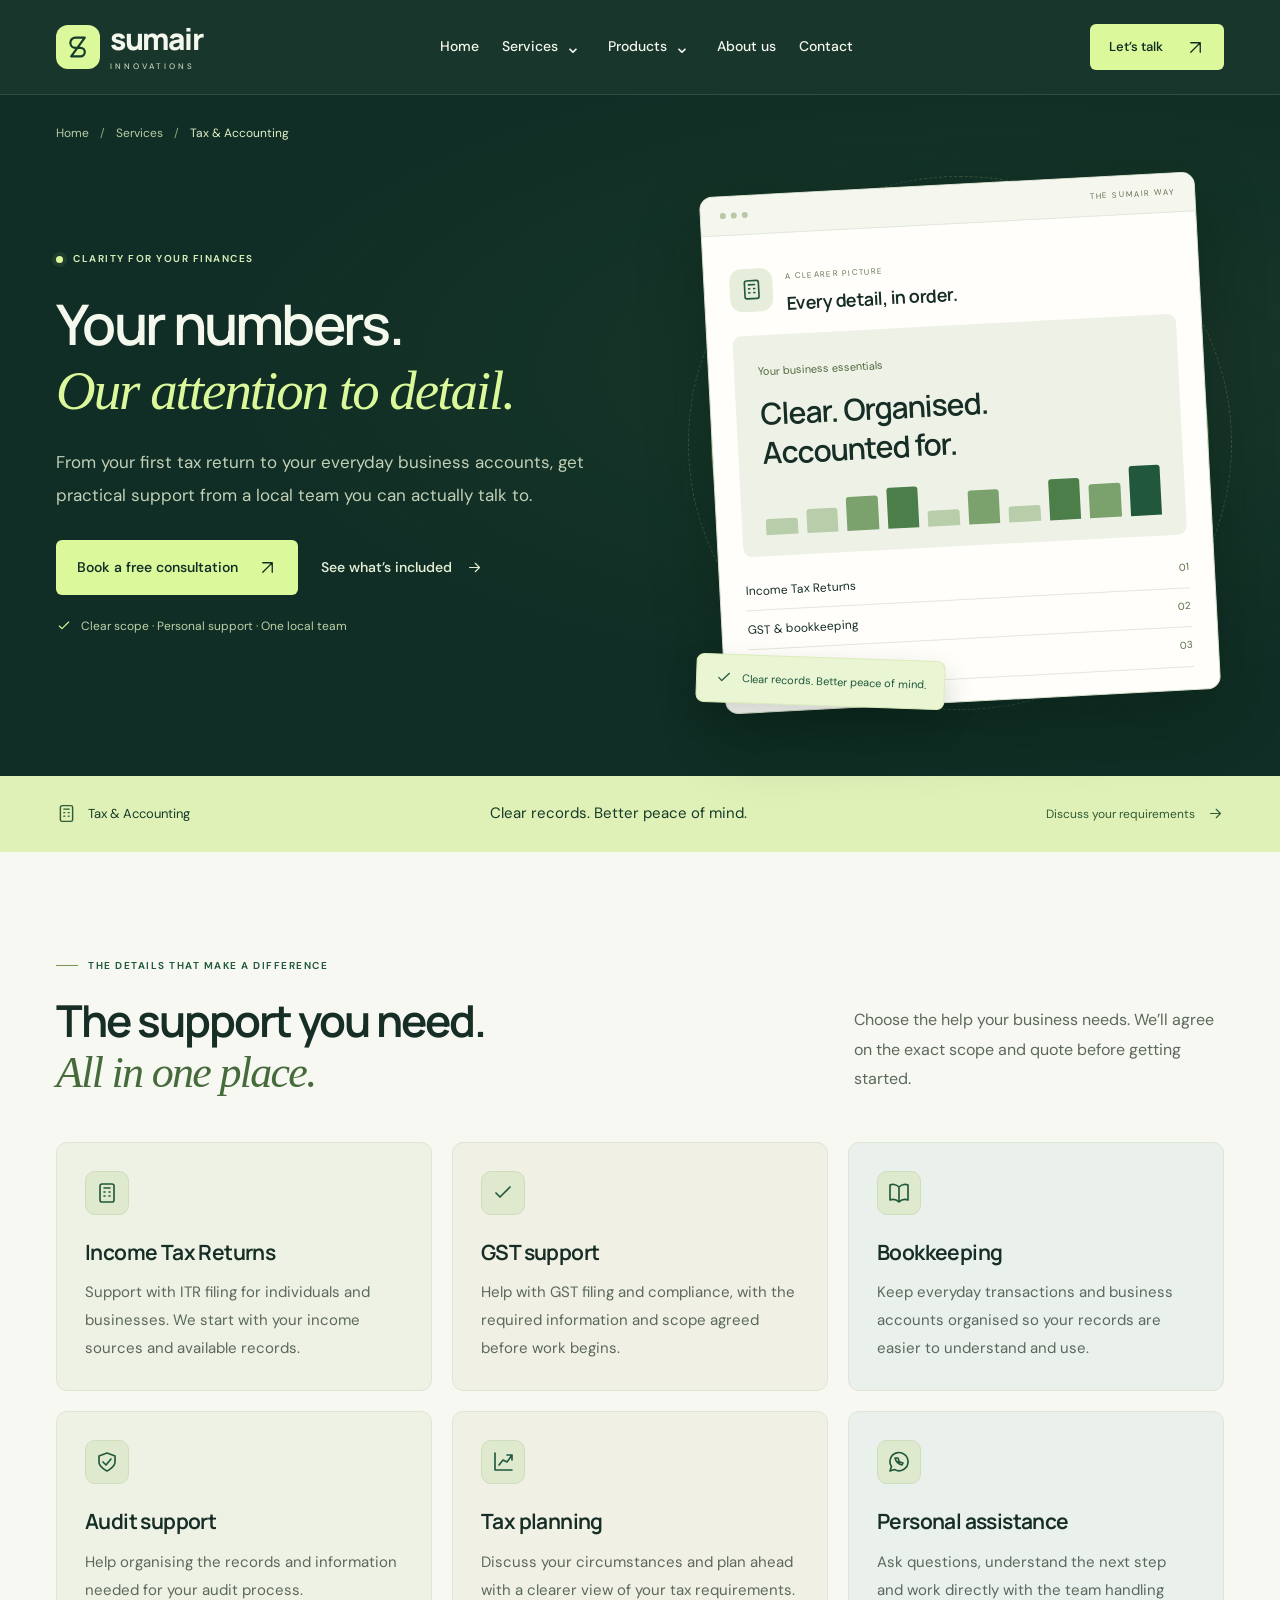
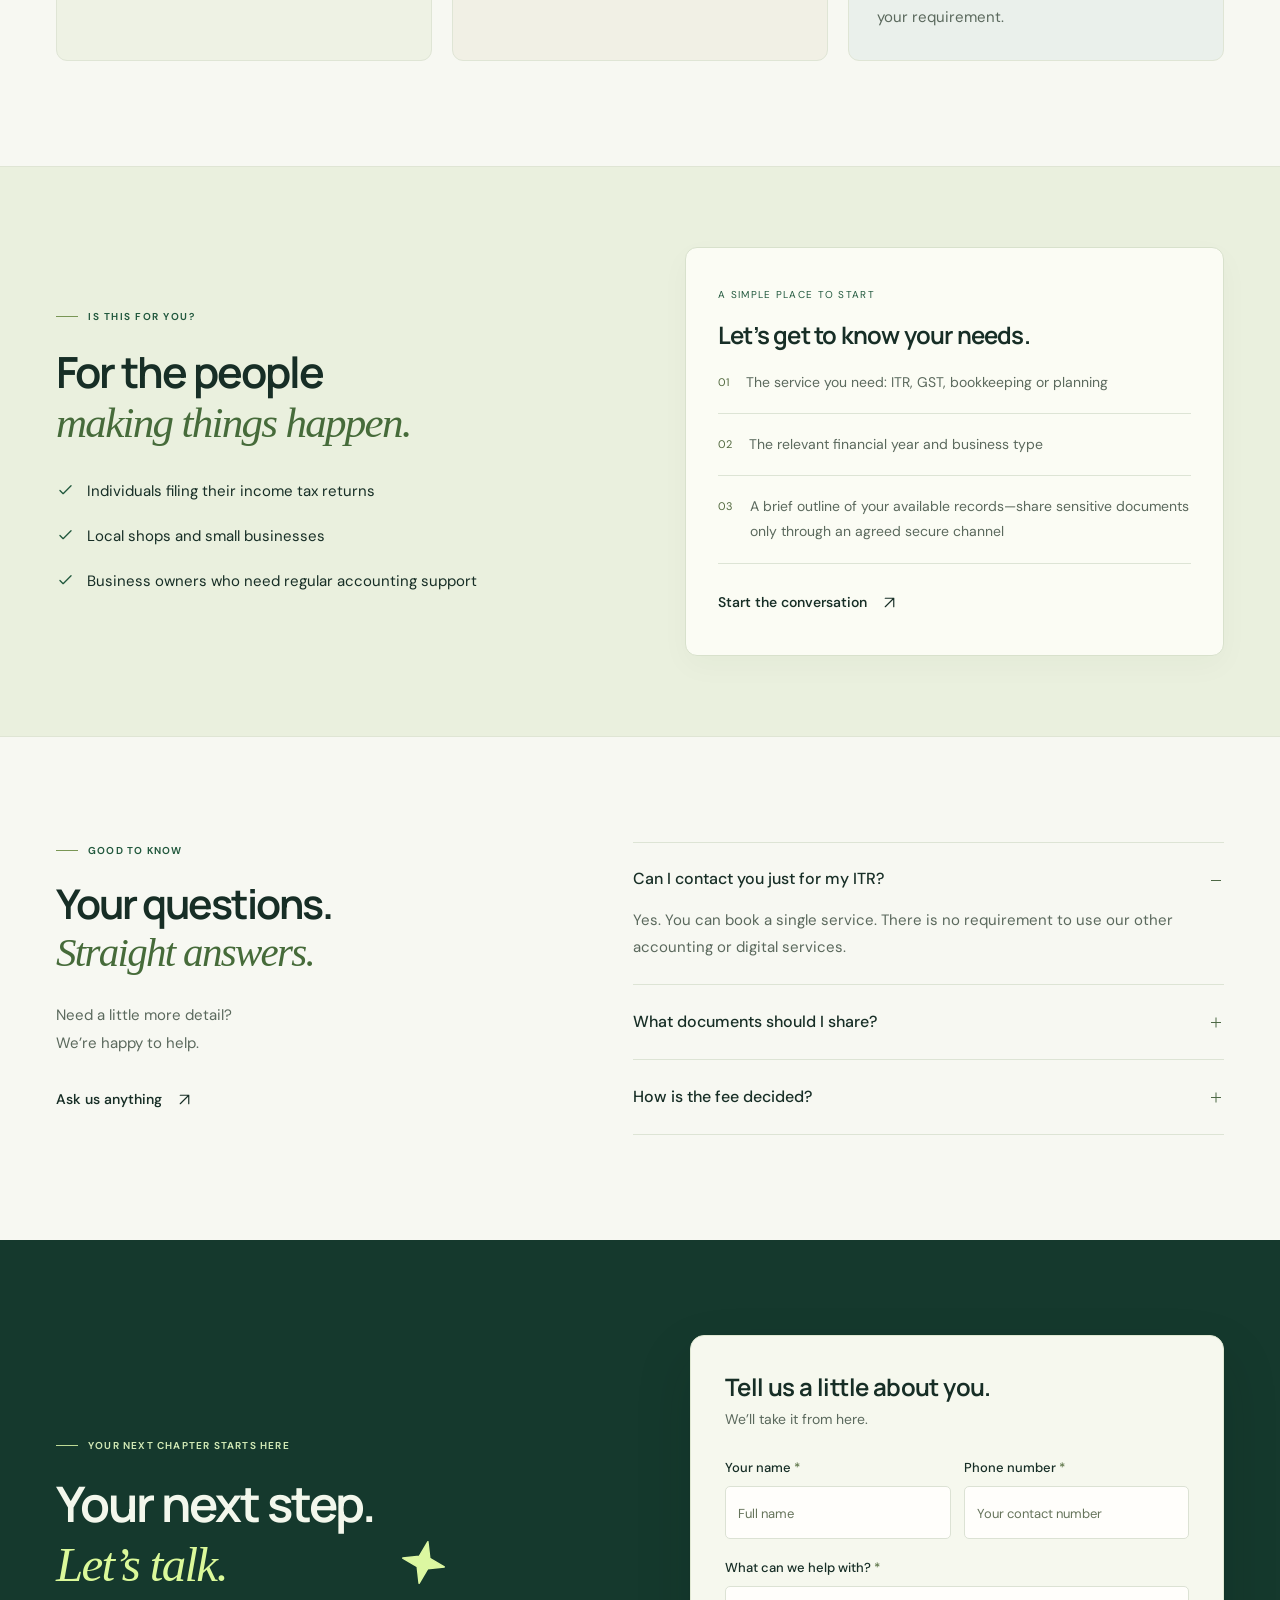
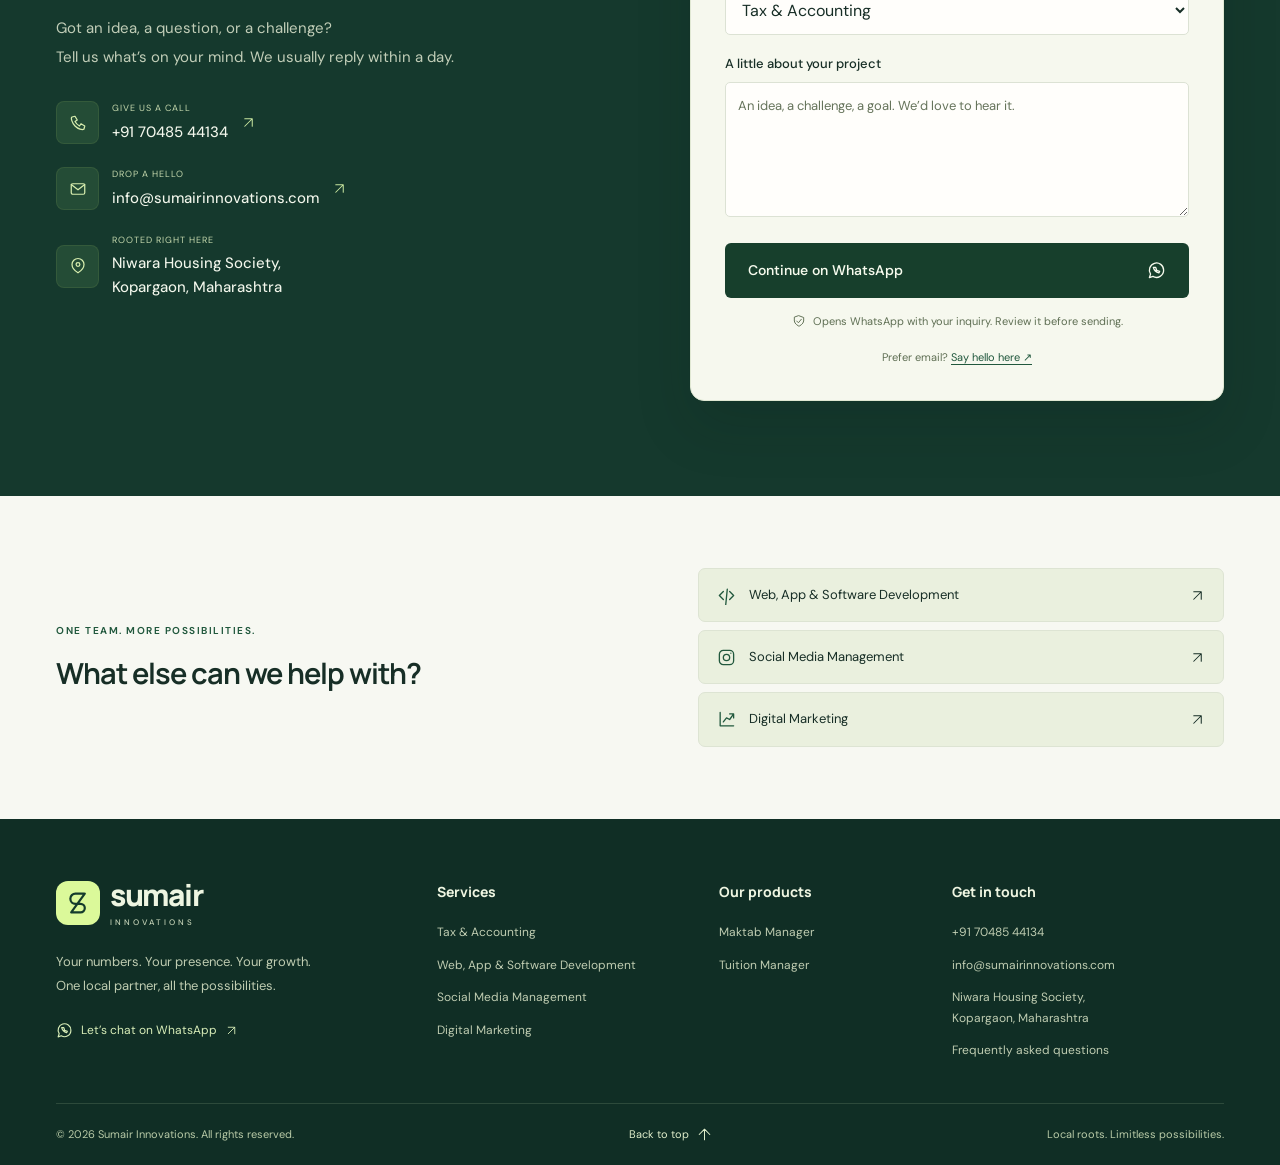
<file: services/tax-accounting.html>
<!DOCTYPE html>
<html lang="en"><head><meta charset="UTF-8"><meta name="viewport" content="width=device-width,initial-scale=1"><meta name="theme-color" content="#102e25"><meta name="description" content="From your first tax return to your everyday business accounts, get practical support from a local team you can actually talk to."><title>Tax &amp; Accounting | Sumair Innovations, Kopargaon</title><link rel="icon" href="../assets/favicon.svg" type="image/svg+xml"><link rel="stylesheet" href="../assets/styles.css"></head>
<body class="detail-page theme-tax" data-page-path="services/tax-accounting.html"><svg class="svg-library" aria-hidden="true" xmlns="http://www.w3.org/2000/svg"><defs>
<symbol id="i-arrow" viewBox="0 0 24 24"><path d="M5 12h14m-6-6 6 6-6 6"/></symbol>
<symbol id="i-up" viewBox="0 0 24 24"><path d="M6 18 18 6M6 6h12v12"/></symbol>
<symbol id="i-check" viewBox="0 0 24 24"><path d="m5 12 4 4L19 6"/></symbol>
<symbol id="i-code" viewBox="0 0 24 24"><path d="m8 7-5 5 5 5m8-10 5 5-5 5m-3-13-2 20"/></symbol>
<symbol id="i-chart" viewBox="0 0 24 24"><path d="M4 3v17h17M8 15l4-5 4 2 5-7M16 5h5v5"/></symbol>
<symbol id="i-tax" viewBox="0 0 24 24"><rect x="5" y="3" width="14" height="18" rx="2"/><path d="M9 7h6M9 11h1m4 0h1m-6 4h1m4 0h1"/></symbol>
<symbol id="i-social" viewBox="0 0 24 24"><rect x="3" y="3" width="18" height="18" rx="5"/><circle cx="12" cy="12" r="4"/><path d="M17.5 6.5h.01"/></symbol>
<symbol id="i-pin" viewBox="0 0 24 24"><path d="M20 10c0 6-8 11-8 11S4 16 4 10a8 8 0 1 1 16 0Z"/><circle cx="12" cy="10" r="2.5"/></symbol>
<symbol id="i-phone" viewBox="0 0 24 24"><path d="m8 3-4 1c-2 1 0 8 4 12s10 6 12 4l1-4-5-3-2 3a15 15 0 0 1-6-6l3-2Z"/></symbol>
<symbol id="i-mail" viewBox="0 0 24 24"><rect x="3" y="5" width="18" height="14" rx="2"/><path d="m3 6 9 7 9-7"/></symbol>
<symbol id="i-chat" viewBox="0 0 24 24"><path d="M21 11.5a9 9 0 0 1-13.5 8L3 21l1.5-4.5A9 9 0 1 1 21 11.5Z"/><path d="M8 8c1 4 3 6 7 7l1-2-3-1-1 1-1-1 1-1-1-3Z"/></symbol>
<symbol id="i-star" viewBox="0 0 24 24"><path d="m12 2 2.5 7.5L22 12l-7.5 2.5L12 22l-2.5-7.5L2 12l7.5-2.5Z"/></symbol>
<symbol id="i-book" viewBox="0 0 24 24"><path d="M12 6C9 3 5 3 3 4v15c3-1 6-1 9 2 3-3 6-3 9-2V4c-2-1-6-1-9 2Zm0 0v15"/></symbol>
<symbol id="i-users" viewBox="0 0 24 24"><circle cx="9" cy="7" r="3"/><path d="M3 21v-3a6 6 0 0 1 12 0v3m1-17a3 3 0 0 1 0 6m3 11v-3a6 6 0 0 0-2-4"/></symbol>
<symbol id="i-shield" viewBox="0 0 24 24"><path d="m12 3 8 3v6c0 5-8 9-8 9s-8-4-8-9V6Z"/><path d="m8 12 3 3 5-6"/></symbol>
<symbol id="i-grid" viewBox="0 0 24 24"><rect x="3" y="3" width="7" height="7" rx="1"/><rect x="14" y="3" width="7" height="7" rx="1"/><rect x="3" y="14" width="7" height="7" rx="1"/><rect x="14" y="14" width="7" height="7" rx="1"/></symbol>
</defs></svg>
<a class="skip-link" href="#main">Skip to content</a><header class="header" id="top"><nav class="nav container" aria-label="Main navigation"><a href="../index.html" class="brand" aria-label="Sumair Innovations home"><span class="brand-mark" aria-hidden="true"><svg viewBox="0 0 40 40"><path d="M27 9H17a6 6 0 0 0 0 12h6a5 5 0 0 1 0 10H13M28 9 12 31"/></svg></span><span>sumair<span class="brand-sub">INNOVATIONS</span></span></a><div class="nav-links" id="navigation"><a href="../index.html">Home</a><div class="nav-group"><a href="../index.html#services">Services</a><button class="submenu-toggle" aria-label="Show services" aria-expanded="false" aria-controls="service-submenu"><span aria-hidden="true">⌄</span></button><div class="nav-submenu" id="service-submenu"><a href="../services/tax-accounting.html"><svg class="icon" aria-hidden="true"><use href="#i-tax"/></svg><span>Tax &amp; Accounting</span><svg class="icon" aria-hidden="true"><use href="#i-up"/></svg></a><a href="../services/web-app-development.html"><svg class="icon" aria-hidden="true"><use href="#i-code"/></svg><span>Web, App &amp; Software Development</span><svg class="icon" aria-hidden="true"><use href="#i-up"/></svg></a><a href="../services/social-media-management.html"><svg class="icon" aria-hidden="true"><use href="#i-social"/></svg><span>Social Media Management</span><svg class="icon" aria-hidden="true"><use href="#i-up"/></svg></a><a href="../services/digital-marketing.html"><svg class="icon" aria-hidden="true"><use href="#i-chart"/></svg><span>Digital Marketing</span><svg class="icon" aria-hidden="true"><use href="#i-up"/></svg></a></div></div><div class="nav-group"><a href="../index.html#products">Products</a><button class="submenu-toggle" aria-label="Show products" aria-expanded="false" aria-controls="product-submenu"><span aria-hidden="true">⌄</span></button><div class="nav-submenu" id="product-submenu"><a href="../products/maktab-manager.html"><svg class="icon" aria-hidden="true"><use href="#i-book"/></svg><span>Maktab Manager</span><svg class="icon" aria-hidden="true"><use href="#i-up"/></svg></a><a href="../products/tuition-manager.html"><svg class="icon" aria-hidden="true"><use href="#i-book"/></svg><span>Tuition Manager</span><svg class="icon" aria-hidden="true"><use href="#i-up"/></svg></a></div></div><a href="../index.html#about">About us</a><a href="../index.html#contact">Contact</a></div><a class="button button-lime nav-contact" href="#contact">Let’s talk <svg class="icon" aria-hidden="true"><use href="#i-up"/></svg></a><button class="menu-toggle" aria-label="Open navigation" aria-controls="navigation" aria-expanded="false"><span></span><span></span></button></nav></header><main id="main"><section class="page-hero"><div class="container"><nav class="breadcrumbs" aria-label="Breadcrumb"><a href="../index.html">Home</a><span>/</span><a href="../index.html#services">Services</a><span>/</span><span aria-current="page">Tax &amp; Accounting</span></nav><div class="page-hero-grid"><div class="page-hero-copy"><p class="eyebrow"><span class="status-dot"></span>CLARITY FOR YOUR FINANCES</p><h1>Your numbers.<br><em>Our attention to detail.</em></h1><p class="page-lead">From your first tax return to your everyday business accounts, get practical support from a local team you can actually talk to.</p><div class="page-actions"><a class="button button-lime" href="#contact">Book a free consultation <svg class="icon" aria-hidden="true"><use href="#i-up"/></svg></a><a class="text-link" href="#included">See what’s included <svg class="icon" aria-hidden="true"><use href="#i-arrow"/></svg></a></div><p class="page-assurance"><svg class="icon" aria-hidden="true"><use href="#i-check"/></svg> Clear scope · Personal support · One local team</p></div><div class="service-art art-tax" role="img" aria-label="Clear records. Better peace of mind. — conceptual service illustration"><div class="art-halo"></div><div class="service-board"><div class="board-chrome"><span></span><span></span><span></span><small>THE SUMAIR WAY</small></div><div class="board-intro"><span class="board-icon"><svg class="icon" aria-hidden="true"><use href="#i-tax"/></svg></span><div><small>A CLEARER PICTURE</small><h3>Every detail, in order.</h3></div></div><div class="finance-total"><small>Your business essentials</small><strong>Clear. Organised.<br>Accounted for.</strong><div class="finance-line"><i></i><i></i><i></i><i></i><i></i><i></i><i></i><i></i><i></i><i></i></div></div><div class="board-rows"><span>Income Tax Returns <b>01</b></span><span>GST &amp; bookkeeping <b>02</b></span><span>Planning &amp; support <b>03</b></span></div></div><span class="art-floating"><svg class="icon" aria-hidden="true"><use href="#i-check"/></svg> Clear records. Better peace of mind.</span></div></div></div></section><div class="detail-value-band"><div class="container"><span><svg class="icon" aria-hidden="true"><use href="#i-tax"/></svg>Tax &amp; Accounting</span><strong>Clear records. Better peace of mind.</strong><a href="#contact">Discuss your requirements <svg class="icon" aria-hidden="true"><use href="#i-arrow"/></svg></a></div></div>
 <section class="section container" id="included"><div class="section-heading"><div><p class="eyebrow"><span class="label-line"></span>THE DETAILS THAT MAKE A DIFFERENCE</p><h2>The support you need.<br><em>All in one place.</em></h2></div><p class="section-description">Choose the help your business needs. We’ll agree on the exact scope and quote before getting started.</p></div><div class="detail-feature-grid"><article class="detail-feature"><span class="detail-feature-icon"><svg class="icon" aria-hidden="true"><use href="#i-tax"/></svg></span><h3>Income Tax Returns</h3><p>Support with ITR filing for individuals and businesses. We start with your income sources and available records.</p></article><article class="detail-feature"><span class="detail-feature-icon"><svg class="icon" aria-hidden="true"><use href="#i-check"/></svg></span><h3>GST support</h3><p>Help with GST filing and compliance, with the required information and scope agreed before work begins.</p></article><article class="detail-feature"><span class="detail-feature-icon"><svg class="icon" aria-hidden="true"><use href="#i-book"/></svg></span><h3>Bookkeeping</h3><p>Keep everyday transactions and business accounts organised so your records are easier to understand and use.</p></article><article class="detail-feature"><span class="detail-feature-icon"><svg class="icon" aria-hidden="true"><use href="#i-shield"/></svg></span><h3>Audit support</h3><p>Help organising the records and information needed for your audit process.</p></article><article class="detail-feature"><span class="detail-feature-icon"><svg class="icon" aria-hidden="true"><use href="#i-chart"/></svg></span><h3>Tax planning</h3><p>Discuss your circumstances and plan ahead with a clearer view of your tax requirements.</p></article><article class="detail-feature"><span class="detail-feature-icon"><svg class="icon" aria-hidden="true"><use href="#i-chat"/></svg></span><h3>Personal assistance</h3><p>Ask questions, understand the next step and work directly with the team handling your requirement.</p></article></div></section>
 <section class="detail-fit-section"><div class="container detail-fit-grid"><div><p class="eyebrow"><span class="label-line"></span>IS THIS FOR YOU?</p><h2>For the people<br><em>making things happen.</em></h2><ul class="audience-list"><li><svg class="icon" aria-hidden="true"><use href="#i-check"/></svg><span>Individuals filing their income tax returns</span></li><li><svg class="icon" aria-hidden="true"><use href="#i-check"/></svg><span>Local shops and small businesses</span></li><li><svg class="icon" aria-hidden="true"><use href="#i-check"/></svg><span>Business owners who need regular accounting support</span></li></ul></div><div class="detail-next"><span class="next-kicker">A SIMPLE PLACE TO START</span><h3>Let’s get to know your needs.</h3><div class="detail-next-step"><span>01</span><p>The service you need: ITR, GST, bookkeeping or planning</p></div><div class="detail-next-step"><span>02</span><p>The relevant financial year and business type</p></div><div class="detail-next-step"><span>03</span><p>A brief outline of your available records—share sensitive documents only through an agreed secure channel</p></div><a class="text-link" href="#contact">Start the conversation <svg class="icon" aria-hidden="true"><use href="#i-up"/></svg></a></div></div></section>
 <section class="faq-section section container" id="faq"><div class="faq-intro"><p class="eyebrow"><span class="label-line"></span> GOOD TO KNOW</p><h2>Your questions.<br><em>Straight answers.</em></h2><p>Need a little more detail?<br>We’re happy to help.</p><a class="text-link" href="#contact">Ask us anything <svg class="icon" aria-hidden="true"><use href="#i-up"/></svg></a></div><div class="faq-list"><details open><summary>Can I contact you just for my ITR?<span class="faq-plus" aria-hidden="true"></span></summary><p>Yes. You can book a single service. There is no requirement to use our other accounting or digital services.</p></details><details ><summary>What documents should I share?<span class="faq-plus" aria-hidden="true"></span></summary><p>The requirements depend on your income and the service you need. Contact us first; we will explain the relevant records. Please do not put PAN, bank details, passwords or other sensitive documents in the website inquiry.</p></details><details ><summary>How is the fee decided?<span class="faq-plus" aria-hidden="true"></span></summary><p>We provide a quote based on your filing or accounting requirements and the amount of work involved. The scope and fee are discussed before work starts.</p></details></div></section>
 <section class="contact-section" id="contact"><div class="container contact-grid"><div class="contact-copy reveal"><p class="eyebrow"><span class="label-line"></span> YOUR NEXT CHAPTER STARTS HERE</p><h2>Your next step.<br><em>Let’s talk.</em><svg class="icon" aria-hidden="true"><use href="#i-star"/></svg></h2><p>Got an idea, a question, or a challenge?<br>Tell us what’s on your mind. We usually reply within a day.</p><div class="contact-details"><a href="tel:+917048544134"><span class="contact-icon"><svg class="icon" aria-hidden="true"><use href="#i-phone"/></svg></span><span><small>GIVE US A CALL</small><strong>+91 70485 44134</strong></span><svg class="icon" aria-hidden="true"><use href="#i-up"/></svg></a><a href="mailto:info@sumairinnovations.com"><span class="contact-icon"><svg class="icon" aria-hidden="true"><use href="#i-mail"/></svg></span><span><small>DROP A HELLO</small><strong>info@sumairinnovations.com</strong></span><svg class="icon" aria-hidden="true"><use href="#i-up"/></svg></a><div><span class="contact-icon"><svg class="icon" aria-hidden="true"><use href="#i-pin"/></svg></span><span><small>ROOTED RIGHT HERE</small><strong>Niwara Housing Society,<br>Kopargaon, Maharashtra</strong></span></div></div></div>
 <form class="contact-form reveal" id="inquiry-form"><div class="form-title"><h3>Tell us a little about you.</h3><p>We’ll take it from here.</p></div><div class="form-row"><div class="field"><label for="name">Your name <span>*</span></label><input id="name" name="name" placeholder="Full name" autocomplete="name" maxlength="100" required></div><div class="field"><label for="phone">Phone number <span>*</span></label><input id="phone" name="phone" type="tel" placeholder="Your contact number" autocomplete="tel" pattern="[+0-9() .\-]{7,22}" minlength="7" maxlength="22" title="Enter a phone number with 7–15 digits; +, spaces, parentheses and hyphens are accepted." required></div></div><div class="field"><label for="service">What can we help with? <span>*</span></label><select id="service" name="service" required><option value="" disabled >Select a service</option><option selected>Tax &amp; Accounting</option><option >Web, App &amp; Software Development</option><option >Social Media Management</option><option >Digital Marketing</option><option >Maktab Manager</option><option >Tuition Manager</option><option>Not sure yet — let’s talk</option></select></div><div class="field"><label for="message">A little about your project</label><textarea id="message" name="message" rows="4" maxlength="2000" placeholder="An idea, a challenge, a goal. We’d love to hear it."></textarea></div><button type="submit" class="button form-submit">Continue on WhatsApp <svg class="icon" aria-hidden="true"><use href="#i-chat"/></svg></button><p class="form-note"><svg class="icon" aria-hidden="true"><use href="#i-shield"/></svg> Opens WhatsApp with your inquiry. Review it before sending.</p><p class="form-status" id="form-status" role="status" hidden></p><p class="form-email">Prefer email? <a href="mailto:info@sumairinnovations.com">Say hello here ↗</a></p></form></div></section><section class="related-section container"><div><p class="eyebrow">ONE TEAM. MORE POSSIBILITIES.</p><h2>What else can we help with?</h2></div><div class="related-links"><a href="../services/web-app-development.html" class="related-link"><svg class="icon" aria-hidden="true"><use href="#i-code"/></svg><span>Web, App &amp; Software Development</span><svg class="icon" aria-hidden="true"><use href="#i-up"/></svg></a><a href="../services/social-media-management.html" class="related-link"><svg class="icon" aria-hidden="true"><use href="#i-social"/></svg><span>Social Media Management</span><svg class="icon" aria-hidden="true"><use href="#i-up"/></svg></a><a href="../services/digital-marketing.html" class="related-link"><svg class="icon" aria-hidden="true"><use href="#i-chart"/></svg><span>Digital Marketing</span><svg class="icon" aria-hidden="true"><use href="#i-up"/></svg></a></div></section></main><footer class="footer"><div class="container"><div class="footer-directory"><div class="footer-story"><a href="../index.html" class="brand" aria-label="Sumair Innovations home"><span class="brand-mark" aria-hidden="true"><svg viewBox="0 0 40 40"><path d="M27 9H17a6 6 0 0 0 0 12h6a5 5 0 0 1 0 10H13M28 9 12 31"/></svg></span><span>sumair<span class="brand-sub">INNOVATIONS</span></span></a><p>Your numbers. Your presence. Your growth.<br>One local partner, all the possibilities.</p><a class="footer-whatsapp" href="https://wa.me/917048544134" target="_blank" rel="noopener noreferrer"><svg class="icon" aria-hidden="true"><use href="#i-chat"/></svg> Let’s chat on WhatsApp <svg class="icon" aria-hidden="true"><use href="#i-up"/></svg></a></div><div class="footer-column"><h3>Services</h3><a href="../services/tax-accounting.html">Tax &amp; Accounting</a><a href="../services/web-app-development.html">Web, App &amp; Software Development</a><a href="../services/social-media-management.html">Social Media Management</a><a href="../services/digital-marketing.html">Digital Marketing</a></div><div class="footer-column"><h3>Our products</h3><a href="../products/maktab-manager.html">Maktab Manager</a><a href="../products/tuition-manager.html">Tuition Manager</a></div><div class="footer-column"><h3>Get in touch</h3><a href="tel:+917048544134">+91 70485 44134</a><a href="mailto:info@sumairinnovations.com">info@sumairinnovations.com</a><p>Niwara Housing Society,<br>Kopargaon, Maharashtra</p><a href="../index.html#faq">Frequently asked questions</a></div></div><div class="footer-bottom"><span>© <span id="year">2026</span> Sumair Innovations. All rights reserved.</span><a href="#top">Back to top <svg class="icon" aria-hidden="true"><use href="#i-up"/></svg></a><span>Local roots. Limitless possibilities.</span></div></div></footer><script src="../assets/script.js"></script></body></html>
</file>
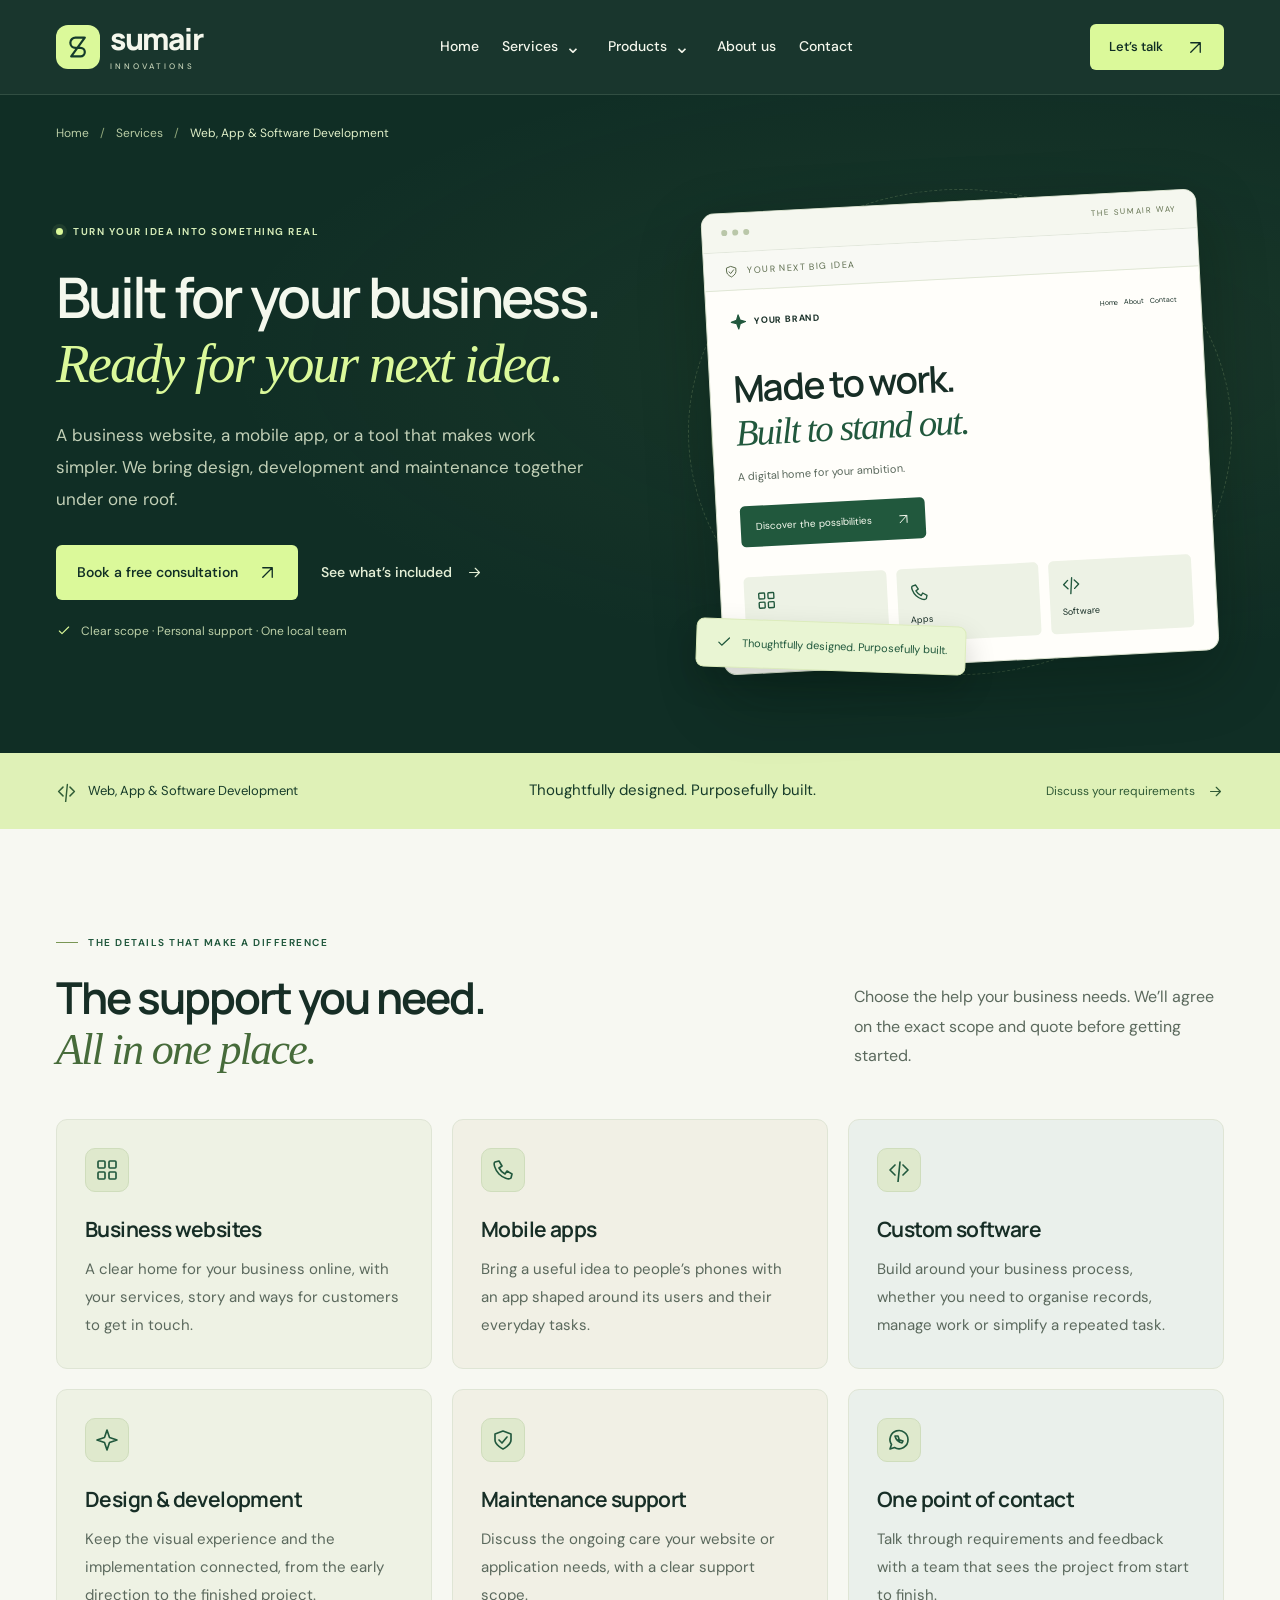
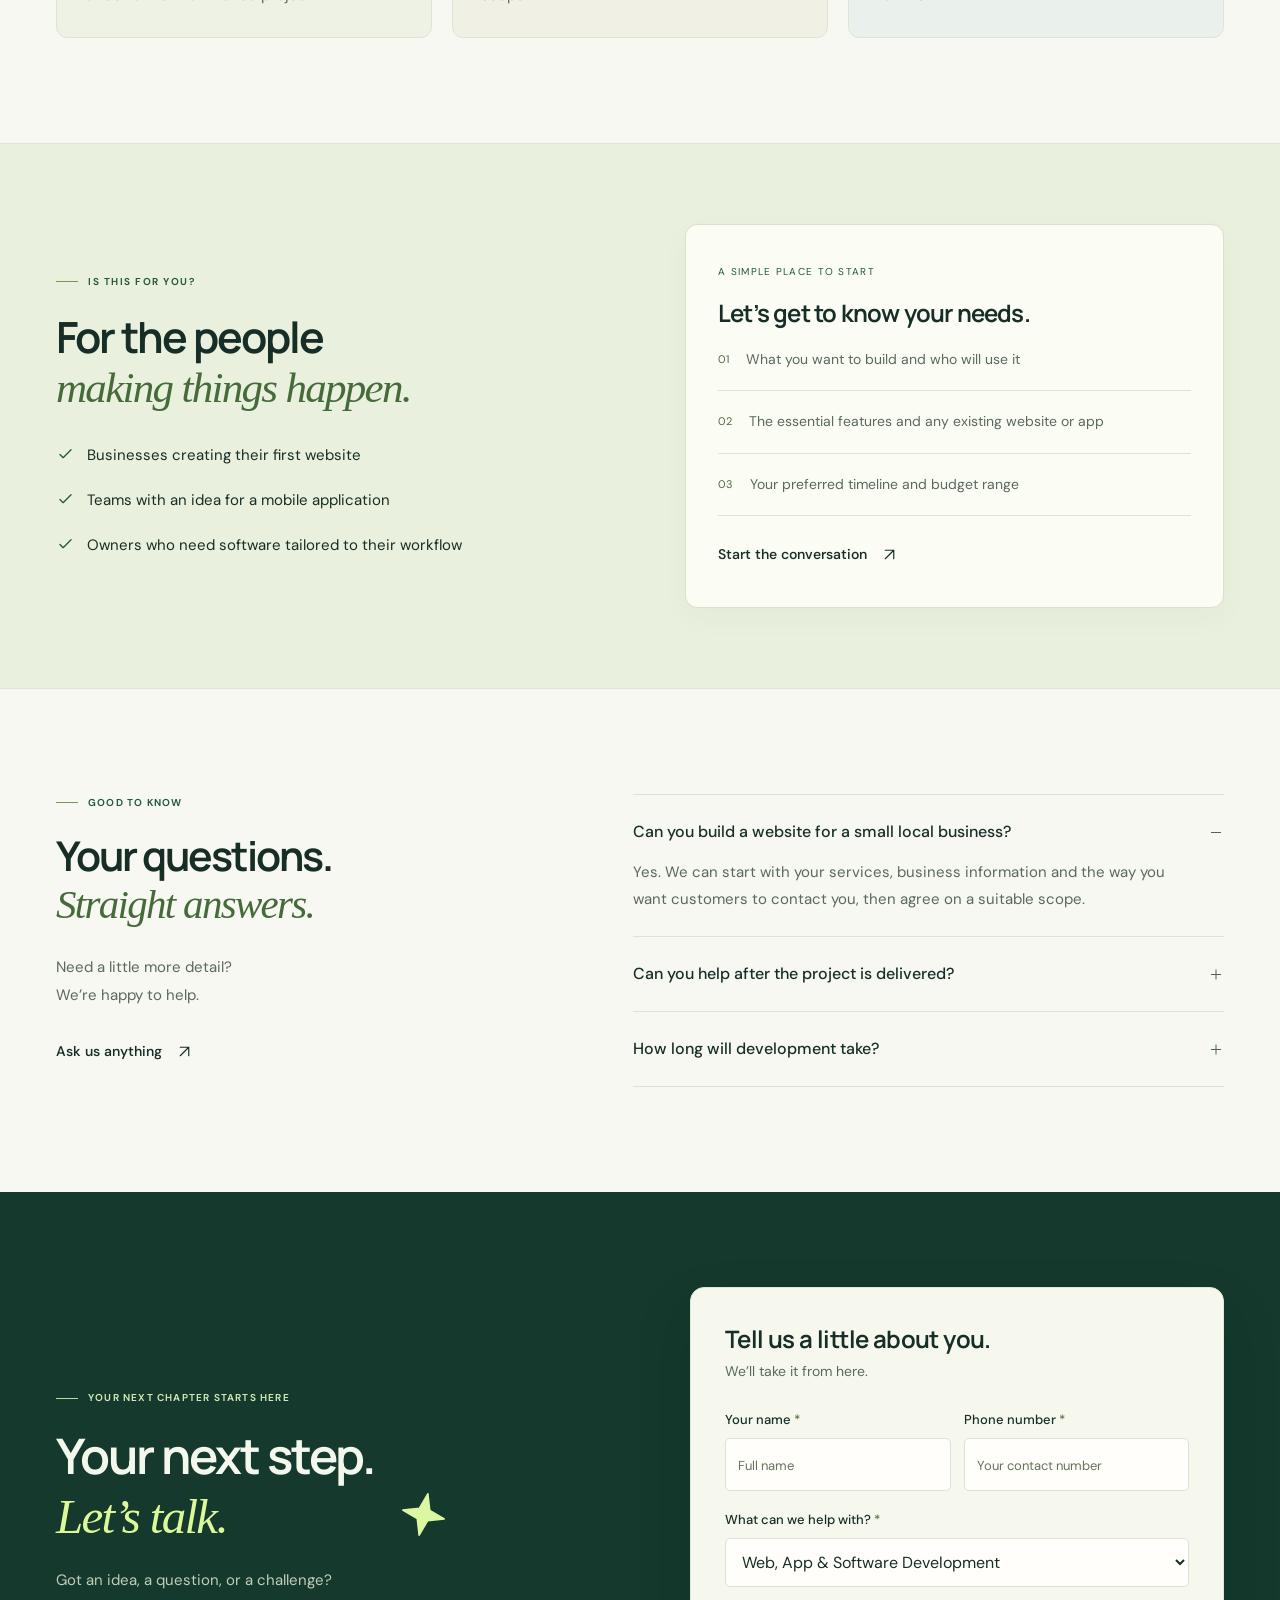
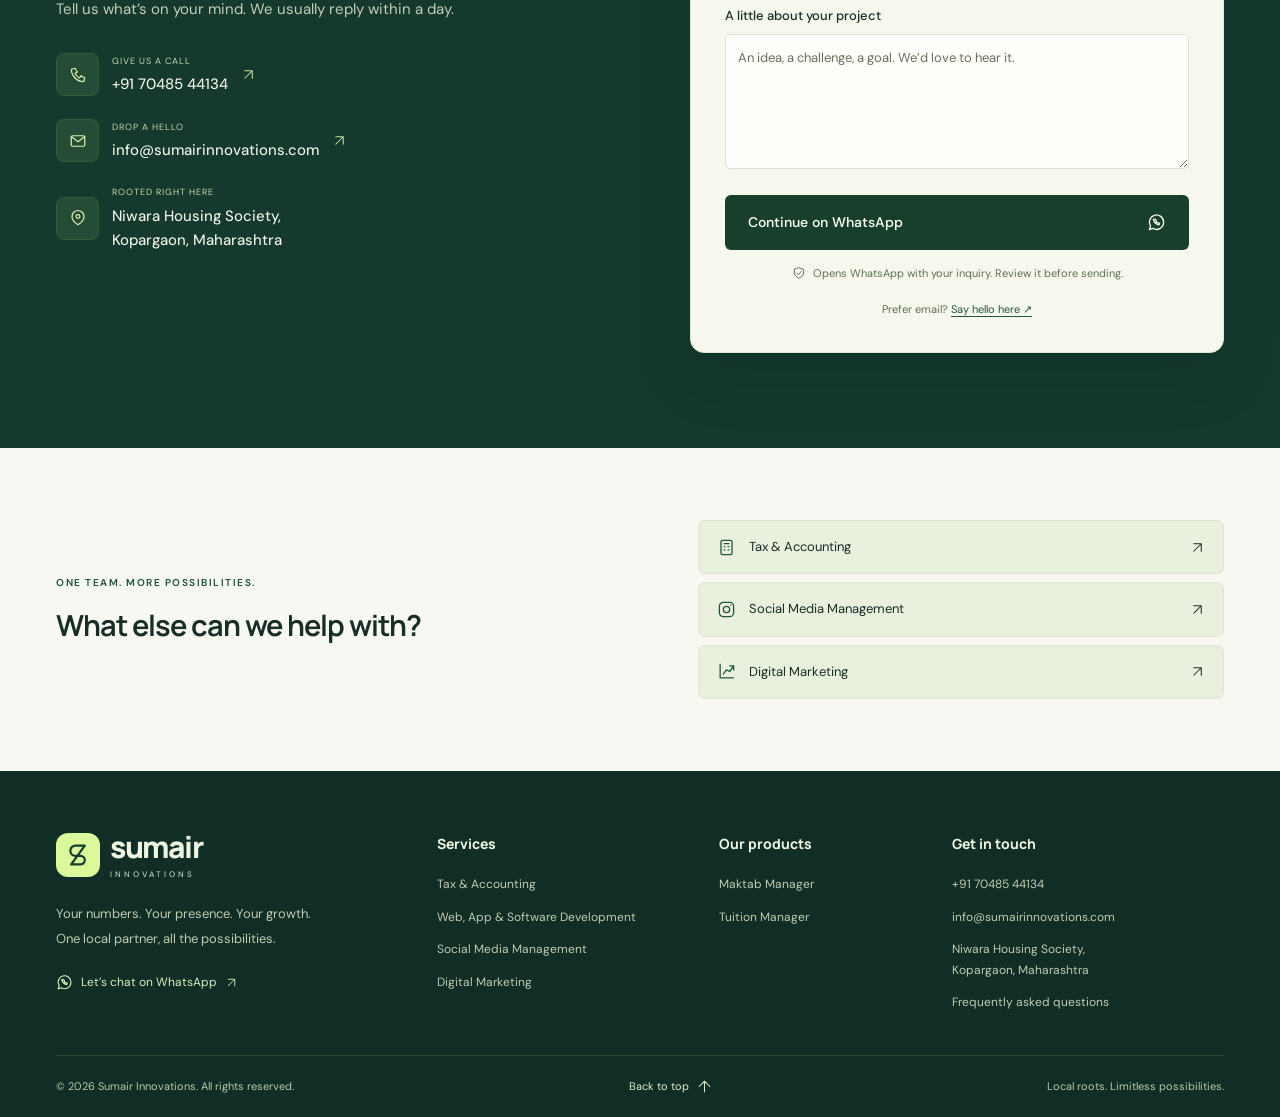
<file: services/web-app-development.html>
<!DOCTYPE html>
<html lang="en"><head><meta charset="UTF-8"><meta name="viewport" content="width=device-width,initial-scale=1"><meta name="theme-color" content="#102e25"><meta name="description" content="A business website, a mobile app, or a tool that makes work simpler. We bring design, development and maintenance together under one roof."><title>Web, App &amp; Software Development | Sumair Innovations, Kopargaon</title><link rel="icon" href="../assets/favicon.svg" type="image/svg+xml"><link rel="stylesheet" href="../assets/styles.css"></head>
<body class="detail-page theme-web" data-page-path="services/web-app-development.html"><svg class="svg-library" aria-hidden="true" xmlns="http://www.w3.org/2000/svg"><defs>
<symbol id="i-arrow" viewBox="0 0 24 24"><path d="M5 12h14m-6-6 6 6-6 6"/></symbol>
<symbol id="i-up" viewBox="0 0 24 24"><path d="M6 18 18 6M6 6h12v12"/></symbol>
<symbol id="i-check" viewBox="0 0 24 24"><path d="m5 12 4 4L19 6"/></symbol>
<symbol id="i-code" viewBox="0 0 24 24"><path d="m8 7-5 5 5 5m8-10 5 5-5 5m-3-13-2 20"/></symbol>
<symbol id="i-chart" viewBox="0 0 24 24"><path d="M4 3v17h17M8 15l4-5 4 2 5-7M16 5h5v5"/></symbol>
<symbol id="i-tax" viewBox="0 0 24 24"><rect x="5" y="3" width="14" height="18" rx="2"/><path d="M9 7h6M9 11h1m4 0h1m-6 4h1m4 0h1"/></symbol>
<symbol id="i-social" viewBox="0 0 24 24"><rect x="3" y="3" width="18" height="18" rx="5"/><circle cx="12" cy="12" r="4"/><path d="M17.5 6.5h.01"/></symbol>
<symbol id="i-pin" viewBox="0 0 24 24"><path d="M20 10c0 6-8 11-8 11S4 16 4 10a8 8 0 1 1 16 0Z"/><circle cx="12" cy="10" r="2.5"/></symbol>
<symbol id="i-phone" viewBox="0 0 24 24"><path d="m8 3-4 1c-2 1 0 8 4 12s10 6 12 4l1-4-5-3-2 3a15 15 0 0 1-6-6l3-2Z"/></symbol>
<symbol id="i-mail" viewBox="0 0 24 24"><rect x="3" y="5" width="18" height="14" rx="2"/><path d="m3 6 9 7 9-7"/></symbol>
<symbol id="i-chat" viewBox="0 0 24 24"><path d="M21 11.5a9 9 0 0 1-13.5 8L3 21l1.5-4.5A9 9 0 1 1 21 11.5Z"/><path d="M8 8c1 4 3 6 7 7l1-2-3-1-1 1-1-1 1-1-1-3Z"/></symbol>
<symbol id="i-star" viewBox="0 0 24 24"><path d="m12 2 2.5 7.5L22 12l-7.5 2.5L12 22l-2.5-7.5L2 12l7.5-2.5Z"/></symbol>
<symbol id="i-book" viewBox="0 0 24 24"><path d="M12 6C9 3 5 3 3 4v15c3-1 6-1 9 2 3-3 6-3 9-2V4c-2-1-6-1-9 2Zm0 0v15"/></symbol>
<symbol id="i-users" viewBox="0 0 24 24"><circle cx="9" cy="7" r="3"/><path d="M3 21v-3a6 6 0 0 1 12 0v3m1-17a3 3 0 0 1 0 6m3 11v-3a6 6 0 0 0-2-4"/></symbol>
<symbol id="i-shield" viewBox="0 0 24 24"><path d="m12 3 8 3v6c0 5-8 9-8 9s-8-4-8-9V6Z"/><path d="m8 12 3 3 5-6"/></symbol>
<symbol id="i-grid" viewBox="0 0 24 24"><rect x="3" y="3" width="7" height="7" rx="1"/><rect x="14" y="3" width="7" height="7" rx="1"/><rect x="3" y="14" width="7" height="7" rx="1"/><rect x="14" y="14" width="7" height="7" rx="1"/></symbol>
</defs></svg>
<a class="skip-link" href="#main">Skip to content</a><header class="header" id="top"><nav class="nav container" aria-label="Main navigation"><a href="../index.html" class="brand" aria-label="Sumair Innovations home"><span class="brand-mark" aria-hidden="true"><svg viewBox="0 0 40 40"><path d="M27 9H17a6 6 0 0 0 0 12h6a5 5 0 0 1 0 10H13M28 9 12 31"/></svg></span><span>sumair<span class="brand-sub">INNOVATIONS</span></span></a><div class="nav-links" id="navigation"><a href="../index.html">Home</a><div class="nav-group"><a href="../index.html#services">Services</a><button class="submenu-toggle" aria-label="Show services" aria-expanded="false" aria-controls="service-submenu"><span aria-hidden="true">⌄</span></button><div class="nav-submenu" id="service-submenu"><a href="../services/tax-accounting.html"><svg class="icon" aria-hidden="true"><use href="#i-tax"/></svg><span>Tax &amp; Accounting</span><svg class="icon" aria-hidden="true"><use href="#i-up"/></svg></a><a href="../services/web-app-development.html"><svg class="icon" aria-hidden="true"><use href="#i-code"/></svg><span>Web, App &amp; Software Development</span><svg class="icon" aria-hidden="true"><use href="#i-up"/></svg></a><a href="../services/social-media-management.html"><svg class="icon" aria-hidden="true"><use href="#i-social"/></svg><span>Social Media Management</span><svg class="icon" aria-hidden="true"><use href="#i-up"/></svg></a><a href="../services/digital-marketing.html"><svg class="icon" aria-hidden="true"><use href="#i-chart"/></svg><span>Digital Marketing</span><svg class="icon" aria-hidden="true"><use href="#i-up"/></svg></a></div></div><div class="nav-group"><a href="../index.html#products">Products</a><button class="submenu-toggle" aria-label="Show products" aria-expanded="false" aria-controls="product-submenu"><span aria-hidden="true">⌄</span></button><div class="nav-submenu" id="product-submenu"><a href="../products/maktab-manager.html"><svg class="icon" aria-hidden="true"><use href="#i-book"/></svg><span>Maktab Manager</span><svg class="icon" aria-hidden="true"><use href="#i-up"/></svg></a><a href="../products/tuition-manager.html"><svg class="icon" aria-hidden="true"><use href="#i-book"/></svg><span>Tuition Manager</span><svg class="icon" aria-hidden="true"><use href="#i-up"/></svg></a></div></div><a href="../index.html#about">About us</a><a href="../index.html#contact">Contact</a></div><a class="button button-lime nav-contact" href="#contact">Let’s talk <svg class="icon" aria-hidden="true"><use href="#i-up"/></svg></a><button class="menu-toggle" aria-label="Open navigation" aria-controls="navigation" aria-expanded="false"><span></span><span></span></button></nav></header><main id="main"><section class="page-hero"><div class="container"><nav class="breadcrumbs" aria-label="Breadcrumb"><a href="../index.html">Home</a><span>/</span><a href="../index.html#services">Services</a><span>/</span><span aria-current="page">Web, App &amp; Software Development</span></nav><div class="page-hero-grid"><div class="page-hero-copy"><p class="eyebrow"><span class="status-dot"></span>TURN YOUR IDEA INTO SOMETHING REAL</p><h1>Built for your business.<br><em>Ready for your next idea.</em></h1><p class="page-lead">A business website, a mobile app, or a tool that makes work simpler. We bring design, development and maintenance together under one roof.</p><div class="page-actions"><a class="button button-lime" href="#contact">Book a free consultation <svg class="icon" aria-hidden="true"><use href="#i-up"/></svg></a><a class="text-link" href="#included">See what’s included <svg class="icon" aria-hidden="true"><use href="#i-arrow"/></svg></a></div><p class="page-assurance"><svg class="icon" aria-hidden="true"><use href="#i-check"/></svg> Clear scope · Personal support · One local team</p></div><div class="service-art art-web" role="img" aria-label="Thoughtfully designed. Purposefully built. — conceptual service illustration"><div class="art-halo"></div><div class="service-board"><div class="board-chrome"><span></span><span></span><span></span><small>THE SUMAIR WAY</small></div><div class="browser-address"><svg class="icon" aria-hidden="true"><use href="#i-shield"/></svg> YOUR NEXT BIG IDEA</div><div class="browser-site"><div class="browser-logo"><svg class="icon" aria-hidden="true"><use href="#i-star"/></svg> YOUR BRAND <span>Home &nbsp; About &nbsp; Contact</span></div><div class="browser-headline">Made to work.<br><em>Built to stand out.</em></div><p>A digital home for your ambition.</p><span class="browser-button">Discover the possibilities <svg class="icon" aria-hidden="true"><use href="#i-up"/></svg></span><div class="browser-tiles"><span><svg class="icon" aria-hidden="true"><use href="#i-grid"/></svg>Websites</span><span><svg class="icon" aria-hidden="true"><use href="#i-phone"/></svg>Apps</span><span><svg class="icon" aria-hidden="true"><use href="#i-code"/></svg>Software</span></div></div></div><span class="art-floating"><svg class="icon" aria-hidden="true"><use href="#i-check"/></svg> Thoughtfully designed. Purposefully built.</span></div></div></div></section><div class="detail-value-band"><div class="container"><span><svg class="icon" aria-hidden="true"><use href="#i-code"/></svg>Web, App &amp; Software Development</span><strong>Thoughtfully designed. Purposefully built.</strong><a href="#contact">Discuss your requirements <svg class="icon" aria-hidden="true"><use href="#i-arrow"/></svg></a></div></div>
 <section class="section container" id="included"><div class="section-heading"><div><p class="eyebrow"><span class="label-line"></span>THE DETAILS THAT MAKE A DIFFERENCE</p><h2>The support you need.<br><em>All in one place.</em></h2></div><p class="section-description">Choose the help your business needs. We’ll agree on the exact scope and quote before getting started.</p></div><div class="detail-feature-grid"><article class="detail-feature"><span class="detail-feature-icon"><svg class="icon" aria-hidden="true"><use href="#i-grid"/></svg></span><h3>Business websites</h3><p>A clear home for your business online, with your services, story and ways for customers to get in touch.</p></article><article class="detail-feature"><span class="detail-feature-icon"><svg class="icon" aria-hidden="true"><use href="#i-phone"/></svg></span><h3>Mobile apps</h3><p>Bring a useful idea to people’s phones with an app shaped around its users and their everyday tasks.</p></article><article class="detail-feature"><span class="detail-feature-icon"><svg class="icon" aria-hidden="true"><use href="#i-code"/></svg></span><h3>Custom software</h3><p>Build around your business process, whether you need to organise records, manage work or simplify a repeated task.</p></article><article class="detail-feature"><span class="detail-feature-icon"><svg class="icon" aria-hidden="true"><use href="#i-star"/></svg></span><h3>Design &amp; development</h3><p>Keep the visual experience and the implementation connected, from the early direction to the finished project.</p></article><article class="detail-feature"><span class="detail-feature-icon"><svg class="icon" aria-hidden="true"><use href="#i-shield"/></svg></span><h3>Maintenance support</h3><p>Discuss the ongoing care your website or application needs, with a clear support scope.</p></article><article class="detail-feature"><span class="detail-feature-icon"><svg class="icon" aria-hidden="true"><use href="#i-chat"/></svg></span><h3>One point of contact</h3><p>Talk through requirements and feedback with a team that sees the project from start to finish.</p></article></div></section>
 <section class="detail-fit-section"><div class="container detail-fit-grid"><div><p class="eyebrow"><span class="label-line"></span>IS THIS FOR YOU?</p><h2>For the people<br><em>making things happen.</em></h2><ul class="audience-list"><li><svg class="icon" aria-hidden="true"><use href="#i-check"/></svg><span>Businesses creating their first website</span></li><li><svg class="icon" aria-hidden="true"><use href="#i-check"/></svg><span>Teams with an idea for a mobile application</span></li><li><svg class="icon" aria-hidden="true"><use href="#i-check"/></svg><span>Owners who need software tailored to their workflow</span></li></ul></div><div class="detail-next"><span class="next-kicker">A SIMPLE PLACE TO START</span><h3>Let’s get to know your needs.</h3><div class="detail-next-step"><span>01</span><p>What you want to build and who will use it</p></div><div class="detail-next-step"><span>02</span><p>The essential features and any existing website or app</p></div><div class="detail-next-step"><span>03</span><p>Your preferred timeline and budget range</p></div><a class="text-link" href="#contact">Start the conversation <svg class="icon" aria-hidden="true"><use href="#i-up"/></svg></a></div></div></section>
 <section class="faq-section section container" id="faq"><div class="faq-intro"><p class="eyebrow"><span class="label-line"></span> GOOD TO KNOW</p><h2>Your questions.<br><em>Straight answers.</em></h2><p>Need a little more detail?<br>We’re happy to help.</p><a class="text-link" href="#contact">Ask us anything <svg class="icon" aria-hidden="true"><use href="#i-up"/></svg></a></div><div class="faq-list"><details open><summary>Can you build a website for a small local business?<span class="faq-plus" aria-hidden="true"></span></summary><p>Yes. We can start with your services, business information and the way you want customers to contact you, then agree on a suitable scope.</p></details><details ><summary>Can you help after the project is delivered?<span class="faq-plus" aria-hidden="true"></span></summary><p>Maintenance is part of our offering. We will discuss the support you need and agree on its scope and cost.</p></details><details ><summary>How long will development take?<span class="faq-plus" aria-hidden="true"></span></summary><p>The timeline depends on the pages, features, content and integrations involved. We will share a project-specific timeline after reviewing your requirements.</p></details></div></section>
 <section class="contact-section" id="contact"><div class="container contact-grid"><div class="contact-copy reveal"><p class="eyebrow"><span class="label-line"></span> YOUR NEXT CHAPTER STARTS HERE</p><h2>Your next step.<br><em>Let’s talk.</em><svg class="icon" aria-hidden="true"><use href="#i-star"/></svg></h2><p>Got an idea, a question, or a challenge?<br>Tell us what’s on your mind. We usually reply within a day.</p><div class="contact-details"><a href="tel:+917048544134"><span class="contact-icon"><svg class="icon" aria-hidden="true"><use href="#i-phone"/></svg></span><span><small>GIVE US A CALL</small><strong>+91 70485 44134</strong></span><svg class="icon" aria-hidden="true"><use href="#i-up"/></svg></a><a href="mailto:info@sumairinnovations.com"><span class="contact-icon"><svg class="icon" aria-hidden="true"><use href="#i-mail"/></svg></span><span><small>DROP A HELLO</small><strong>info@sumairinnovations.com</strong></span><svg class="icon" aria-hidden="true"><use href="#i-up"/></svg></a><div><span class="contact-icon"><svg class="icon" aria-hidden="true"><use href="#i-pin"/></svg></span><span><small>ROOTED RIGHT HERE</small><strong>Niwara Housing Society,<br>Kopargaon, Maharashtra</strong></span></div></div></div>
 <form class="contact-form reveal" id="inquiry-form"><div class="form-title"><h3>Tell us a little about you.</h3><p>We’ll take it from here.</p></div><div class="form-row"><div class="field"><label for="name">Your name <span>*</span></label><input id="name" name="name" placeholder="Full name" autocomplete="name" maxlength="100" required></div><div class="field"><label for="phone">Phone number <span>*</span></label><input id="phone" name="phone" type="tel" placeholder="Your contact number" autocomplete="tel" pattern="[+0-9() .\-]{7,22}" minlength="7" maxlength="22" title="Enter a phone number with 7–15 digits; +, spaces, parentheses and hyphens are accepted." required></div></div><div class="field"><label for="service">What can we help with? <span>*</span></label><select id="service" name="service" required><option value="" disabled >Select a service</option><option >Tax &amp; Accounting</option><option selected>Web, App &amp; Software Development</option><option >Social Media Management</option><option >Digital Marketing</option><option >Maktab Manager</option><option >Tuition Manager</option><option>Not sure yet — let’s talk</option></select></div><div class="field"><label for="message">A little about your project</label><textarea id="message" name="message" rows="4" maxlength="2000" placeholder="An idea, a challenge, a goal. We’d love to hear it."></textarea></div><button type="submit" class="button form-submit">Continue on WhatsApp <svg class="icon" aria-hidden="true"><use href="#i-chat"/></svg></button><p class="form-note"><svg class="icon" aria-hidden="true"><use href="#i-shield"/></svg> Opens WhatsApp with your inquiry. Review it before sending.</p><p class="form-status" id="form-status" role="status" hidden></p><p class="form-email">Prefer email? <a href="mailto:info@sumairinnovations.com">Say hello here ↗</a></p></form></div></section><section class="related-section container"><div><p class="eyebrow">ONE TEAM. MORE POSSIBILITIES.</p><h2>What else can we help with?</h2></div><div class="related-links"><a href="../services/tax-accounting.html" class="related-link"><svg class="icon" aria-hidden="true"><use href="#i-tax"/></svg><span>Tax &amp; Accounting</span><svg class="icon" aria-hidden="true"><use href="#i-up"/></svg></a><a href="../services/social-media-management.html" class="related-link"><svg class="icon" aria-hidden="true"><use href="#i-social"/></svg><span>Social Media Management</span><svg class="icon" aria-hidden="true"><use href="#i-up"/></svg></a><a href="../services/digital-marketing.html" class="related-link"><svg class="icon" aria-hidden="true"><use href="#i-chart"/></svg><span>Digital Marketing</span><svg class="icon" aria-hidden="true"><use href="#i-up"/></svg></a></div></section></main><footer class="footer"><div class="container"><div class="footer-directory"><div class="footer-story"><a href="../index.html" class="brand" aria-label="Sumair Innovations home"><span class="brand-mark" aria-hidden="true"><svg viewBox="0 0 40 40"><path d="M27 9H17a6 6 0 0 0 0 12h6a5 5 0 0 1 0 10H13M28 9 12 31"/></svg></span><span>sumair<span class="brand-sub">INNOVATIONS</span></span></a><p>Your numbers. Your presence. Your growth.<br>One local partner, all the possibilities.</p><a class="footer-whatsapp" href="https://wa.me/917048544134" target="_blank" rel="noopener noreferrer"><svg class="icon" aria-hidden="true"><use href="#i-chat"/></svg> Let’s chat on WhatsApp <svg class="icon" aria-hidden="true"><use href="#i-up"/></svg></a></div><div class="footer-column"><h3>Services</h3><a href="../services/tax-accounting.html">Tax &amp; Accounting</a><a href="../services/web-app-development.html">Web, App &amp; Software Development</a><a href="../services/social-media-management.html">Social Media Management</a><a href="../services/digital-marketing.html">Digital Marketing</a></div><div class="footer-column"><h3>Our products</h3><a href="../products/maktab-manager.html">Maktab Manager</a><a href="../products/tuition-manager.html">Tuition Manager</a></div><div class="footer-column"><h3>Get in touch</h3><a href="tel:+917048544134">+91 70485 44134</a><a href="mailto:info@sumairinnovations.com">info@sumairinnovations.com</a><p>Niwara Housing Society,<br>Kopargaon, Maharashtra</p><a href="../index.html#faq">Frequently asked questions</a></div></div><div class="footer-bottom"><span>© <span id="year">2026</span> Sumair Innovations. All rights reserved.</span><a href="#top">Back to top <svg class="icon" aria-hidden="true"><use href="#i-up"/></svg></a><span>Local roots. Limitless possibilities.</span></div></div></footer><script src="../assets/script.js"></script></body></html>
</file>
<file: assets/styles.css>
@font-face{font-family:Manrope;font-style:normal;font-weight:200 800;font-display:swap;src:url('fonts/manrope-latin.woff2') format('woff2')}
@font-face{font-family:'DM Sans';font-style:normal;font-weight:100 1000;font-display:swap;src:url('fonts/dm-sans-latin.woff2') format('woff2')}
:root{--paper:#f7f8f2;--ink:#172e26;--deep:#102e25;--green:#21583d;--lime:#dbf99a;--muted:#5b695d;--line:#dde4d5;--font:'DM Sans',sans-serif;--heading:Manrope,sans-serif}
*{box-sizing:border-box}html{scroll-behavior:smooth;scroll-padding-top:112px}body{margin:0;background:var(--paper);color:var(--ink);font:16px/1.7 var(--font);-webkit-font-smoothing:antialiased}h1,h2,h3,h4,p{margin:0}h1,h2,h3,h4{font-family:var(--heading);font-weight:650}h2{font-size:48px;letter-spacing:-2px;line-height:1.15}h2 em{font:italic 1em/1.15 Georgia,serif;letter-spacing:-1.7px;color:#466b3a}a{color:inherit;text-decoration:none}button,input,select,textarea{font:inherit;color:inherit}button{cursor:pointer;border:0}a,button{touch-action:manipulation;-webkit-tap-highlight-color:transparent}button,a,summary{outline-offset:5px}a:focus-visible,button:focus-visible,summary:focus-visible{outline:3px solid #8caf59}input:focus-visible,select:focus-visible,textarea:focus-visible{outline:2px solid #538044;outline-offset:2px}svg{display:block}::selection{color:var(--deep);background:var(--lime)}[hidden]{display:none!important}.container{width:min(1280px,calc(100% - 112px));margin-inline:auto}.icon{width:24px;height:24px;fill:none;stroke:currentColor;stroke-width:1.65;stroke-linecap:round;stroke-linejoin:round;flex-shrink:0}.svg-library{position:absolute;width:0;height:0;overflow:hidden}.skip-link{position:fixed;top:-100px;left:20px;background:var(--lime);color:var(--deep);padding:12px 20px;z-index:99}.skip-link:focus{top:10px}.button{display:inline-flex;align-items:center;justify-content:center;gap:23px;min-height:48px;padding:17px 23px;background:var(--deep);color:#f7fbee;border-radius:6px;font-size:14px;font-weight:550;line-height:1.5;transition:transform .2s,background .2s,box-shadow .2s}.button .icon{width:19px;height:19px}.button:hover{background:#28563b;transform:translateY(-2px);box-shadow:0 8px 22px #001c1318}.button-lime{background:var(--lime);color:var(--deep)}.button-lime:hover{background:#edffca}.text-link{display:inline-flex;align-items:center;gap:14px;min-height:42px;font-size:14px;font-weight:550;line-height:1.5}.text-link .icon{width:17px;height:17px;transition:transform .2s}.text-link:hover .icon{transform:translate(3px,-2px)}.eyebrow{display:flex;align-items:center;gap:10px;color:var(--green);font-size:10px;font-weight:650;line-height:1.8;letter-spacing:1.5px}.label-line{width:22px;height:1px;flex-shrink:0;background:#799655}.status-dot{display:inline-block;width:7px;height:7px;border-radius:50%;background:var(--lime);box-shadow:0 0 0 4px #dbf99a14;flex-shrink:0}
/* Shared navigation */
.header{position:sticky;top:0;z-index:40;background:#102e25f5;color:#f4f7ec;backdrop-filter:blur(18px);border-bottom:1px solid #d7ebca20}.header.scrolled{box-shadow:0 5px 28px #001c1325}.nav{height:94px;display:flex;align-items:center;justify-content:space-between;gap:24px}.brand{display:inline-flex;align-items:center;gap:10px;font:800 30px/1 var(--heading);letter-spacing:-1.3px;flex-shrink:0}.brand-mark{display:grid;place-items:center;width:44px;height:44px;border-radius:12px;background:var(--lime)}.brand-mark svg{width:34px;height:34px;stroke:#143b2c;stroke-width:2.6;stroke-linecap:round;fill:none}.brand-sub{display:block;font:500 8px/1 var(--font);letter-spacing:3px;margin-top:8px;color:#c2d0b5}.nav-links{display:flex;align-items:center;gap:23px}.nav-links>a,.nav-group>a{font-size:14px;font-weight:500;position:relative;padding-block:10px}.nav-links>a:after,.nav-group>a:after{content:'';position:absolute;bottom:4px;left:0;height:1px;width:0;background:var(--lime);transition:width .2s}.nav-links a:hover:after,.nav-links a.active:after{width:100%}.nav-group{position:relative;display:flex;align-items:center;gap:3px}.submenu-toggle{background:transparent;color:inherit;width:24px;min-height:42px;padding:0;display:grid;place-items:center;font-size:19px;line-height:1}.nav-submenu{display:none;position:absolute;top:100%;left:-20px;min-width:330px;background:#f9fbf3;color:var(--ink);border:1px solid #dce5d0;border-radius:12px;padding:10px;box-shadow:0 20px 50px #001c1330}.nav-group.open>.nav-submenu{display:block}.nav-submenu>a{display:flex;align-items:center;gap:12px;padding:13px 12px;border-radius:6px;font-size:13px;line-height:1.5}.nav-submenu>a:hover,.nav-submenu>a:focus-visible{background:#edf1e4}.nav-submenu .icon{width:20px;height:20px;color:var(--green)}.nav-submenu .icon:last-child{width:14px;height:14px;margin-left:auto}.nav-contact{padding:13px 19px;font-size:13px;min-height:46px;white-space:nowrap}.menu-toggle{display:none;background:transparent;color:inherit;height:44px;width:36px;padding:0;flex-shrink:0}.menu-toggle span{height:1.5px;width:20px;background:#eaf6d9;transition:transform .2s}
/* Home hero: forest background and the connected-business globe */
.hero{background:radial-gradient(ellipse at 89% 23%,#74964b24,transparent 46%),radial-gradient(ellipse at 53% 95%,#65874113,transparent 45%),var(--deep);color:#f7f9ef;overflow:hidden}.hero-grid{display:grid;grid-template-columns:1.1fr 1fr;align-items:center;gap:36px;min-height:745px;padding-block:78px 79px}.hero-copy,.hero-art{min-width:0}.hero .eyebrow{color:#d5edb8;font-size:10px;letter-spacing:1.8px}.hero h1{font-size:clamp(55px,5.5vw,80px);font-weight:600;line-height:1.07;letter-spacing:-4.4px;margin:26px 0 31px}.hero h1>span{color:var(--lime)}.hero h1>em{font-family:Georgia,serif;color:var(--lime);font-weight:400;letter-spacing:-3.4px;position:relative;display:inline-block;padding-bottom:8px}.hero h1>em:after{content:'';position:absolute;left:13%;bottom:-7px;width:67%;height:10px;border-top:1px solid #c6e99580;border-radius:50%;transform:rotate(-1deg)}.hero-description{color:#bdcbb6;font-size:17px;line-height:1.85;max-width:470px}.hero-actions{display:flex;align-items:center;flex-wrap:wrap;gap:21px;margin-top:33px}.hero-actions .button{padding:19px 23px;gap:27px}.hero-actions .text-link{font-size:13px;color:#ecf5df;gap:11px}.hero-note{display:flex;align-items:center;gap:10px;color:#b5c8a8;font-size:11px;margin-top:24px}.small-check{display:flex;background:#dbf99a18;color:var(--lime);border-radius:50%;padding:2px}.small-check .icon{width:11px;height:11px}.note-separator{width:3px;height:3px;border-radius:50%;background:#8da979;margin-inline:4px}.hero-art{height:550px;margin-right:-20px;position:relative;display:flex;align-items:center;justify-content:center;isolation:isolate}.hero-art:before{content:'';position:absolute;width:110%;aspect-ratio:1;border-radius:50%;background:radial-gradient(circle,#c9e69d1a,transparent 70%);z-index:-1}.art-grid{position:absolute;inset:-25px;background-image:linear-gradient(#c9e69d0b 1px,transparent 1px),linear-gradient(90deg,#c9e69d0b 1px,transparent 1px);background-size:45px 45px;mask-image:radial-gradient(ellipse,#000,transparent 72%)}.globe{width:117%;height:112%;flex-shrink:0;filter:brightness(1.22) saturate(.95) drop-shadow(0 20px 50px #091c1470)}.art-coordinate{position:absolute;top:19px;right:2px;writing-mode:vertical-rl;font-size:7px;letter-spacing:2px;color:#c0d4a0}.orbit-card{position:absolute;background:#f7f9ed;border:1px solid #fff8;color:var(--ink);border-radius:11px;box-shadow:0 18px 37px #00100a40;display:flex;align-items:center;gap:12px;animation:float 7s ease-in-out infinite}.orbit-tax{top:46px;left:2%;padding:16px 18px;transform:rotate(-5deg)}.orbit-web{top:251px;right:-14px;padding:17px;animation-delay:-2s;transform:rotate(5deg)}.orbit-icon{width:38px;height:38px;background:#e8edda;color:var(--green);border-radius:10px;display:grid;place-items:center}.orbit-icon .icon{width:22px;height:22px}.orbit-icon.dark{background:var(--deep);color:var(--lime)}.orbit-card small{display:block;font-size:7px;color:#586d4a;letter-spacing:1px}.orbit-card strong{display:block;font-size:13px;font-weight:550}.mini-tick{background:#e2edd5;color:#456737;border-radius:50%;width:17px;height:17px;font-size:10px;display:grid;place-items:center;margin-left:4px}.orbit-growth{display:block;left:5px;bottom:30px;width:185px;padding:18px;background:#e7f2cd;border-color:#e0eccb;animation-delay:-4s;transform:rotate(-5deg)}.growth-top{display:flex;align-items:center;justify-content:space-between;margin-bottom:5px}.growth-top>span{font-size:7px;letter-spacing:1px;color:#556b42}.growth-top .icon{width:14px;height:14px}.orbit-growth>strong{font-size:19px;letter-spacing:-.5px;font-family:var(--heading)}.orbit-growth>small{font-size:9px;color:#556b42;margin-top:9px;letter-spacing:0}.growth-bars{display:flex;align-items:flex-end;gap:7px;height:55px;margin-top:12px;border-bottom:1px solid #c8d8b4}.growth-bars i{width:12px;background:#c9dbb8;border-radius:3px 3px 0 0;height:20%}.growth-bars i:nth-child(2){height:32%}.growth-bars i:nth-child(3){height:26%}.growth-bars i:nth-child(4){height:48%}.growth-bars i:nth-child(5){height:60%}.growth-bars i:nth-child(6){height:54%;background:#72976d}.growth-bars i:nth-child(7){height:79%;background:#457852}.growth-bars i:nth-child(8){height:100%;background:#245d41}.art-caption{position:absolute;right:-2px;bottom:18px;color:#c8daab;font-size:7px;letter-spacing:1px;display:flex;align-items:center;gap:8px}.art-caption .status-dot{height:5px;width:5px}.trust-strip{background:#dff1b7;color:var(--deep)}.trust-inner{display:flex;align-items:center;justify-content:space-between;gap:28px;min-height:121px}.trust-inner>p{font-size:13px;color:#526742}.trust-inner>p strong{font-weight:600;color:#1c402d}.trust-inner>div{display:flex;align-items:center;gap:15px}.trust-inner>div>strong{font:500 42px/1.3 var(--heading);letter-spacing:-2px}.trust-inner>div>strong span{font-size:28px;color:#829d5f}.trust-inner>div>span{font-size:12px;color:#3e5837}.trust-inner>div>.icon{width:29px;height:29px;color:#315c38;stroke-width:1.3}.trust-inner>a{font-size:12px;display:flex;align-items:center;gap:17px}.trust-inner>a .icon{width:17px;height:17px}
/* Services and product showcase */
.section{padding-block:105px}.section-heading{display:flex;align-items:flex-end;justify-content:space-between;gap:40px;margin-bottom:43px}.section-heading h2{margin-top:20px}.section-description{font-size:16px;line-height:1.85;color:var(--muted);max-width:370px;margin-bottom:5px}.service-grid{display:grid;grid-template-columns:repeat(4,minmax(0,1fr));gap:16px}.service-card{border:1px solid #dce4d0;background:#eef2e4;border-radius:13px;padding:28px 22px 22px;position:relative;overflow:hidden;display:flex;flex-direction:column;transition:transform .3s,box-shadow .3s}.service-card:before{content:'';position:absolute;top:-61px;right:-58px;width:155px;height:155px;border:1px solid #b7c8a33d;border-radius:50%;pointer-events:none}.service-card:hover{box-shadow:0 18px 35px #15392310;transform:translateY(-7px)}.card-top{display:flex;align-items:center;justify-content:space-between;margin-bottom:29px}.service-icon{height:50px;width:50px;border:1px solid #d5dfc6;border-radius:13px;background:#e4ebd6;color:#385537;display:grid;place-items:center}.card-number{font-size:12px;color:#5f6f54}.service-card h3{font-size:25px;line-height:1.3;letter-spacing:-.7px;min-height:65px;max-width:220px;margin-bottom:15px}.service-card>p{font-size:15px;line-height:1.85;color:#5f6f54;margin-bottom:19px}.service-tags{list-style:none;padding:0;display:flex;gap:6px;flex-wrap:wrap;margin:0 0 28px}.service-tags li{font-size:10px;border:1px solid #d8dfcd;border-radius:4px;padding:4px 7px;color:#56674c}.card-link{display:flex;align-items:center;justify-content:space-between;gap:8px;padding-top:16px;border-top:1px solid #d9e0ce;font-size:12px;line-height:1.5;font-weight:550;min-height:60px;margin-top:auto}.card-link>span{width:30px;height:30px;border-radius:50%;background:#e2e8d8;display:grid;place-items:center;flex-shrink:0}.card-link .icon{height:15px;width:15px}.service-web{background:#163e30;border-color:#163e30;color:#f7f9ee}.service-web>p{color:#c0cec0}.service-web .service-icon{background:#284e38;border-color:#476544;color:var(--lime)}.service-web .card-number{color:#c1d2b4}.service-web .service-tags li{color:#d2dfc9;border-color:#ffffff25}.service-web .card-link{border-color:#ffffff24}.service-web .card-link>span{background:var(--lime);color:var(--deep)}.service-social{background:#f2efe5;border-color:#e4dfcf}.service-social .service-icon{background:#eae3cd;border-color:#dcd3b9;color:#7b6540}.service-marketing{background:#eaf0ed;border-color:#d9e3dc}.services-footnote{display:flex;justify-content:center;align-items:center;gap:11px;font-size:13px;color:#5f6f54;margin-top:28px}.services-footnote .icon{height:16px;width:16px;color:#738d54}.products-section{padding-block:97px;background:#15392d;color:#f2f7e8}.products-section .eyebrow{color:#cfe7b1}.products-section .label-line{background:#bdd991}.products-section h2 em{color:var(--lime)}.products-section .section-description{color:#bdccb1}.products-grid{display:grid;grid-template-columns:repeat(2,minmax(0,1fr));gap:26px}.product-card{border:1px solid #dce6cc;border-radius:15px;overflow:hidden;background:#f5f8e9;color:var(--ink);--product:#245e45;--product-light:#e3edda}.theme-tuition{--product:#526185;--product-light:#e6e9f1}.product-card.theme-tuition{background:#f1f1f8;color:#2d3545;border-color:#e3e4ed}.product-copy{padding:37px 37px 0;position:relative;z-index:2}.product-category{font-size:10px;letter-spacing:1.2px;font-weight:600;color:var(--product);display:flex;align-items:center;gap:8px}.product-category>span{width:5px;height:5px;border-radius:50%;background:var(--product)}.product-copy h3{font-size:33px;letter-spacing:-1.1px;line-height:1.3;margin-top:13px}.product-copy h3>span{display:block;font:450 15px/1.6 var(--font);letter-spacing:0;margin-top:8px;color:var(--product)}.product-copy p{font-size:15px;line-height:1.85;color:var(--muted);margin-top:15px}.product-copy .text-link{font-size:14px;margin-top:21px}.product-art{height:396px;position:relative;isolation:isolate;overflow:hidden;display:flex;justify-content:center;align-items:flex-start;padding-top:34px;margin-top:13px;background:linear-gradient(0deg,#cee0b2,transparent 96%)}.tuition-art{background:linear-gradient(0deg,#d7dbef,transparent 96%)}.product-ring{position:absolute;bottom:-90px;width:390px;height:390px;border:1px solid #93ac7738;border-radius:50%;z-index:-1}.product-ring.outer{width:510px;height:510px;bottom:-150px}.tuition-art .product-ring{border-color:#9da8bc38}.phone{width:233px;height:436px;border:6px solid #20382c;outline:1px solid #74917b;border-radius:28px;background:#fffdf7;box-shadow:15px 22px 45px #203c242b;position:relative;transform:rotate(-6deg);flex-shrink:0;overflow:hidden;color:#2e4331}.tuition-art .phone{background:#fcfcff;border-color:#323b50;outline-color:#7d879b;transform:rotate(6deg);color:#384359}.phone-camera{position:absolute;top:7px;left:50%;transform:translateX(-50%);background:#20382c;height:9px;width:51px;border-radius:8px}.tuition-art .phone-camera{background:#323b50}.phone-status{display:flex;justify-content:space-between;padding:9px 14px 7px;font-size:7px;font-weight:700}.phone-app-header{display:flex;align-items:center;gap:7px;padding:8px 10px;border-bottom:1px solid #dfe7d7}.phone-app-header strong{font:750 11px/1.5 var(--heading)}.app-icon{height:24px;width:24px;display:grid;place-items:center;border-radius:7px;background:var(--product);color:#fff}.app-icon .icon{width:15px;height:15px}.phone-profile{height:19px;width:19px;background:var(--product-light);border-radius:50%;display:grid;place-items:center;font-size:8px;margin-left:auto}.phone-body{padding:16px 14px}.phone-body>small{font-size:9px;display:block;color:#5f6f54}.phone-body h4{font-size:12px;letter-spacing:-.2px;margin-top:3px}.phone-stat-row{display:grid;grid-template-columns:1fr 1fr;gap:7px;margin-block:14px}.phone-stat-row>div{background:var(--product-light);padding:10px;border-radius:7px}.phone-stat-row span{display:block;font-size:8px;color:var(--product)}.phone-stat-row strong{font:600 26px/1.4 var(--heading)}.phone-stat-row small{font-size:13px}.phone-section-title{display:flex;justify-content:space-between;align-items:center;font-size:9px;font-weight:600;margin-block:12px 8px}.phone-section-title>span{font-size:7px;font-weight:400;color:#5f6f54}.phone-actions{display:flex;justify-content:space-around;border:1px solid #e3e7dd;border-radius:7px;padding:9px 0}.phone-actions>span{display:grid;justify-items:center;gap:5px;font-size:7px}.phone-actions .icon{width:17px;height:17px;color:var(--product)}.phone-fee{display:flex;align-items:center;justify-content:space-between;font-size:7px}.phone-fee strong{display:block;font-size:14px;margin-top:2px}.phone-fee small{font-size:8px;font-weight:400;color:#5f6f54}.phone-progress{height:4px;border-radius:3px;background:var(--product-light);margin-top:7px}.phone-progress>span{display:block;width:75%;height:100%;background:var(--product);border-radius:3px}.phone-bottom{display:flex;justify-content:space-around;border-top:1px solid #e2e7db;padding-top:10px;margin-top:16px}.phone-bottom>span{display:grid;justify-items:center;gap:4px;font-size:7px;color:#5f6f54}.phone-bottom>span:first-child{color:var(--product)}.phone-bottom .icon{width:15px;height:15px}.batch-row{display:flex;align-items:center;gap:7px;border:1px solid #e5e6ec;border-radius:7px;padding:10px 7px;margin-bottom:7px}.batch-icon{padding:4px;background:var(--product-light);border-radius:4px;font-size:10px;font-weight:600}.batch-row>div strong{font-size:8px;display:block}.batch-row>div small{font-size:7px;display:block;color:#5e6c82}.batch-row>.icon{width:10px;height:10px;margin-left:auto}.attendance-pill{display:flex;align-items:center;gap:5px;font-size:6px;background:var(--product-light);padding:8px 5px;border-radius:5px;margin-top:13px}.attendance-pill .icon{width:12px;height:12px}.floating-feature{position:absolute;display:flex;align-items:center;gap:7px;padding:12px 14px;background:#fffffff2;border:1px solid #e5e8dd;border-radius:7px;font-size:10px;font-weight:500;box-shadow:0 10px 22px #20382417;z-index:2;white-space:nowrap}.floating-feature .icon{width:15px;height:15px;color:var(--product)}.feature-left{top:144px;left:24px;transform:rotate(-7deg)}.feature-right{top:278px;right:22px;transform:rotate(5deg)}.tuition-art .feature-left{top:263px;left:20px;transform:rotate(-4deg)}.tuition-art .feature-right{top:133px;right:27px}.preview-label{position:absolute;bottom:8px;right:12px;font-size:7px;letter-spacing:.5px;color:#526048;background:#eef2e5ed;padding:2px 5px;border-radius:3px;z-index:3}.tuition-art .preview-label{background:#edf0f5ed;color:#586279}.product-footer{padding:16px 24px;background:#f7f9f1;border-top:1px solid #d9e4c9;display:flex;align-items:center;justify-content:space-between;gap:10px;font-size:10px;color:#5f6f54}.product-footer>span:first-child{border:1px solid #d9e0d1;padding:2px 7px;border-radius:4px;white-space:nowrap}.product-footer>span:last-child{display:flex;align-items:center;gap:9px}.product-footer .icon{height:12px;width:12px}.theme-tuition .product-footer{background:#f4f4fa;border-color:#dfe2ed}
/* Company, process, FAQ and contact */
.about-section{display:grid;grid-template-columns:1fr 1fr;align-items:center;gap:65px;padding-block:120px}.about-art{min-height:535px;position:relative;display:grid;place-items:center;background:#e5edda;border:1px solid #d4dfc6;border-radius:12px;overflow:hidden;isolation:isolate}.about-art:before{content:'';position:absolute;inset:0;background-image:radial-gradient(#617c421f .7px,transparent .7px);background-size:14px 14px;mask-image:linear-gradient(transparent,#000)}.about-art-label{position:absolute;top:26px;left:27px;font-size:10px;letter-spacing:2px;color:#5f6f54}.about-orbit{position:absolute;width:340px;height:340px;border:1px solid #a5bc8e;border-radius:50%;z-index:-1}.about-orbit.inner{width:255px;height:255px;border-style:dashed;border-color:#adc39890}.about-center{width:173px;height:173px;border-radius:50%;background:#183f2e;color:#f4f8e9;display:flex;flex-direction:column;align-items:center;justify-content:center;gap:12px;box-shadow:0 0 0 15px #bdcfa724,0 20px 30px #163b2512}.about-center>.icon{width:31px;height:31px;fill:var(--lime);color:var(--lime);stroke-width:1}.about-center>span{text-align:center;font:500 16px/1.5 var(--heading)}.about-chip{position:absolute;display:flex;align-items:center;gap:10px;padding:14px 20px;background:#fbfcf6;border:1px solid #cbd9bc;border-radius:9px;box-shadow:0 12px 25px #3a592610;font-size:14px;color:var(--green)}.about-chip .icon{width:20px;height:20px}.chip-a{top:78px;left:56px;transform:rotate(-8deg)}.chip-b{top:125px;right:22px;transform:rotate(8deg)}.chip-c{bottom:110px;left:29px;transform:rotate(-7deg)}.chip-d{bottom:63px;right:74px;transform:rotate(5deg)}.about-art-footer{position:absolute;bottom:22px;left:26px;display:flex;align-items:center;gap:6px;font-size:9px;letter-spacing:1px;color:#5f6f54}.about-art-footer .icon{width:12px;height:12px}.about-copy,.contact-copy{min-width:0}.about-copy .eyebrow{font-size:10px;letter-spacing:1.2px}.about-copy h2{font-size:38px;letter-spacing:-1.8px;line-height:1.2;margin-top:20px}.about-copy h2 em{font-size:36px}.about-copy>p:not(.eyebrow){font-size:15px;line-height:1.85;color:var(--muted);margin-top:20px}.reason{display:flex;gap:17px;margin-top:22px}.reason>span{font-size:12px;color:#5f6f54;margin-top:3px}.reason h3{font-size:16px;letter-spacing:-.1px;font-weight:700}.reason p{font-size:14px;color:var(--muted);line-height:1.8;margin-top:4px}.about-copy .text-link{margin-top:24px}.process-section{background:#dff1b7;color:#173c28;padding-block:80px;position:relative;overflow:hidden}.process-grid{display:grid;grid-template-columns:.95fr 1.5fr;gap:75px;align-items:center}.process-heading .eyebrow{color:#466138;font-size:10px}.process-heading h2{font-size:37px;letter-spacing:-1.5px;margin-top:18px}.process-heading h2 em{color:#315a35}.process-heading .button{font-size:13px;margin-top:25px;padding:13px 18px;gap:29px}.process-steps{display:grid;grid-template-columns:repeat(3,minmax(0,1fr));gap:25px}.process-step{position:relative;padding-top:22px;border-top:1px solid #79985a66}.process-step:before{content:'';position:absolute;top:-3px;left:0;width:5px;height:5px;border-radius:50%;background:#375e37}.process-step>span{font-size:13px;color:#526f3e}.process-step h3{font-size:17px;margin-block:18px 11px;letter-spacing:-.2px}.process-step p{font-size:14px;line-height:1.9;color:#4b6540}.faq-section{display:grid;grid-template-columns:1fr 1.2fr;gap:85px}.faq-intro h2{font-size:41px;margin-top:20px}.faq-intro .eyebrow{font-size:10px;letter-spacing:1.2px}.faq-intro>p:not(.eyebrow){font-size:15px;line-height:1.9;color:var(--muted);margin-top:25px}.faq-intro .text-link{margin-top:21px}.faq-list{border-top:1px solid var(--line);min-width:0}.faq-list details{padding-block:22px;border-bottom:1px solid var(--line)}.faq-list summary{display:flex;align-items:center;justify-content:space-between;gap:20px;list-style:none;cursor:pointer;font-size:16px;font-weight:500;line-height:1.65;min-height:30px}.faq-list summary::-webkit-details-marker{display:none}.faq-plus{height:16px;width:16px;position:relative;flex-shrink:0}.faq-plus:before,.faq-plus:after{content:'';position:absolute;top:8px;left:3px;width:10px;height:1px;background:#4d6845;transition:transform .25s}.faq-plus:after{transform:rotate(90deg)}details[open] .faq-plus:after{transform:rotate(0)}.faq-list details>p{font-size:15px;line-height:1.85;color:var(--muted);padding:12px 38px 0 0}.contact-section{background:#15392d;color:#f3f7ec;padding-block:95px}.contact-grid{display:grid;grid-template-columns:1fr 1fr;gap:100px;align-items:center}.contact-copy .eyebrow{color:#d1e9b5;font-size:10px;letter-spacing:1.2px}.contact-copy .label-line{background:#beda96}.contact-copy h2{font-size:49px;line-height:1.2;display:inline-block;position:relative;margin-top:20px;max-width:100%}.contact-copy h2 em{color:var(--lime)}.contact-copy h2>.icon{position:absolute;width:51px;height:51px;right:-75px;bottom:5px;fill:#dcf7a1;stroke:#dcf7a1;stroke-width:.7;transform:rotate(12deg)}.contact-copy>p:not(.eyebrow){font-size:15px;line-height:1.9;color:#c2ceb8;margin-top:21px}.contact-details{margin-top:30px;display:flex;flex-direction:column;gap:23px}.contact-details>a,.contact-details>div{display:flex;align-items:center;gap:13px}.contact-icon{height:43px;width:43px;display:grid;place-items:center;background:#244c36;border:1px solid #5b7a474d;color:#d7edae;border-radius:8px;flex-shrink:0}.contact-icon .icon{width:18px;height:18px}.contact-details small{font-size:9px;letter-spacing:1px;color:#c5d8ad;display:block;margin-bottom:3px}.contact-details strong{font-size:15px;font-weight:450;line-height:1.6;display:block;overflow-wrap:anywhere}.contact-details>a>.icon{height:15px;width:15px;color:#c8e59f}.contact-details>a:hover strong{text-decoration:underline}.contact-form{background:#f6f8ee;color:var(--ink);border:1px solid #e0e8d3;border-radius:14px;padding:34px;box-shadow:0 25px 55px #051b1226;min-width:0}.form-title{margin-bottom:25px}.form-title h3{font-size:24px;letter-spacing:-.6px;line-height:1.4}.form-title p{font-size:14px;color:var(--muted);margin-top:4px}.form-row{display:grid;grid-template-columns:repeat(2,minmax(0,1fr));gap:13px}.field{margin-bottom:18px;min-width:0}.field label{font-size:13px;font-weight:500;display:block;margin-bottom:7px}.field label>span{color:#566f40}.field input,.field select,.field textarea{width:100%;min-width:0;background:#fffefb;border:1px solid #dce2d4;border-radius:5px;padding:12px;font-size:16px;min-height:48px}.field input::placeholder,.field textarea::placeholder{color:#66745b;opacity:1;font-size:13px}.field select{cursor:pointer;padding-right:26px}.field textarea{resize:vertical;min-height:110px}.form-submit{width:100%;justify-content:space-between;font-size:14px;background:#173f2c}.form-note{display:flex;align-items:flex-start;justify-content:center;gap:7px;font-size:11px;color:#5f6f54;margin-top:14px;line-height:1.7}.form-note .icon{width:14px;height:14px;margin-top:2px}.form-email{font-size:11px;color:#5f6f54;text-align:center;margin-top:17px}.form-email a{color:var(--green);text-decoration:underline;text-underline-offset:3px}.form-status{margin-top:15px;padding:12px;background:#e6efdc;color:var(--green);border-radius:5px;font-size:14px}.form-status a{text-decoration:underline;font-weight:600}.footer{padding-top:48px;background:var(--deep);color:#eef5e1}.footer-directory{display:grid;grid-template-columns:1.4fr 1fr .8fr 1.1fr;gap:35px;padding-block:13px 43px}.footer-story>p{font-size:13px;color:#bfccb1;line-height:1.9;margin-block:22px}.footer-whatsapp{display:flex;align-items:center;gap:8px;color:#d8edb8;font-size:12px;line-height:1.5}.footer-whatsapp .icon{height:17px;width:17px}.footer-whatsapp .icon:last-child{height:13px;width:13px}.footer-column{display:flex;flex-direction:column;gap:12px;min-width:0}.footer-column h3{font-size:14px;font-weight:750;margin-bottom:7px}.footer-column>a,.footer-column>p{font-size:12px;color:#bfccb1;line-height:1.7;overflow-wrap:anywhere}.footer-column>a:hover{color:#e4f6bf;text-decoration:underline;text-underline-offset:4px}.footer-bottom{border-top:1px solid #bcd5a82b;padding-block:21px;display:flex;align-items:center;justify-content:space-between;gap:20px;font-size:11px;color:#b8caa7}.footer-bottom>a{display:flex;align-items:center;gap:8px;color:#dfedca}.footer-bottom .icon{width:15px;height:15px;transform:rotate(-45deg)}
/* Dedicated service and product pages */
.page-hero{background:radial-gradient(ellipse at 78% 40%,#89a25716,transparent 55%),var(--deep);color:#f4f8ed;padding-block:28px 74px}.breadcrumbs{display:flex;align-items:center;flex-wrap:wrap;gap:11px;color:#b8cba4;font-size:12px;margin-bottom:41px}.breadcrumbs>[aria-current]{color:#e0efc8}.breadcrumbs>span:not([aria-current]){color:#90a77b}.breadcrumbs a:hover{color:var(--lime);text-decoration:underline}.page-hero-grid{display:grid;grid-template-columns:1.1fr 1fr;align-items:center;gap:60px;min-height:495px}.page-hero-copy{min-width:0}.page-hero .eyebrow{color:#d5ecb8}.page-hero h1{font-size:56px;line-height:1.14;letter-spacing:-2.7px;font-weight:600;margin-block:24px}.page-hero h1 em{font:italic .98em/1.15 Georgia,serif;color:var(--lime);letter-spacing:-2px}.page-lead{font-size:17px;line-height:1.9;color:#c2d0b7;max-width:540px}.page-actions{display:flex;align-items:center;flex-wrap:wrap;gap:16px 23px;margin-top:29px}.page-actions .button{padding-inline:21px;gap:20px}.page-actions .text-link{color:#e3eed5}.page-assurance{display:flex;align-items:flex-start;gap:9px;font-size:12px;color:#bcd0a8;margin-top:21px}.page-assurance .icon{width:16px;height:16px;margin-top:2px;color:var(--lime)}.service-art{min-height:470px;position:relative;display:grid;align-items:center;isolation:isolate;min-width:0}.art-halo{position:absolute;inset:15px;border-radius:50%;background:#d6eea51a;border:1px solid #d6eea536;z-index:-1}.art-halo:after{content:'';position:absolute;inset:-24px;border:1px dashed #d6eea531;border-radius:50%}.service-board{background:#fffefa;color:var(--ink);border:1px solid #dae2cf;border-radius:13px;box-shadow:0 24px 65px #0113094d;transform:rotate(-3deg);overflow:hidden;width:94%;margin-inline:auto}.board-chrome{height:39px;border-bottom:1px solid #e2e7dc;display:flex;align-items:center;gap:5px;padding-inline:19px;background:#f5f7ef}.board-chrome>span{width:6px;height:6px;border-radius:50%;background:#bac7a9}.board-chrome small{margin-left:auto;font-size:8px;letter-spacing:1.6px;color:#62714f}.board-intro{display:flex;align-items:center;gap:13px;margin:27px 25px 18px}.board-icon{width:43px;height:43px;display:grid;place-items:center;background:#e6edda;color:var(--green);border-radius:12px;flex-shrink:0}.board-intro small{font-size:8px;letter-spacing:1.3px;color:#667450}.board-intro h3{font-size:18px;line-height:1.4;letter-spacing:-.5px;margin-top:4px}.finance-total{padding:21px 24px;background:#eef2e6;margin:0 25px;border-radius:9px}.finance-total>small{font-size:11px;color:#52693f}.finance-total>strong{font:600 30px/1.3 var(--heading);display:block;margin-top:10px;letter-spacing:-1px}.finance-line{display:flex;align-items:end;gap:9px;height:50px;margin-top:13px}.finance-line>i{flex:1;height:16px;background:#b8cdaa;border-radius:3px 3px 0 0}.finance-line>i:nth-child(2n){height:24px}.finance-line>i:nth-child(3n){height:34px;background:#7ba26d}.finance-line>i:nth-child(4n){height:41px;background:#4b7e49}.finance-line>i:last-child{height:50px;background:var(--green)}.board-rows{margin:15px 25px 22px;display:grid}.board-rows>span{display:flex;justify-content:space-between;padding-block:9px;border-bottom:1px solid #e3e7db;font-size:12px}.board-rows b{font-size:10px;font-weight:400;color:#52693f}.art-floating{position:absolute;left:0;bottom:-4px;display:flex;align-items:center;gap:9px;max-width:100%;padding:14px 18px;background:#e9f5d3;border:1px solid #dcecbc;border-radius:8px;box-shadow:0 14px 30px #00100830;transform:rotate(2deg);font-size:11px;color:var(--green)}.art-floating .icon{width:18px;height:18px}.browser-address{display:flex;align-items:center;gap:9px;background:#f8f9f4;padding:11px 20px;font-size:9px;letter-spacing:1.4px;color:#5c6c4d;border-bottom:1px solid #e0e7d5}.browser-address .icon{width:14px;height:14px}.browser-site{padding:23px}.browser-logo{display:flex;align-items:center;gap:7px;font-size:9px;letter-spacing:.8px;font-weight:700}.browser-logo>.icon{width:17px;height:17px;fill:var(--green);stroke:var(--green)}.browser-logo>span{margin-left:auto;font-size:7px;letter-spacing:0;font-weight:400}.browser-headline{font:600 37px/1.15 var(--heading);letter-spacing:-1.7px;margin-top:37px}.browser-headline>em{font-family:Georgia,serif;font-weight:400;color:var(--green)}.browser-site>p{font-size:11px;color:var(--muted);margin-top:13px}.browser-button{display:inline-flex;align-items:center;gap:25px;background:var(--green);color:#f6faef;padding:12px 15px;border-radius:5px;font-size:10px;margin-top:20px}.browser-button .icon{width:14px;height:14px}.browser-tiles{display:grid;grid-template-columns:repeat(3,minmax(0,1fr));gap:10px;margin-top:30px}.browser-tiles>span{display:flex;flex-direction:column;align-items:flex-start;gap:10px;background:#edf2e5;padding:14px 12px;border-radius:5px;font-size:9px}.browser-tiles .icon{width:20px;height:20px;color:var(--green)}.social-profile{display:flex;align-items:center;gap:10px;padding:21px}.social-profile>span{display:grid;place-items:center;width:38px;height:38px;background:#edf1e4;border-radius:50%;color:var(--green)}.social-profile strong{font-size:12px;display:block}.social-profile small{font-size:10px;color:var(--muted)}.social-profile>.icon{margin-left:auto;width:18px;height:18px}.social-post{position:relative;background:#e2edca;color:var(--deep);margin:0 21px;padding:26px 27px;overflow:hidden;min-height:285px;border-radius:7px}.social-post>span{font-size:9px;letter-spacing:1.5px}.social-post>strong{font:650 48px/1.03 var(--heading);letter-spacing:-2px;display:block;margin-block:19px 21px}.social-post em{font:italic 1.1em/1 Georgia,serif}.social-post>small{font-size:7px;letter-spacing:1.2px}.social-post>.icon{position:absolute;height:130px;width:130px;right:17px;top:81px;fill:var(--deep);stroke-width:.5;transform:rotate(15deg)}.social-channels{display:flex;flex-wrap:wrap;gap:8px;padding:18px 21px}.social-channels>span{font-size:10px;border:1px solid #d5dfc8;border-radius:5px;padding:4px 9px;color:#5e724d}.reach-visual{position:relative;height:285px;display:grid;place-items:center;isolation:isolate}.reach-ring{position:absolute;width:260px;height:260px;border:1px solid #ccdab9;border-radius:50%;background:#eff3e7;z-index:-2}.reach-ring.inner{width:177px;height:177px;border-style:dashed;background:#e4ecd7;z-index:-1}.reach-center{display:grid;place-items:center;width:93px;height:93px;background:var(--deep);color:var(--lime);border-radius:50%;box-shadow:0 0 0 13px #123e3205}.reach-center>.icon{width:42px;height:42px;stroke-width:1}.reach-label{position:absolute;border:1px solid #d6e0c8;background:#fffefb;padding:9px 13px;border-radius:6px;box-shadow:0 4px 15px #2b451310;font-size:11px}.reach-local{top:40px;left:29px}.reach-search{top:76px;right:15px}.reach-ads{bottom:58px;left:12px}.reach-leads{bottom:28px;right:38px}.board-bottom{display:flex;align-items:center;justify-content:space-between;gap:8px;border-top:1px solid #e1e8d5;margin:14px 24px 0;padding:18px 0;font-size:11px}.board-bottom>.icon{width:16px;height:16px}.detail-value-band{background:#dff1b7;color:#163b29;padding-block:25px}.detail-value-band>.container{display:flex;align-items:center;justify-content:space-between;gap:25px}.detail-value-band .container>span{display:flex;gap:11px;align-items:center;font-size:13px}.detail-value-band .container>span .icon{width:21px;height:21px;color:#315d36}.detail-value-band strong{font-size:15px;font-weight:400}.detail-value-band a{display:flex;align-items:center;gap:12px;color:#315b36;font-size:12px}.detail-value-band a>.icon{width:17px;height:17px}.detail-feature-grid{display:grid;grid-template-columns:repeat(3,minmax(0,1fr));gap:20px}.detail-feature{background:#eef2e4;border:1px solid #dfe5d5;border-radius:11px;padding:28px}.detail-feature:nth-child(3n+2){background:#f1f0e5}.detail-feature:nth-child(3n){background:#eaf0eb}.detail-feature-icon{height:44px;width:44px;background:#dfe9cd;border:1px solid #cfddbc;border-radius:10px;display:grid;place-items:center;color:var(--green);margin-bottom:23px}.detail-feature h3{font-size:21px;letter-spacing:-.6px;line-height:1.4;margin-bottom:12px}.detail-feature p{font-size:15px;line-height:1.85;color:var(--muted)}.detail-fit-section{background:#eaf0de;padding-block:80px;border-block:1px solid #dfe5d4}.detail-fit-grid{display:grid;grid-template-columns:1fr 1fr;gap:90px;align-items:center}.detail-fit-grid h2{font-size:43px;margin-top:21px}.audience-list{display:grid;gap:18px;list-style:none;padding:0;margin:30px 0 0}.audience-list li{display:flex;align-items:flex-start;gap:12px;font-size:15px;line-height:1.8}.audience-list .icon{width:19px;height:19px;margin-top:3px;color:var(--green)}.detail-next{background:#fbfcf4;border:1px solid #d8e1cc;border-radius:12px;padding:31px 32px;box-shadow:0 10px 30px #28442108}.next-kicker{font-size:10px;letter-spacing:1.3px;color:var(--green)}.detail-next h3{font-size:24px;letter-spacing:-.8px;line-height:1.4;margin-top:12px}.detail-next-step{display:flex;gap:17px;align-items:flex-start;padding-block:18px;border-bottom:1px solid var(--line)}.detail-next-step>span{font-size:11px;color:#52693f;margin-top:3px}.detail-next-step p{font-size:14px;color:var(--muted);line-height:1.8}.detail-next .text-link{margin-top:18px}.related-section{padding-block:72px;display:flex;align-items:center;justify-content:space-between;gap:70px}.related-section h2{font-size:29px;letter-spacing:-1px;line-height:1.35;margin-top:14px}.related-links{display:grid;gap:8px;min-width:45%}.related-link{display:flex;align-items:center;gap:13px;padding:15px 18px;border:1px solid #dde4d3;background:#eaf0de;border-radius:7px;font-size:13px}.related-link:hover{background:#dce9c7}.related-link>.icon:first-child{width:19px;height:19px;color:var(--green)}.related-link>.icon:last-child{width:15px;height:15px;margin-left:auto}.detail-page .section-heading h2{font-size:44px}.detail-product-art{border:1px solid #d9e1ce;background:#f2f5e9;border-radius:16px;overflow:hidden;--product:#245e45;--product-light:#e3edda;box-shadow:0 24px 65px #01130940;color:var(--ink);transform:rotate(2deg);min-width:0}.detail-product-art.theme-tuition{--product:#526185;--product-light:#e6e9f1;background:#f1f2f6;border-color:#dde0e8}.detail-product-art .product-art{height:465px;margin:0;padding-top:43px}.detail-product-art .phone{width:244px;height:440px}.detail-product-art .phone-body{padding:17px 15px}.detail-product-art .phone-app-header{padding:10px 13px}.detail-product-art .phone-app-header strong{font-size:12px}.detail-product-art .phone-body h4{font-size:13px}.detail-product-art .phone-stat-row span{font-size:9px}.detail-product-art .phone-stat-row strong{font-size:27px}.detail-product-art .phone-section-title{font-size:10px}.detail-product-art .phone-actions{padding-block:12px}.detail-product-art .phone-actions>span,.detail-product-art .phone-section-title>span{font-size:8px}.detail-product-art .phone-fee{font-size:8px}.detail-product-art .phone-fee strong{font-size:15px}.detail-product-art .batch-row{padding-block:12px}.detail-product-art .batch-row>div strong{font-size:9px}.detail-product-art .batch-row>div small,.detail-product-art .attendance-pill,.detail-product-art .phone-bottom>span{font-size:8px}.detail-product-art .floating-feature{font-size:11px;padding:12px}.detail-product-art .feature-left{top:150px;left:16px}.detail-product-art .feature-right{top:302px;right:13px}.detail-product-art .tuition-art .feature-left{top:326px;left:12px}.detail-product-art .tuition-art .feature-right{top:126px;right:12px}.detail-art-caption{display:flex;justify-content:space-between;gap:14px;border-top:1px solid #dce3d2;padding:14px 21px;font-size:10px;color:var(--muted)}.detail-art-caption>span:first-child{font-size:8px;letter-spacing:1.2px}.product-tour{padding-top:0}.preview-workspace{background:#fffefa;border:1px solid #ccd9bd;border-radius:14px;box-shadow:0 20px 45px #27401d0d;overflow:hidden}.preview-workspace-heading{display:flex;align-items:center;gap:12px;padding:22px 26px;border-bottom:1px solid #dfe6d4;background:#f0f4e7}.preview-workspace-heading>.icon{color:var(--green)}.preview-workspace-heading>strong{font-size:17px;font-weight:600}.preview-workspace-heading>span{margin-left:auto;font-size:9px;letter-spacing:1.6px;color:var(--muted)}.preview-layout{display:grid;grid-template-columns:220px minmax(0,1fr);min-height:400px}.preview-tabs{padding:23px 15px;background:#f7f9f0;border-right:1px solid #e1e7d8;display:flex;flex-direction:column;gap:8px;min-width:0}.preview-tabs>button{padding:14px 16px;border-radius:6px;text-align:left;font-size:13px;background:transparent;min-height:46px;line-height:1.5}.preview-tabs>button[aria-selected=true]{background:var(--deep);color:white}.preview-tabs>button:hover:not([aria-selected=true]){background:#e9efdf}.preview-panels{padding:31px;min-width:0}.preview-panels [role=tabpanel]:focus-visible{outline:2px solid #72944c;outline-offset:7px}.preview-stat-grid{display:grid;grid-template-columns:repeat(3,minmax(0,1fr));gap:15px;margin-bottom:27px}.preview-stat-grid>div{background:#edf3e4;padding:18px;border:1px solid #e0e8d7;border-radius:8px;min-width:0}.preview-stat-grid span{font-size:11px;color:#52693f;display:block}.preview-stat-grid strong{font:600 31px/1.5 var(--heading);letter-spacing:-1px}.preview-table{display:grid;overflow-x:auto}.preview-table>div{display:grid;grid-template-columns:1.8fr 1fr 1fr;gap:15px;align-items:center;padding:15px 0;border-bottom:1px solid #e3e8dd;font-size:13px}.preview-table .preview-table-head{font-size:10px;text-transform:uppercase;letter-spacing:.8px;color:var(--muted);padding-top:0}.preview-table>div>span:first-child{display:flex;align-items:center;gap:10px}.preview-table i{font-size:8px;font-style:normal;display:grid;place-items:center;width:27px;height:27px;border-radius:50%;background:#e5edda;color:var(--green);flex-shrink:0}.sample-status{color:#366142;background:#eaf2df;padding:3px 9px;border-radius:4px;font-size:10px;justify-self:start}.sample-status.pending{color:#81591a;background:#fbf0d8}.preview-panel-heading{display:flex;align-items:center;justify-content:space-between;gap:15px;margin-bottom:25px}.preview-panel-heading small{font-size:9px;letter-spacing:1px;color:var(--green)}.preview-panel-heading h3{font-size:23px;margin-top:8px;letter-spacing:-.7px}.sample-badge{padding:5px 9px;border:1px solid var(--line);border-radius:4px;font-size:11px;white-space:nowrap}.attendance-grid{display:grid;grid-template-columns:repeat(8,minmax(0,1fr));gap:10px}.attendance-grid>span{display:flex;justify-content:space-between;align-items:center;gap:8px;background:#edf3e4;border:1px solid #dce7ce;border-radius:5px;padding:12px 10px;font-size:12px;color:var(--green)}.attendance-grid>span>b{font-size:10px;font-weight:400}.attendance-grid>.is-absent{background:#fcf2e6;border-color:#e8d2b3;color:#905c22}.attendance-legend{display:flex;gap:21px;align-items:center;margin-top:22px}.attendance-legend>span{display:flex;gap:7px;align-items:center;font-size:11px;color:var(--muted)}.attendance-legend i{width:8px;height:8px;background:#dae7cd;border-radius:2px}.attendance-legend>span:last-child i{background:#ead4b6}.preview-collection{height:8px;background:#e6edda;border-radius:4px;margin:0 0 31px}.preview-collection>span{display:block;width:75%;height:100%;background:var(--green);border-radius:4px}.preview-hint{font-size:12px;line-height:1.8;color:var(--muted);margin-top:20px}.preview-disclaimer{padding:14px 24px;border-top:1px solid #e3e8dc;font-size:11px;color:var(--muted);background:#f9fbf4}.theme-tuition .preview-workspace-heading{background:#eef0f7}.theme-tuition .preview-tabs{background:#f6f7fb}.theme-tuition .preview-tabs>button[aria-selected=true]{background:#445575}.theme-tuition .preview-stat-grid>div{background:#eef0f7;border-color:#e0e4ee}.theme-tuition .preview-stat-grid span{color:#53617b}.theme-tuition .preview-stat-grid strong{color:#3c4e6d}.theme-tuition .detail-feature-grid{grid-template-columns:repeat(4,minmax(0,1fr))}.theme-tuition .detail-feature{padding:24px}.theme-tuition .detail-feature h3{font-size:19px}
/* Progressive motion: the content is visible if scripting is unavailable. */
.reveal{opacity:1}.motion-ready .reveal{opacity:0;transform:translateY(18px);transition:opacity .55s ease,transform .55s ease}.motion-ready .reveal.visible{opacity:1;transform:translateY(0)}@keyframes float{0%,100%{translate:0 0}50%{translate:0 -9px}}
/* Laptop and landscape tablet */
@media(min-width:1500px){.hero-grid{min-height:790px;padding-block:88px}.hero h1{font-size:85px}.hero-art{height:580px}.page-hero h1{font-size:62px}}
@media(max-width:1150px){.container{width:calc(100% - 64px)}.nav-links{gap:17px}.nav-links>a,.nav-group>a{font-size:12px}.nav{gap:20px}.hero-grid{gap:18px;min-height:690px;padding-block:65px}.hero h1{font-size:65px;letter-spacing:-3.5px}.hero-description{font-size:16px}.hero-actions{gap:14px}.hero-actions .button{font-size:12px;padding-inline:19px;gap:19px}.hero-actions .text-link{font-size:12px}.hero .eyebrow{font-size:9px;letter-spacing:1.3px}.hero-note{font-size:10px}.hero-art{height:515px;margin-right:0}.orbit-tax{top:52px;left:-3%;padding:13px}.orbit-web{top:232px;right:-10px;padding:14px}.orbit-card strong{font-size:11px}.orbit-growth{width:165px;left:0;bottom:35px;padding:14px}.orbit-growth>strong{font-size:17px}.art-caption{font-size:6px}.trust-inner{gap:20px}.trust-inner>a{display:none}.section-heading h2{font-size:43px}.section-description{font-size:15px;max-width:340px}.service-card{padding:24px 18px 20px}.service-card h3{font-size:23px;min-height:62px}.service-card>p{font-size:14px}.service-tags li{font-size:9px}.card-link{font-size:11px}.product-copy{padding-inline:28px}.product-copy h3{font-size:30px}.product-copy h3>span{font-size:14px}.floating-feature{font-size:9px;padding:10px}.feature-left{left:8px}.feature-right{right:8px}.tuition-art .feature-left{left:8px}.tuition-art .feature-right{right:9px}.product-footer{font-size:9px;padding-inline:20px}.about-section{gap:40px}.about-copy h2{font-size:33px}.about-copy h2 em{font-size:32px}.about-copy .eyebrow{font-size:9px}.about-copy>p:not(.eyebrow){font-size:14px}.reason p{font-size:13px}.reason h3{font-size:15px}.chip-a{left:25px}.chip-b{right:12px}.chip-c{left:12px}.chip-d{right:35px}.about-chip{font-size:12px;padding:12px 15px}.process-grid{gap:45px}.process-steps{gap:23px}.process-step h3{font-size:15px}.process-step p{font-size:13px}.process-heading h2{font-size:33px}.faq-section{gap:45px}.faq-intro h2{font-size:36px}.contact-grid{gap:55px}.contact-copy h2{font-size:43px}.contact-copy h2>.icon{right:-55px;width:37px;height:37px}.contact-form{padding:27px}.footer-directory{grid-template-columns:1.2fr 1fr .8fr 1.15fr;gap:25px}.footer-story>p{font-size:12px}.footer-column>a,.footer-column>p{font-size:11px}.footer-whatsapp{font-size:10px}.page-hero h1{font-size:48px}.page-hero-grid{gap:36px;grid-template-columns:1fr 1fr}.page-lead{font-size:16px}.page-actions .button,.page-actions .text-link{font-size:12px}.service-art{min-height:447px}.board-intro{margin-inline:21px}.board-intro h3{font-size:16px}.finance-total>strong{font-size:28px}.social-post>strong{font-size:44px}.social-post>.icon{width:96px;height:96px;right:12px;top:108px}.social-channels>span{font-size:9px}.detail-fit-grid{gap:45px}.detail-value-band .container>span{font-size:12px}.detail-value-band strong{font-size:13px}.detail-value-band a{font-size:11px}.detail-feature{padding:24px}.detail-feature h3{font-size:19px}.detail-feature p{font-size:14px}.detail-page .section-heading h2{font-size:40px}.detail-product-art .floating-feature{font-size:9px;padding:10px}.detail-product-art .phone{width:226px}.detail-product-art .phone-app-header strong{font-size:11px}.detail-product-art .phone-body h4{font-size:12px}.theme-tuition .detail-feature-grid{grid-template-columns:repeat(2,minmax(0,1fr))}.preview-layout{grid-template-columns:190px minmax(0,1fr)}.preview-panels{padding:25px}.preview-stat-grid{gap:10px}.preview-stat-grid>div{padding:15px}.preview-stat-grid strong{font-size:26px}.attendance-grid{gap:7px}.attendance-grid>span{padding:10px 8px;font-size:10px}}
/* Tablets: comfortable navigation and flexible reading columns */
@media(max-width:900px){html{scroll-padding-top:96px}.container{width:calc(100% - 48px)}.nav{height:80px;gap:16px}.brand{font-size:28px}.brand-mark{width:41px;height:41px}.nav-contact{margin-left:auto;font-size:12px;min-height:44px}.menu-toggle{display:flex;align-items:center;justify-content:center;flex-direction:column;gap:5px}.menu-toggle[aria-expanded=true] span:first-child{transform:translateY(3.25px) rotate(45deg)}.menu-toggle[aria-expanded=true] span:last-child{transform:translateY(-3.25px) rotate(-45deg)}.nav-links{display:none;position:absolute;top:79px;left:0;right:0;background:var(--deep);padding:14px 24px 22px;max-height:calc(100dvh - 80px);overflow-y:auto;border-bottom:1px solid #c6dfa12b;box-shadow:0 18px 25px #001c1320}.nav-links.open{display:flex;flex-direction:column;align-items:stretch;gap:0}.nav-links>a,.nav-group>a{font-size:16px;padding:13px 3px;min-height:48px}.nav-group{flex-wrap:wrap;gap:0}.nav-group>a{flex:1}.submenu-toggle{height:46px;width:42px;font-size:21px}.nav-submenu{position:static;min-width:0;width:100%;margin:0 0 8px;padding:5px;border-radius:7px;box-shadow:none;background:#244c37;color:#f0f6e5;border-color:#d4edb321}.nav-submenu>a{font-size:14px;min-height:48px;padding:11px;gap:11px}.nav-submenu .icon{color:#d3e9b2}.nav-submenu>a:hover,.nav-submenu>a:focus-visible{background:#365b3d}.hero-grid{min-height:620px;padding-block:50px;gap:10px}.hero h1{font-size:55px;letter-spacing:-3px}.hero h1>em{letter-spacing:-2.5px}.hero .eyebrow{font-size:8px;letter-spacing:1px}.hero-description{font-size:15px}.hero-actions .button{font-size:12px;padding:16px 17px}.hero-note{font-size:9px;gap:7px;flex-wrap:wrap}.hero-art{height:478px}.orbit-tax{top:54px;padding:11px;gap:8px}.orbit-web{top:227px;padding:11px;right:-5px;gap:8px}.orbit-card strong{font-size:10px}.orbit-card small{font-size:6px}.orbit-icon{width:29px;height:29px}.orbit-icon .icon{width:18px;height:18px}.orbit-growth{width:145px;padding:12px;bottom:23px}.orbit-growth>strong{font-size:15px}.orbit-growth>small{font-size:7px}.growth-top>span{font-size:5px}.growth-bars{height:43px;gap:6px}.art-coordinate{font-size:6px;right:4px}.art-caption{font-size:5px;bottom:5px}.trust-inner{min-height:110px;gap:20px}.trust-inner>p,.trust-inner>div>span{font-size:11px}.trust-inner>div{gap:10px}.trust-inner>div>strong{font-size:36px}.trust-inner>div>.icon{width:25px;height:25px}.section{padding-block:78px}.section-heading h2{font-size:38px}.section-description{font-size:14px;max-width:310px}.service-grid{grid-template-columns:repeat(2,minmax(0,1fr));gap:18px}.service-card{padding:27px 25px 20px}.service-card h3{font-size:27px;min-height:69px}.service-card>p{font-size:15px}.service-tags li{font-size:10px}.card-link{font-size:12px}.products-section{padding-block:75px}.products-grid{gap:18px}.product-copy{padding:28px 25px 0}.product-copy h3{font-size:27px}.product-copy h3>span{font-size:13px}.product-copy p{font-size:14px}.product-category{font-size:8px}.product-art{height:375px}.phone{width:217px}.floating-feature{font-size:8px;padding:9px;gap:5px}.floating-feature .icon{width:13px;height:13px}.product-footer{font-size:8px;padding-inline:16px}.product-footer .icon{display:none}.preview-label{font-size:6px}.about-section{grid-template-columns:1fr;gap:35px}.about-art{order:2;min-height:410px;max-width:600px;width:100%;margin-inline:auto}.about-copy h2{font-size:38px}.about-copy h2 em{font-size:36px}.about-copy>p:not(.eyebrow){font-size:16px;max-width:640px}.reason h3{font-size:17px}.reason p{font-size:15px}.about-chip{font-size:14px;padding:14px 20px}.chip-a{top:64px;left:15%}.chip-b{top:112px;right:8%}.chip-c{bottom:106px;left:8%}.chip-d{bottom:53px;right:17%}.about-center{width:165px;height:165px}.process-grid{grid-template-columns:1fr;gap:45px}.process-heading{position:relative}.process-heading .button{position:absolute;right:0;bottom:0}.process-steps{gap:40px}.process-step h3{font-size:17px}.process-step p{font-size:14px}.faq-section{grid-template-columns:1fr;gap:30px}.faq-intro h2{font-size:38px}.contact-section{padding-block:76px}.contact-grid{grid-template-columns:1fr 1.1fr;gap:30px}.contact-form{padding:27px 23px}.form-row{grid-template-columns:1fr;gap:0}.form-title h3{font-size:21px}.contact-copy h2{font-size:38px}.contact-copy h2>.icon{right:0;width:30px;height:30px;bottom:7px}.contact-copy>p:not(.eyebrow){font-size:14px}.contact-details strong{font-size:13px}.contact-details small{font-size:8px}.footer-directory{grid-template-columns:1.3fr 1fr;gap:38px}.footer-story{grid-row:span 2}.footer-column>a,.footer-column>p{font-size:13px}.footer-whatsapp{font-size:12px}.footer-story>p{font-size:14px}.footer-bottom{flex-wrap:wrap;font-size:10px}.page-hero{padding-bottom:62px}.page-hero-grid{gap:25px}.page-hero h1{font-size:40px;letter-spacing:-1.9px}.page-hero h1 em{letter-spacing:-1.5px}.page-hero .eyebrow{font-size:8px;letter-spacing:1px}.page-lead{font-size:15px}.page-assurance{font-size:10px}.service-art{min-height:410px}.board-intro{margin:22px 18px 17px;gap:9px}.board-intro h3{font-size:14px}.board-intro small{font-size:6px}.board-icon{width:34px;height:34px}.board-icon .icon{width:19px;height:19px}.finance-total{margin-inline:18px;padding:18px}.finance-total>strong{font-size:24px}.finance-total>small{font-size:10px}.board-rows{margin-inline:18px}.board-rows>span{font-size:11px}.art-floating{font-size:9px;padding:12px;gap:7px}.browser-site{padding:20px}.browser-headline{font-size:29px}.browser-logo{font-size:8px}.browser-logo>span{font-size:6px}.browser-tiles{gap:7px}.browser-tiles>span{font-size:8px;padding:12px 10px}.social-post{padding:23px;min-height:269px}.social-post>strong{font-size:42px}.social-post>.icon{width:69px;height:69px;right:12px;top:132px}.social-post>small{font-size:6px}.social-post>span{font-size:8px}.social-profile{padding:19px}.social-profile strong{font-size:11px}.social-profile small{font-size:9px}.social-channels{gap:5px;padding-inline:19px}.social-channels>span{font-size:8px;padding-inline:6px}.reach-ring{width:240px;height:240px}.reach-ring.inner{width:155px;height:155px}.reach-label{font-size:9px;padding:8px 10px}.reach-local{left:10px}.reach-search{right:5px}.reach-ads{left:4px}.reach-leads{right:15px}.board-bottom{font-size:10px;margin-inline:19px}.detail-value-band>.container{flex-wrap:wrap;gap:15px 25px}.detail-value-band a{margin-left:auto}.detail-feature-grid{grid-template-columns:repeat(2,minmax(0,1fr))}.detail-feature h3{font-size:21px}.detail-feature p{font-size:15px}.detail-fit-grid{gap:32px}.detail-fit-grid h2{font-size:34px}.detail-fit-grid .eyebrow{font-size:9px}.audience-list li{font-size:13px}.detail-next{padding:25px}.detail-next h3{font-size:21px}.detail-next-step p{font-size:13px}.related-section{gap:35px}.related-section h2{font-size:24px}.related-link{font-size:11px;padding:13px}.detail-product-art .product-art{height:418px;padding-top:30px}.detail-product-art .phone{width:213px;height:425px}.detail-product-art .phone-app-header strong{font-size:10px}.detail-product-art .phone-body h4{font-size:11px}.detail-product-art .floating-feature{font-size:8px;padding:9px;gap:5px}.detail-product-art .feature-left{left:8px;top:113px}.detail-product-art .feature-right{right:5px;top:274px}.detail-product-art .tuition-art .feature-left{left:6px;top:286px}.detail-product-art .tuition-art .feature-right{right:6px;top:111px}.detail-art-caption{font-size:8px;padding-inline:15px}.detail-art-caption>span:first-child{font-size:7px;letter-spacing:.8px}.product-tour{padding-top:0}.preview-layout{grid-template-columns:minmax(0,1fr)}.preview-tabs{flex-direction:row;border-right:0;border-bottom:1px solid #dfe6d6;padding:15px;gap:8px;overflow-x:auto}.preview-tabs>button{flex:1;text-align:center;white-space:nowrap;font-size:12px;padding:12px 14px;min-height:44px}.preview-workspace-heading>strong{font-size:16px}.preview-stat-grid strong{font-size:29px}.attendance-grid{gap:10px}.attendance-grid>span{font-size:12px;padding:12px}.preview-panels{min-height:365px}.preview-workspace-heading>span{font-size:8px}}
/* Phones and narrow portrait tablets */
@media(max-width:650px){html{scroll-padding-top:91px}.container{width:calc(100% - 40px)}.nav{height:75px;gap:13px}.brand{font-size:27px}.brand-mark{height:39px;width:39px;border-radius:11px}.brand-sub{font-size:7px;letter-spacing:2.7px}.nav-contact{font-size:11px;padding:11px 13px;min-height:42px;gap:13px}.nav-contact .icon{width:15px;height:15px}.nav-links{top:74px;max-height:calc(100dvh - 75px);padding-inline:22px}.hero-grid{display:flex;flex-direction:column;align-items:stretch;padding:43px 0 30px;min-height:0;gap:16px}.hero .eyebrow{font-size:9px;letter-spacing:1px;line-height:1.8}.hero h1{font-size:clamp(48px,12.3vw,72px);letter-spacing:-2.9px;line-height:1.06;margin:25px 0 30px}.hero h1>em{letter-spacing:-2.2px}.hero-description{font-size:16px;line-height:1.85;max-width:510px}.hero-actions{margin-top:27px;gap:12px 19px}.hero-actions .button{font-size:13px;padding:17px 18px;gap:19px}.hero-actions .text-link{font-size:12px}.hero-note{font-size:10px;gap:7px;margin-top:20px}.hero-art{height:395px;margin:0 auto;width:min(100%,450px);display:block}.globe{width:110%;height:110%;position:absolute;inset:-4% auto auto -5%;filter:brightness(1.25) saturate(.95) drop-shadow(0 15px 25px #04190f60)}.orbit-tax{top:20px;left:3%;padding:12px;gap:9px}.orbit-web{top:183px;right:1%;padding:12px;gap:8px}.orbit-growth{width:155px;bottom:15px;left:1%;padding:13px 15px}.orbit-growth>strong{font-size:17px}.growth-bars{height:43px}.orbit-card strong{font-size:11px}.orbit-card small{font-size:6px}.orbit-growth>strong{font-size:17px}.orbit-growth>small{font-size:8px}.growth-top>span{font-size:6px}.art-coordinate{font-size:5px;right:5px;top:33px}.art-caption{font-size:5px;right:2px;bottom:7px;letter-spacing:.7px}.trust-inner{display:grid;grid-template-columns:1fr 1fr;gap:23px 18px;padding-block:27px;min-height:0}.trust-inner>p,.trust-inner>div>span{font-size:12px}.trust-inner>div>strong{font-size:37px}.trust-inner>div>strong span{font-size:25px}.trust-inner>div{gap:10px}.trust-inner>div>.icon{width:25px;height:25px}.section{padding-block:65px}.section-heading{flex-direction:column;align-items:flex-start;gap:19px;margin-bottom:30px}.eyebrow,.section-heading .eyebrow{font-size:9px;letter-spacing:1.1px;line-height:1.8}.label-line{width:18px}.section-heading h2{font-size:36px;letter-spacing:-1.6px;line-height:1.15;margin-top:16px}.section-description{font-size:15px;max-width:none;line-height:1.85}.service-grid{grid-template-columns:1fr;gap:19px}.service-card{padding:28px 26px}.card-top{margin-bottom:23px}.service-card h3{font-size:29px;min-height:0;max-width:280px;line-height:1.3;margin-bottom:14px}.service-card>p{font-size:16px;line-height:1.85;margin-bottom:18px}.service-tags{gap:7px;margin-bottom:24px}.service-tags li{font-size:11px;padding:4px 8px}.card-link{font-size:13px;min-height:55px;padding-top:14px}.services-footnote{font-size:12px;line-height:1.8;align-items:flex-start;text-align:center;margin-top:24px;gap:8px}.services-footnote .icon{margin-top:3px}.products-section{padding-block:66px}.products-grid{grid-template-columns:1fr;gap:25px}.product-copy{padding:28px 25px 0}.product-copy h3{font-size:30px}.product-copy h3>span{font-size:14px}.product-copy p{font-size:15px;line-height:1.85}.product-category{font-size:9px;letter-spacing:1px}.product-copy .text-link{font-size:14px;margin-top:20px}.product-art{height:390px;padding-top:28px}.phone{width:229px}.floating-feature{font-size:9px;padding:11px}.feature-left{top:132px;left:3%}.feature-right{top:276px;right:2%}.tuition-art .feature-left{top:261px;left:2%}.tuition-art .feature-right{top:127px;right:3%}.product-footer{font-size:9px;padding:16px 18px;line-height:1.7}.product-footer>span:last-child{text-align:right}.preview-label{font-size:7px}.about-section{gap:37px}.about-copy h2{font-size:35px;line-height:1.2;margin-top:17px}.about-copy h2 em{font-size:34px}.about-copy .eyebrow{font-size:9px}.about-copy>p:not(.eyebrow){font-size:16px}.reason{gap:15px;margin-top:24px}.reason h3{font-size:16px}.reason p{font-size:14px}.about-copy .text-link{font-size:13px;margin-top:25px}.about-art{min-height:395px}.about-art-label{font-size:9px;left:23px}.about-orbit{width:290px;height:290px}.about-orbit.inner{width:220px;height:220px}.about-center{width:151px;height:151px}.about-center>span{font-size:14px}.about-chip{font-size:12px;padding:12px 15px}.chip-a{top:63px;left:9%}.chip-b{top:113px;right:4%}.chip-c{bottom:110px;left:3%}.chip-d{bottom:61px;right:13%}.about-art-footer{font-size:7px;letter-spacing:.8px;left:20px}.process-section{padding-block:57px}.process-grid{gap:37px}.process-heading .eyebrow{font-size:9px}.process-heading h2{font-size:36px}.process-heading .button{position:static;font-size:13px;min-height:46px;margin-top:23px}.process-steps{grid-template-columns:1fr;gap:24px}.process-step{display:grid;grid-template-columns:25px 1fr;gap:7px 15px;padding-top:17px}.process-step>span{grid-row:1/3;font-size:12px;padding-top:4px}.process-step h3{font-size:18px;margin:0}.process-step p{font-size:15px;grid-column:2}.faq-section{gap:32px}.faq-intro .eyebrow{font-size:9px;letter-spacing:1px}.faq-intro h2{font-size:36px}.faq-intro>p:not(.eyebrow){font-size:15px;margin-top:19px}.faq-intro .text-link{margin-top:16px}.faq-list summary{font-size:15px;line-height:1.7;gap:13px}.faq-list details{padding-block:20px}.faq-list details>p{font-size:15px;line-height:1.9;padding-right:14px}.contact-section{padding-block:62px}.contact-grid{grid-template-columns:1fr;gap:32px}.contact-copy .eyebrow{font-size:9px;letter-spacing:1px}.contact-copy h2{font-size:44px;line-height:1.15;letter-spacing:-2px}.contact-copy h2>.icon{right:0;bottom:8px;width:36px;height:36px}.contact-copy>p:not(.eyebrow){font-size:15px;line-height:1.9;margin-top:18px}.contact-details{margin-top:27px;gap:23px}.contact-details strong{font-size:15px}.contact-details small{font-size:9px}.contact-form{padding:27px 23px;border-radius:12px}.form-title h3{font-size:23px}.form-title p{font-size:14px}.form-row{grid-template-columns:1fr;gap:0}.field{margin-bottom:20px}.field label{font-size:13px}.field input,.field select,.field textarea{font-size:16px;min-height:49px}.field input::placeholder,.field textarea::placeholder{font-size:14px}.form-submit{font-size:14px;min-height:52px}.form-note{font-size:11px;line-height:1.8;gap:8px}.form-note .icon{margin-top:3px}.form-email{font-size:12px}.footer{padding-top:38px}.footer-directory{grid-template-columns:1fr 1fr;gap:32px 20px;padding-bottom:31px}.footer-story{grid-row:auto;grid-column:1/-1}.footer-story>p{font-size:14px;margin:20px 0}.footer-whatsapp{font-size:13px}.footer-column:last-child{grid-column:1/-1}.footer-column>a,.footer-column>p{font-size:12px;line-height:1.8}.footer-bottom{font-size:10px;line-height:1.8;gap:16px}.footer-bottom>span:last-child{width:100%}.page-hero{padding-block:22px 56px}.breadcrumbs{font-size:10px;gap:7px;line-height:1.8;margin-bottom:33px}.page-hero-grid{grid-template-columns:minmax(0,1fr);gap:41px;min-height:0}.page-hero .eyebrow{font-size:9px;letter-spacing:1px;line-height:1.8}.page-hero h1{font-size:clamp(37px,9.7vw,56px);letter-spacing:-1.6px;line-height:1.18;margin-block:22px}.page-hero h1 em{letter-spacing:-1.4px}.page-lead{font-size:16px;line-height:1.85}.page-actions{gap:12px 20px;margin-top:24px}.page-actions .button{font-size:13px;min-height:52px;padding:16px 19px}.page-actions .text-link{font-size:13px}.page-assurance{font-size:11px;line-height:1.7}.service-art{min-height:435px;max-width:470px;width:100%;margin:3px auto 0}.service-board{width:93%}.board-intro h3{font-size:16px}.board-intro small{font-size:7px}.board-icon{height:38px;width:38px}.finance-total>strong{font-size:28px}.finance-total>small{font-size:11px}.board-rows>span{font-size:12px}.art-floating{font-size:10px;bottom:-6px;left:5px;padding:12px 13px}.art-halo{inset:24px 16px}.art-halo:after{inset:-14px}.browser-logo{font-size:9px}.browser-logo>span{font-size:7px}.browser-headline{font-size:35px}.browser-site{padding:23px}.browser-site>p{font-size:12px}.browser-button{font-size:11px}.browser-tiles>span{font-size:10px}.social-profile strong{font-size:12px}.social-profile small{font-size:10px}.social-post>strong{font-size:48px}.social-post>.icon{width:87px;height:87px;top:128px}.social-post>small{font-size:7px}.social-channels>span{font-size:10px}.reach-ring{width:260px;height:260px}.reach-ring.inner{width:176px;height:176px}.reach-label{font-size:11px}.reach-local{left:10px;top:32px}.reach-search{right:7px}.reach-leads{right:15px}.board-bottom{font-size:11px}.detail-value-band{padding-block:25px}.detail-value-band>.container{flex-direction:column;align-items:flex-start;gap:10px}.detail-value-band .container>span{font-size:13px}.detail-value-band strong{font-size:15px}.detail-value-band a{margin:0;font-size:12px;min-height:32px}.detail-page .section-heading h2{font-size:34px;line-height:1.22;letter-spacing:-1.6px}.detail-feature-grid,.theme-tuition .detail-feature-grid{grid-template-columns:1fr;gap:17px}.detail-feature,.theme-tuition .detail-feature{padding:27px}.detail-feature-icon{margin-bottom:19px}.detail-feature h3,.theme-tuition .detail-feature h3{font-size:23px}.detail-feature p{font-size:16px;line-height:1.85}.detail-fit-section{padding-block:61px}.detail-fit-grid{grid-template-columns:1fr;gap:32px}.detail-fit-grid h2{font-size:35px;line-height:1.23}.audience-list{gap:17px}.audience-list li{font-size:15px}.detail-next{padding:26px}.detail-next h3{font-size:24px}.detail-next-step{gap:15px;padding-block:19px}.detail-next-step p{font-size:14px}.detail-next .text-link{font-size:13px}.related-section{flex-direction:column;align-items:stretch;gap:24px;padding-block:53px}.related-section h2{font-size:27px;margin-top:13px;line-height:1.4}.related-links{min-width:0;gap:10px}.related-link{font-size:14px;line-height:1.7;padding:16px}.related-link>.icon:first-child{height:23px;width:23px}.detail-product-art{max-width:490px;width:100%;margin-inline:auto;transform:none}.detail-product-art .product-art{height:427px;padding-top:34px}.detail-product-art .phone{width:232px;height:433px}.detail-product-art .phone-app-header strong{font-size:11px}.detail-product-art .phone-body h4{font-size:12px}.detail-product-art .floating-feature{font-size:9px;padding:11px 9px}.detail-product-art .feature-left{top:115px;left:8px}.detail-product-art .feature-right{top:283px;right:6px}.detail-product-art .tuition-art .feature-left{top:294px;left:8px}.detail-product-art .tuition-art .feature-right{top:114px;right:7px}.detail-art-caption{font-size:9px;padding:16px}.detail-art-caption>span:first-child{font-size:8px;letter-spacing:.7px}.product-tour{padding-top:0}.preview-workspace-heading{padding:19px 17px;gap:9px;flex-wrap:wrap}.preview-workspace-heading>strong{font-size:17px}.preview-workspace-heading>span{width:100%;margin-left:33px;font-size:8px;letter-spacing:1.2px}.preview-tabs{padding:12px;gap:5px}.preview-tabs>button{font-size:11px;padding:11px 12px;flex:none;min-height:44px}.preview-panels{padding:20px 15px;min-height:420px}.preview-stat-grid{gap:7px;margin-bottom:23px}.preview-stat-grid>div{padding:12px 8px}.preview-stat-grid strong{font-size:23px;letter-spacing:-.6px}.preview-stat-grid span{font-size:9px;line-height:1.6;min-height:29px}.preview-table>div{grid-template-columns:1.6fr .85fr .75fr;gap:10px;font-size:11px;padding-block:16px}.preview-table .preview-table-head{font-size:8px;letter-spacing:.5px}.preview-table i{display:none}.sample-status{font-size:9px;padding:3px 6px}.preview-disclaimer{font-size:10px;line-height:1.9;padding:15px 17px}.preview-panel-heading{align-items:flex-start;gap:10px;flex-wrap:wrap}.preview-panel-heading small{font-size:8px;letter-spacing:.7px}.preview-panel-heading h3{font-size:22px;line-height:1.4}.sample-badge{font-size:9px}.attendance-grid{grid-template-columns:repeat(4,minmax(0,1fr));gap:8px}.attendance-grid>span{font-size:11px;padding:11px 9px}.preview-hint{font-size:12px}.preview-collection{margin-bottom:26px}}
@media(max-width:370px){.container{width:calc(100% - 32px)}.nav-contact{display:none}.menu-toggle{margin-left:auto}.hero-grid{padding-top:36px}.hero .eyebrow{font-size:8px;letter-spacing:.8px}.hero h1{font-size:44px;letter-spacing:-2.5px}.hero h1>em{letter-spacing:-2px}.hero-description{font-size:15px}.hero-actions .button{font-size:12px;padding-inline:16px;gap:17px}.hero-note{font-size:9px;gap:6px}.hero-art{height:352px}.orbit-tax{left:0;top:20px;padding:10px}.orbit-web{right:0;top:166px;padding:10px}.orbit-growth{width:141px;left:0;bottom:12px;padding:12px}.orbit-growth>strong{font-size:15px}.orbit-card strong{font-size:10px}.orbit-growth>strong{font-size:15px}.art-caption{font-size:4px;bottom:3px}.service-card{padding:25px 23px}.service-card h3{font-size:26px}.service-card>p{font-size:15px}.service-tags li{font-size:10px}.card-link{font-size:12px}.product-copy{padding-inline:22px}.product-copy h3{font-size:27px}.product-copy h3>span{font-size:13px}.floating-feature{font-size:8px;padding:9px}.product-footer{font-size:8px;padding-inline:13px}.about-copy h2{font-size:32px}.about-copy h2 em{font-size:31px}.about-chip{font-size:11px;padding:11px}.contact-copy h2{font-size:37px}.contact-form{padding:25px 21px}.form-title h3{font-size:21px}.form-note{font-size:10px}.footer-directory{gap:30px 18px}.footer-column>a,.footer-column>p{font-size:11px}.page-hero h1{font-size:35px}.page-hero .eyebrow{font-size:8px}.page-assurance{font-size:10px}.service-art{min-height:416px}.board-intro h3{font-size:14px}.finance-total>strong{font-size:25px}.art-floating{font-size:9px;padding:12px 10px}.browser-headline{font-size:29px}.browser-logo>span{font-size:6px}.browser-tiles>span{font-size:9px;padding:11px 9px}.social-post>strong{font-size:43px}.social-post>.icon{width:65px;height:65px;top:145px}.social-post>small{font-size:6px}.social-channels>span{font-size:9px}.reach-ring{width:231px;height:231px}.reach-ring.inner{width:155px;height:155px}.reach-label{font-size:10px}.board-bottom{font-size:10px}.detail-page .section-heading h2{font-size:31px}.detail-feature,.theme-tuition .detail-feature{padding:24px}.detail-feature h3,.theme-tuition .detail-feature h3{font-size:22px}.detail-feature p{font-size:15px}.detail-next{padding:23px}.detail-next h3{font-size:22px}.detail-product-art .floating-feature{font-size:8px;padding:9px 8px}.detail-art-caption{font-size:8px;padding-inline:12px}.preview-stat-grid strong{font-size:19px}.preview-stat-grid span{font-size:8px}.preview-table>div{font-size:10px;gap:8px}.preview-table .preview-table-head{font-size:7px}.preview-panels{padding-inline:12px}.sample-status{font-size:8px;padding-inline:5px}}
@media(prefers-reduced-motion:reduce){html{scroll-behavior:auto}*,*:before,*:after{animation:none!important;transition:none!important;scroll-behavior:auto!important}.motion-ready .reveal{opacity:1;transform:none}}
@media print{.header,.hero-art,.menu-toggle,.contact-form,.footer-whatsapp,.art-floating{display:none!important}.container{width:100%}.section,.page-hero,.contact-section,.products-section{padding-block:20px}.reveal{opacity:1!important;transform:none!important}body,*{box-shadow:none!important}h2{break-after:avoid}a{text-decoration:underline}}
</file>
